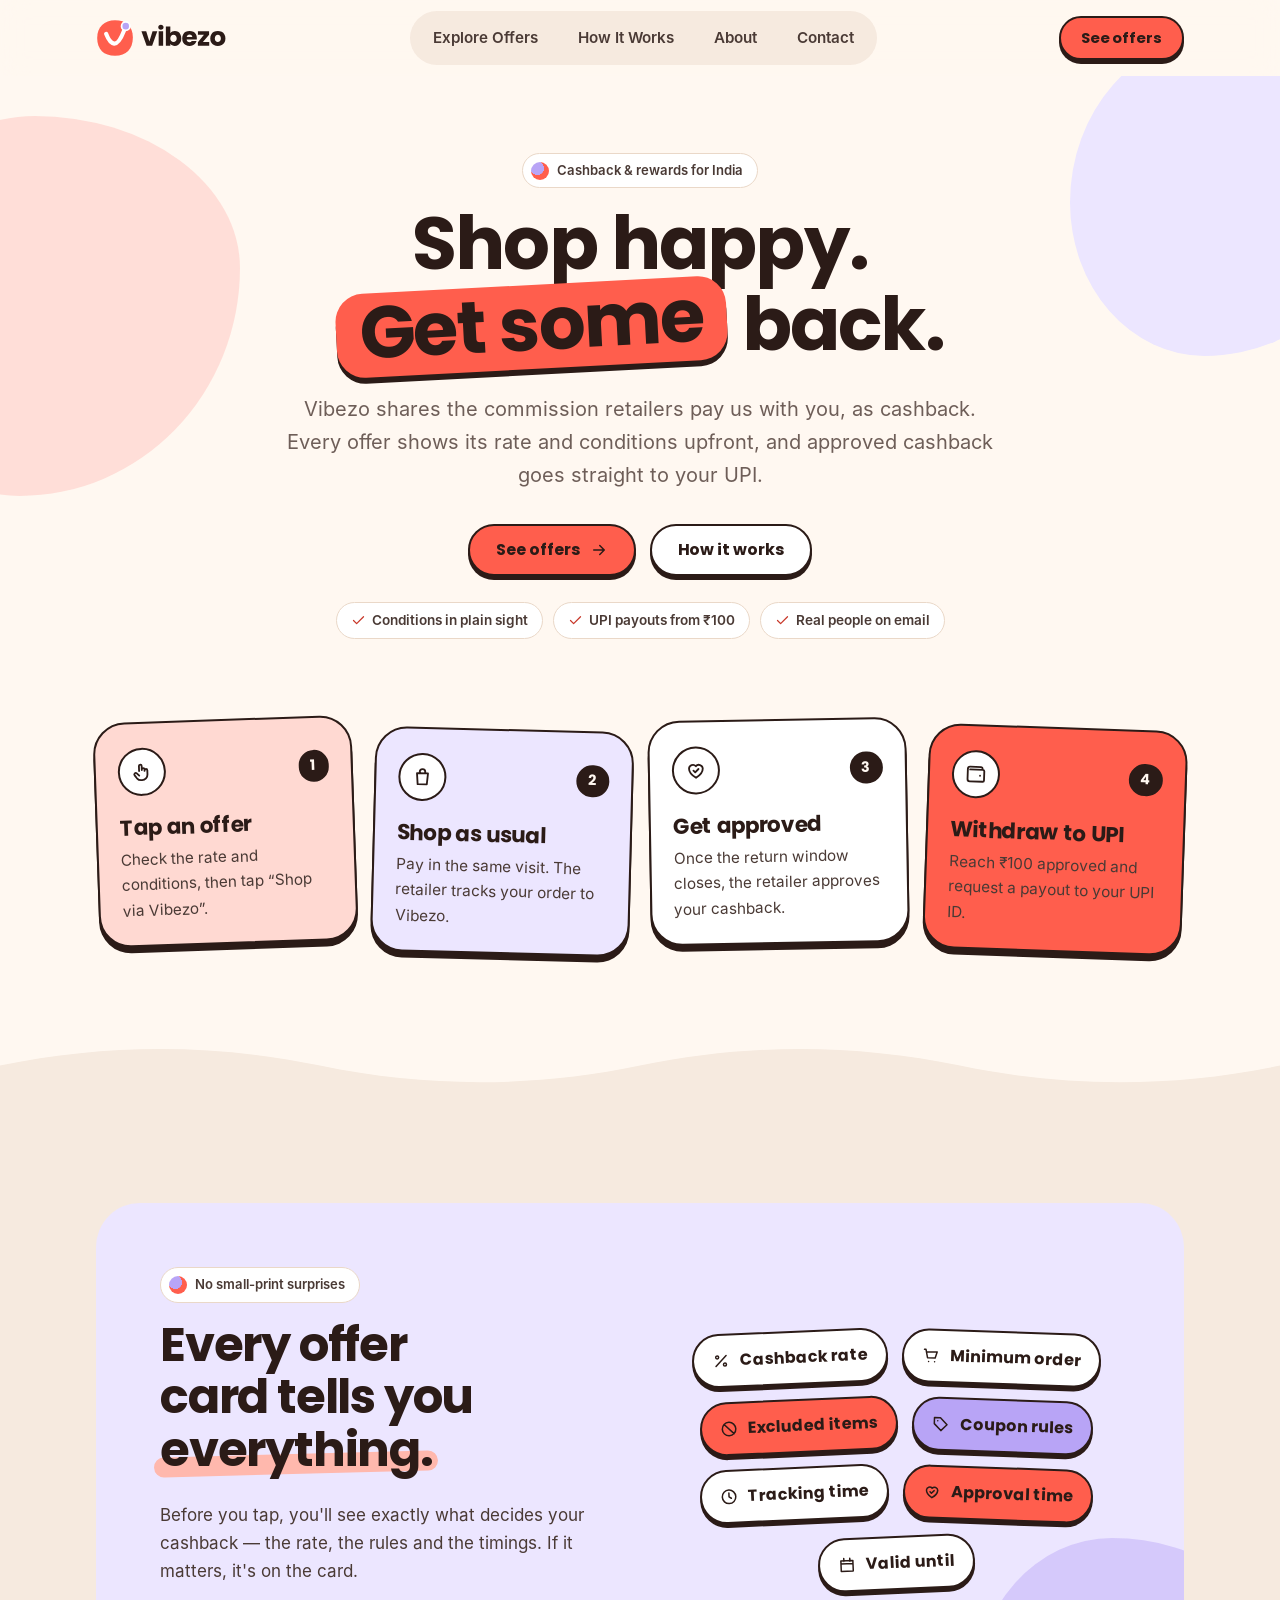
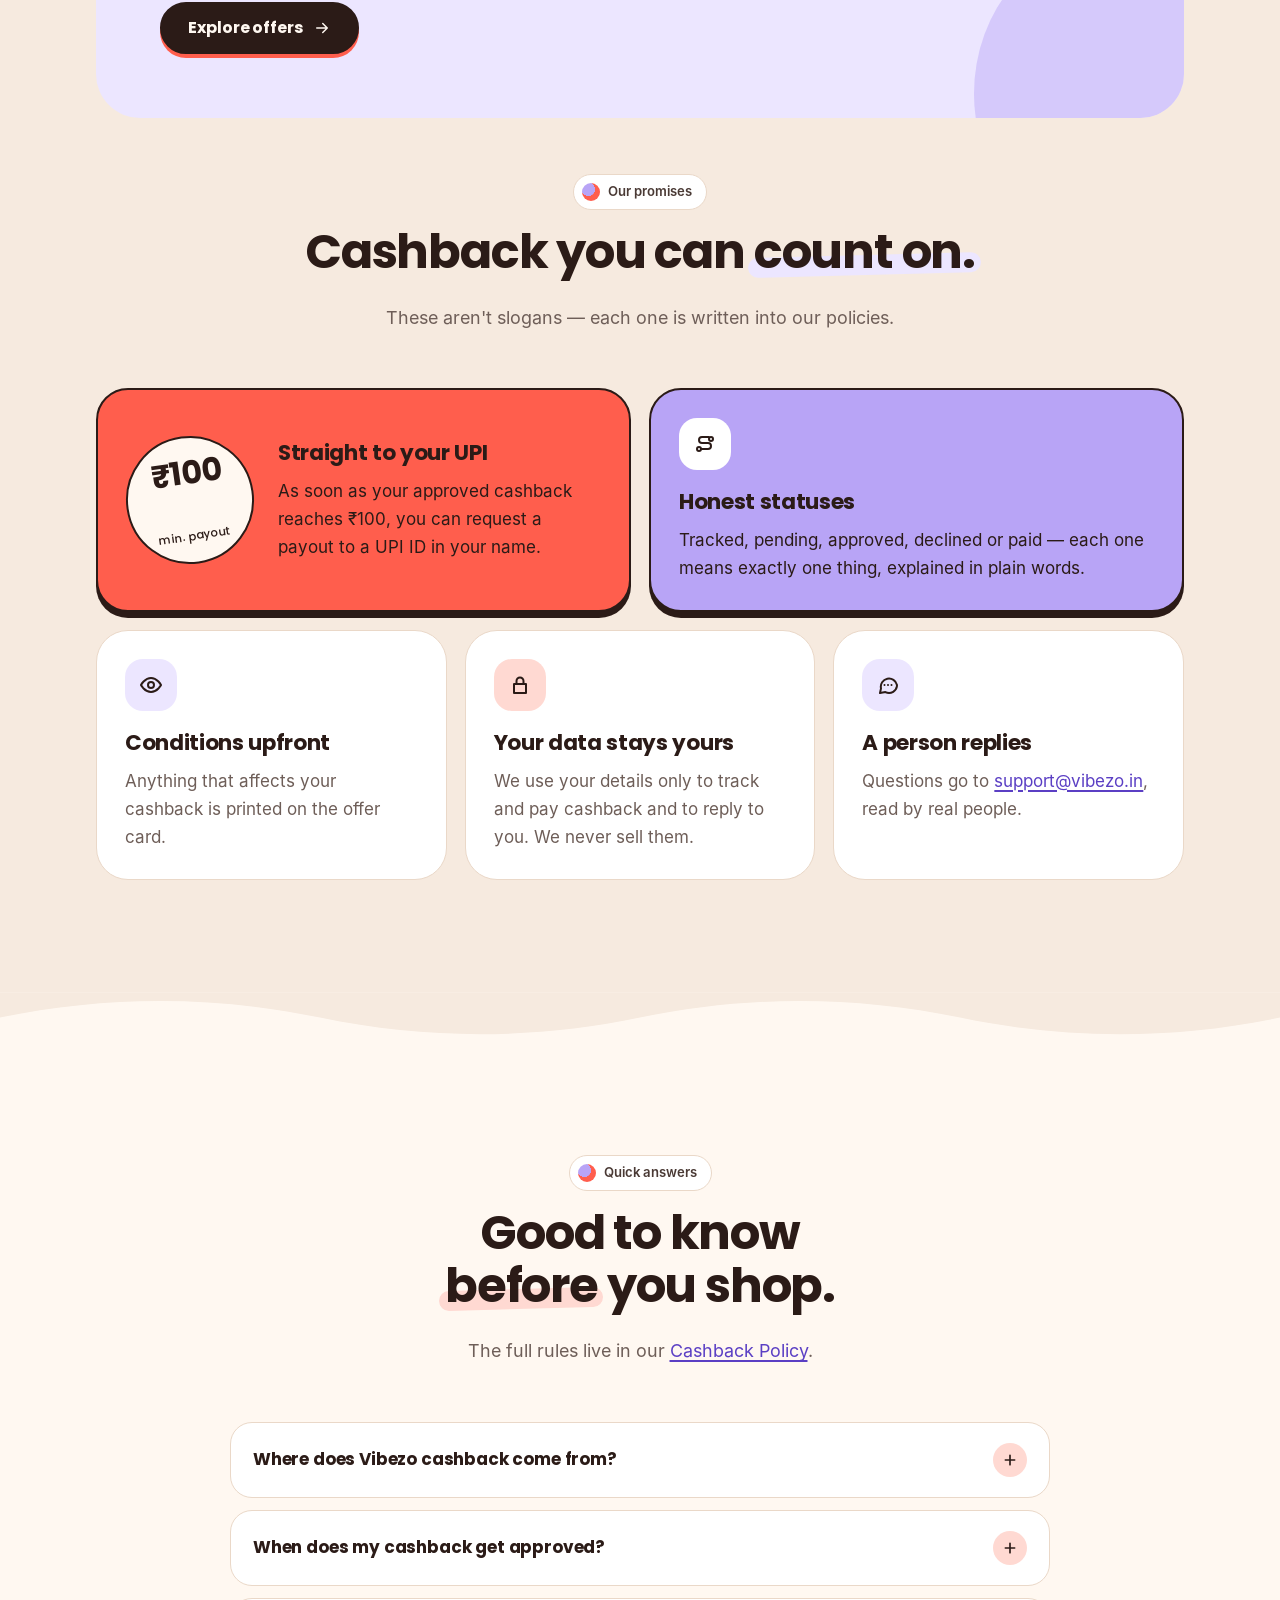
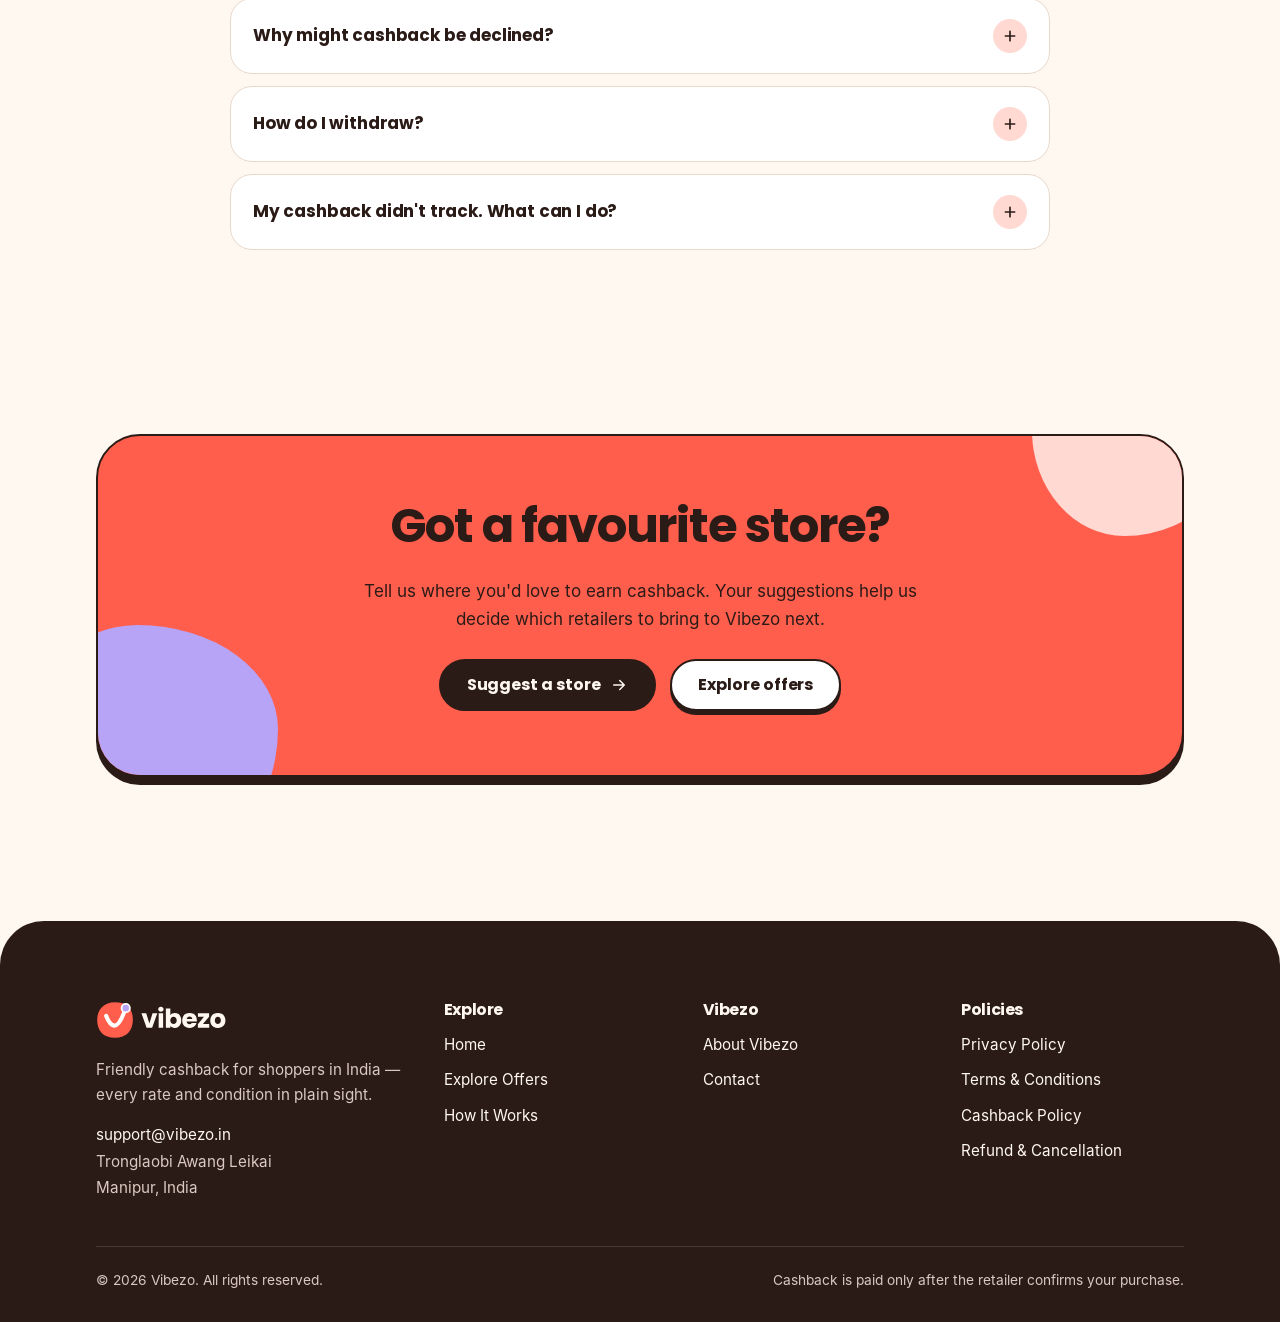
<file: index.html>
<!DOCTYPE html>
<html lang="en-IN" class="no-js">
<head>
  <meta charset="utf-8">
  <meta name="viewport" content="width=device-width, initial-scale=1, viewport-fit=cover">
  <title>Vibezo — Friendly cashback with every condition in plain sight</title>
  <meta name="description" content="Vibezo is an Indian cashback and rewards platform. Clear rates, every condition upfront, honest statuses and UPI payouts from ₹100.">
  <meta name="robots" content="index, follow, max-image-preview:large">
  <link rel="canonical" href="https://vibezo.in/">
  <meta name="theme-color" content="#ff5e4d">
  <meta name="color-scheme" content="light">
  <meta name="referrer" content="strict-origin-when-cross-origin">
  <meta name="format-detection" content="telephone=no">

  <meta property="og:type" content="website">
  <meta property="og:site_name" content="Vibezo">
  <meta property="og:locale" content="en_IN">
  <meta property="og:title" content="Vibezo — Friendly cashback with every condition in plain sight">
  <meta property="og:description" content="Vibezo is an Indian cashback and rewards platform. Clear rates, every condition upfront, honest statuses and UPI payouts from ₹100.">
  <meta property="og:url" content="https://vibezo.in/">
  <meta property="og:image" content="https://vibezo.in/assets/img/og-image.png">
  <meta property="og:image:width" content="1200">
  <meta property="og:image:height" content="630">
  <meta property="og:image:alt" content="Vibezo — friendly cashback with clear conditions">
  <meta name="twitter:card" content="summary_large_image">
  <meta name="twitter:title" content="Vibezo — Friendly cashback with every condition in plain sight">
  <meta name="twitter:description" content="Vibezo is an Indian cashback and rewards platform. Clear rates, every condition upfront, honest statuses and UPI payouts from ₹100.">
  <meta name="twitter:image" content="https://vibezo.in/assets/img/og-image.png">

  <link rel="icon" href="favicon.ico" sizes="any">
  <link rel="icon" href="assets/img/favicon.svg" type="image/svg+xml">
  <link rel="apple-touch-icon" href="assets/img/apple-touch-icon.png">
  <link rel="manifest" href="site.webmanifest">
  <link rel="stylesheet" href="assets/css/styles.css">
  <script type="application/ld+json">{"@context": "https://schema.org", "@type": "Organization", "name": "Vibezo", "url": "https://vibezo.in/", "logo": "https://vibezo.in/assets/img/icon-512.png", "email": "support@vibezo.in", "address": {"@type": "PostalAddress", "streetAddress": "Tronglaobi Awang Leikai", "addressRegion": "Manipur", "addressCountry": "IN"}}</script>
  <script type="application/ld+json">{"@context": "https://schema.org", "@type": "FAQPage", "mainEntity": [{"@type": "Question", "name": "Where does Vibezo cashback come from?", "acceptedAnswer": {"@type": "Answer", "text": "Retailers pay Vibezo a commission when you shop through our link. We share part of that commission with you as cashback, at the rate shown on each offer."}}, {"@type": "Question", "name": "When does my cashback get approved?", "acceptedAnswer": {"@type": "Answer", "text": "After the retailer confirms your order — usually once its return or cancellation window has closed. Each offer shows that retailer's usual approval time."}}, {"@type": "Question", "name": "Why might cashback be declined?", "acceptedAnswer": {"@type": "Answer", "text": "Most often because the order was cancelled, returned or refunded, a coupon wasn't allowed, or the order didn't meet the offer's conditions. Our Cashback Policy lists every reason."}}, {"@type": "Question", "name": "How do I withdraw?", "acceptedAnswer": {"@type": "Answer", "text": "When your approved cashback reaches ₹100, request a payout to a UPI ID in your own name. UPI is the only payout method."}}, {"@type": "Question", "name": "My cashback didn't track. What can I do?", "acceptedAnswer": {"@type": "Answer", "text": "Wait until the offer's tracking time has passed, then send us your order ID, order date, amount and the retailer's confirmation email. We'll take it up with the retailer."}}]}</script>
</head>
<body>
<a class="skip-link" href="#main">Skip to content</a>
<header class="site-header">
  <div class="wrap header-inner">
    <a class="brand" href="index.html" aria-label="Vibezo home">
      <img src="assets/img/logo.svg" alt="Vibezo" width="222" height="64">
    </a>
    <nav class="nav-pill" aria-label="Main">
      <a href="offers.html">Explore Offers</a>
      <a href="how-it-works.html">How It Works</a>
      <a href="about.html">About</a>
      <a href="contact.html">Contact</a>
    </nav>
    <div class="header-actions">
      <a class="btn btn--sm" href="offers.html">See offers</a>
      <button class="menu-btn" type="button" aria-expanded="false" aria-controls="menu-sheet" aria-label="Open menu">
        <svg class="i-open" viewBox="0 0 24 24" fill="none" stroke="currentColor" stroke-width="2" stroke-linecap="round" stroke-linejoin="round" aria-hidden="true" focusable="false"><path d="M4 7h16M4 12h16M4 17h10"/></svg><svg class="i-close" viewBox="0 0 24 24" fill="none" stroke="currentColor" stroke-width="2" stroke-linecap="round" stroke-linejoin="round" aria-hidden="true" focusable="false"><path d="M6 6l12 12M18 6 6 18"/></svg><span class="lbl">Menu</span>
      </button>
    </div>
  </div>
  <nav class="menu-sheet" id="menu-sheet" aria-label="Mobile">
    <a class="sheet-link" href="index.html" aria-current="page"><span class="ico"><svg viewBox="0 0 24 24" fill="none" stroke="currentColor" stroke-width="2" stroke-linecap="round" stroke-linejoin="round" aria-hidden="true" focusable="false"><path d="M4 11 12 4l8 7 M6 9.5V20h12V9.5 M10 20v-5h4v5"/></svg></span>Home</a>
    <a class="sheet-link" href="offers.html"><span class="ico"><svg viewBox="0 0 24 24" fill="none" stroke="currentColor" stroke-width="2" stroke-linecap="round" stroke-linejoin="round" aria-hidden="true" focusable="false"><path d="M4 4h7v7H4z M13 4h7v7h-7z M4 13h7v7H4z M13 13h7v7h-7z"/></svg></span>Explore Offers</a>
    <a class="sheet-link" href="how-it-works.html"><span class="ico"><svg viewBox="0 0 24 24" fill="none" stroke="currentColor" stroke-width="2" stroke-linecap="round" stroke-linejoin="round" aria-hidden="true" focusable="false"><path d="M6 19a2 2 0 1 0 0-4 2 2 0 0 0 0 4z M18 9a2 2 0 1 0 0-4 2 2 0 0 0 0 4z M8 17h7a3 3 0 0 0 0-6H9a3 3 0 0 1 0-6h7"/></svg></span>How It Works</a>
    <a class="sheet-link" href="about.html"><span class="ico"><svg viewBox="0 0 24 24" fill="none" stroke="currentColor" stroke-width="2" stroke-linecap="round" stroke-linejoin="round" aria-hidden="true" focusable="false"><path d="M21 12a9 9 0 1 1-18 0 9 9 0 0 1 18 0z M8.5 14.5s1.3 2 3.5 2 3.5-2 3.5-2 M9 9.5h.01 M15 9.5h.01"/></svg></span>About</a>
    <a class="sheet-link" href="contact.html"><span class="ico"><svg viewBox="0 0 24 24" fill="none" stroke="currentColor" stroke-width="2" stroke-linecap="round" stroke-linejoin="round" aria-hidden="true" focusable="false"><path d="M4.5 5h15A1.5 1.5 0 0 1 21 6.5v11a1.5 1.5 0 0 1-1.5 1.5h-15A1.5 1.5 0 0 1 3 17.5v-11A1.5 1.5 0 0 1 4.5 5z M3.5 6.5 12 13l8.5-6.5"/></svg></span>Contact</a>
    <div class="sheet-legal">
      <a href="privacy-policy.html">Privacy Policy</a>
      <a href="terms.html">Terms &amp; Conditions</a>
      <a href="cashback-policy.html">Cashback Policy</a>
      <a href="refund-policy.html">Refund &amp; Cancellation</a>
    </div>
  </nav>
</header>
<main id="main">
  <section class="hero">
    <div class="blob blob--a" aria-hidden="true"></div>
    <div class="blob blob--b" aria-hidden="true"></div>
    <div class="wrap hero-inner">
      <span class="eyebrow">Cashback &amp; rewards for India</span>
      <h1>Shop happy. <span class="sticker">Get some</span> back.</h1>
      <p class="hero-lede">Vibezo shares the commission retailers pay us with you, as cashback. Every offer shows its rate and conditions upfront, and approved cashback goes straight to your UPI.</p>
      <div class="btn-row btn-row--center">
        <a class="btn" href="offers.html">See offers <svg viewBox="0 0 24 24" fill="none" stroke="currentColor" stroke-width="2" stroke-linecap="round" stroke-linejoin="round" aria-hidden="true" focusable="false"><path d="M5 12h14M13 6l6 6-6 6"/></svg></a>
        <a class="btn btn--light" href="how-it-works.html">How it works</a>
      </div>
      <div class="hero-chips">
        <span class="chip"><svg viewBox="0 0 24 24" fill="none" stroke="currentColor" stroke-width="2" stroke-linecap="round" stroke-linejoin="round" aria-hidden="true" focusable="false"><path d="M20 6 9 17l-5-5"/></svg> Conditions in plain sight</span>
        <span class="chip"><svg viewBox="0 0 24 24" fill="none" stroke="currentColor" stroke-width="2" stroke-linecap="round" stroke-linejoin="round" aria-hidden="true" focusable="false"><path d="M20 6 9 17l-5-5"/></svg> UPI payouts from ₹100</span>
        <span class="chip"><svg viewBox="0 0 24 24" fill="none" stroke="currentColor" stroke-width="2" stroke-linecap="round" stroke-linejoin="round" aria-hidden="true" focusable="false"><path d="M20 6 9 17l-5-5"/></svg> Real people on email</span>
      </div>

      <ol class="journey" aria-label="How Vibezo cashback works">
        <li class="j-card pop"><div class="j-top"><span class="j-ico"><svg viewBox="0 0 24 24" fill="none" stroke="currentColor" stroke-width="2" stroke-linecap="round" stroke-linejoin="round" aria-hidden="true" focusable="false"><path d="M9 11V5.5a1.5 1.5 0 0 1 3 0V10 M12 9.5a1.5 1.5 0 0 1 3 0V11 M15 10.5a1.5 1.5 0 0 1 3 0V15a6 6 0 0 1-6 6h-1a6 6 0 0 1-4.6-2.2L4 15.5a1.6 1.6 0 0 1 2.4-2.1L9 16"/></svg></span><span class="j-num">1</span></div><h3>Tap an offer</h3><p>Check the rate and conditions, then tap “Shop via Vibezo”.</p></li>
        <li class="j-card pop"><div class="j-top"><span class="j-ico"><svg viewBox="0 0 24 24" fill="none" stroke="currentColor" stroke-width="2" stroke-linecap="round" stroke-linejoin="round" aria-hidden="true" focusable="false"><path d="M6 8h12l-1 12H7L6 8z M9 8V6.5a3 3 0 0 1 6 0V8"/></svg></span><span class="j-num">2</span></div><h3>Shop as usual</h3><p>Pay in the same visit. The retailer tracks your order to Vibezo.</p></li>
        <li class="j-card pop"><div class="j-top"><span class="j-ico"><svg viewBox="0 0 24 24" fill="none" stroke="currentColor" stroke-width="2" stroke-linecap="round" stroke-linejoin="round" aria-hidden="true" focusable="false"><path d="M12 20s-7.5-4.6-7.5-10A4.3 4.3 0 0 1 12 7.4 4.3 4.3 0 0 1 19.5 10c0 5.4-7.5 10-7.5 10z M9.3 12.2l1.9 1.9 3.6-3.6"/></svg></span><span class="j-num">3</span></div><h3>Get approved</h3><p>Once the return window closes, the retailer approves your cashback.</p></li>
        <li class="j-card pop"><div class="j-top"><span class="j-ico"><svg viewBox="0 0 24 24" fill="none" stroke="currentColor" stroke-width="2" stroke-linecap="round" stroke-linejoin="round" aria-hidden="true" focusable="false"><path d="M19 7V5.5A1.5 1.5 0 0 0 17.5 4h-12A2.5 2.5 0 0 0 3 6.5v11A2.5 2.5 0 0 0 5.5 20h14a1.5 1.5 0 0 0 1.5-1.5v-10A1.5 1.5 0 0 0 19.5 7H5.5 M16.5 13.5h.01"/></svg></span><span class="j-num">4</span></div><h3>Withdraw to UPI</h3><p>Reach ₹100 approved and request a payout to your UPI ID.</p></li>
      </ol>
    </div>
  </section>

  <svg class="wave" viewBox="0 0 1440 60" preserveAspectRatio="none" aria-hidden="true" focusable="false"><path fill="currentColor" d="M0 60V30c120-26 240-26 360 0s240 26 360 0 240-26 360 0 240 26 360 0v30z"/></svg>
  <section class="section section--sand">
    <div class="wrap">
      <div class="promise pop">
        <div class="blob" aria-hidden="true"></div>
        <div>
          <span class="eyebrow">No small-print surprises</span>
          <h2>Every offer card tells you <span class="hl">everything.</span></h2>
          <p>Before you tap, you'll see exactly what decides your cashback — the rate, the rules and the timings. If it matters, it's on the card.</p>
          <a class="btn btn--dark" href="offers.html">Explore offers <svg viewBox="0 0 24 24" fill="none" stroke="currentColor" stroke-width="2" stroke-linecap="round" stroke-linejoin="round" aria-hidden="true" focusable="false"><path d="M5 12h14M13 6l6 6-6 6"/></svg></a>
        </div>
        <ul class="sticker-cloud" aria-label="What every offer card shows">
          <li><svg viewBox="0 0 24 24" fill="none" stroke="currentColor" stroke-width="2" stroke-linecap="round" stroke-linejoin="round" aria-hidden="true" focusable="false"><path d="M19 5 5 19 M7 9a2 2 0 1 0 0-4 2 2 0 0 0 0 4z M17 19a2 2 0 1 0 0-4 2 2 0 0 0 0 4z"/></svg> Cashback rate</li>
          <li><svg viewBox="0 0 24 24" fill="none" stroke="currentColor" stroke-width="2" stroke-linecap="round" stroke-linejoin="round" aria-hidden="true" focusable="false"><path d="M3 4h2l2.4 11h10.2L20 7H6.2 M9 20h.01 M17 20h.01"/></svg> Minimum order</li>
          <li><svg viewBox="0 0 24 24" fill="none" stroke="currentColor" stroke-width="2" stroke-linecap="round" stroke-linejoin="round" aria-hidden="true" focusable="false"><path d="M21 12a9 9 0 1 1-18 0 9 9 0 0 1 18 0z M5.6 5.6l12.8 12.8"/></svg> Excluded items</li>
          <li><svg viewBox="0 0 24 24" fill="none" stroke="currentColor" stroke-width="2" stroke-linecap="round" stroke-linejoin="round" aria-hidden="true" focusable="false"><path d="M3 12V4h8l9 9-8 8-9-9z M7.5 8h.01"/></svg> Coupon rules</li>
          <li><svg viewBox="0 0 24 24" fill="none" stroke="currentColor" stroke-width="2" stroke-linecap="round" stroke-linejoin="round" aria-hidden="true" focusable="false"><path d="M21 12a9 9 0 1 1-18 0 9 9 0 0 1 18 0z M12 7v5l3 2"/></svg> Tracking time</li>
          <li><svg viewBox="0 0 24 24" fill="none" stroke="currentColor" stroke-width="2" stroke-linecap="round" stroke-linejoin="round" aria-hidden="true" focusable="false"><path d="M12 20s-7.5-4.6-7.5-10A4.3 4.3 0 0 1 12 7.4 4.3 4.3 0 0 1 19.5 10c0 5.4-7.5 10-7.5 10z M9.3 12.2l1.9 1.9 3.6-3.6"/></svg> Approval time</li>
          <li><svg viewBox="0 0 24 24" fill="none" stroke="currentColor" stroke-width="2" stroke-linecap="round" stroke-linejoin="round" aria-hidden="true" focusable="false"><path d="M4 6h16v14H4z M4 10h16 M8 3v4 M16 3v4"/></svg> Valid until</li>
        </ul>
      </div>

      <div class="head mt-l pop">
        <span class="eyebrow">Our promises</span>
        <h2>Cashback you can <span class="hl hl--lav">count on.</span></h2>
        <p>These aren't slogans — each one is written into our policies.</p>
      </div>
      <div class="bento">
        <div class="tile tile--big pop">
          <div class="badge">₹100<small>min. payout</small></div>
          <div><h3>Straight to your UPI</h3><p>As soon as your approved cashback reaches ₹100, you can request a payout to a UPI ID in your name.</p></div>
        </div>
        <div class="tile tile--lav pop">
          <div class="t-ico"><svg viewBox="0 0 24 24" fill="none" stroke="currentColor" stroke-width="2" stroke-linecap="round" stroke-linejoin="round" aria-hidden="true" focusable="false"><path d="M6 19a2 2 0 1 0 0-4 2 2 0 0 0 0 4z M18 9a2 2 0 1 0 0-4 2 2 0 0 0 0 4z M8 17h7a3 3 0 0 0 0-6H9a3 3 0 0 1 0-6h7"/></svg></div>
          <h3>Honest statuses</h3>
          <p>Tracked, pending, approved, declined or paid — each one means exactly one thing, explained in plain words.</p>
        </div>
        <div class="tile pop">
          <div class="t-ico"><svg viewBox="0 0 24 24" fill="none" stroke="currentColor" stroke-width="2" stroke-linecap="round" stroke-linejoin="round" aria-hidden="true" focusable="false"><path d="M2 12s3.6-7 10-7 10 7 10 7-3.6 7-10 7S2 12 2 12z M15 12a3 3 0 1 1-6 0 3 3 0 0 1 6 0z"/></svg></div>
          <h3>Conditions upfront</h3>
          <p>Anything that affects your cashback is printed on the offer card.</p>
        </div>
        <div class="tile pop">
          <div class="t-ico"><svg viewBox="0 0 24 24" fill="none" stroke="currentColor" stroke-width="2" stroke-linecap="round" stroke-linejoin="round" aria-hidden="true" focusable="false"><path d="M6 11h12v9H6z M8.5 11V8a3.5 3.5 0 0 1 7 0v3"/></svg></div>
          <h3>Your data stays yours</h3>
          <p>We use your details only to track and pay cashback and to reply to you. We never sell them.</p>
        </div>
        <div class="tile pop">
          <div class="t-ico"><svg viewBox="0 0 24 24" fill="none" stroke="currentColor" stroke-width="2" stroke-linecap="round" stroke-linejoin="round" aria-hidden="true" focusable="false"><path d="M21 12a8 8 0 0 1-11.6 7.1L4 20l1-4.6A8 8 0 1 1 21 12z M8.5 12h.01 M12 12h.01 M15.5 12h.01"/></svg></div>
          <h3>A person replies</h3>
          <p>Questions go to <a href="mailto:support@vibezo.in">support@vibezo.in</a>, read by real people.</p>
        </div>
      </div>
    </div>
  </section>
  <svg class="wave wave--down" viewBox="0 0 1440 60" preserveAspectRatio="none" aria-hidden="true" focusable="false"><path fill="currentColor" d="M0 60V30c120-26 240-26 360 0s240 26 360 0 240-26 360 0 240 26 360 0v30z"/></svg>

  <section class="section">
    <div class="wrap">
      <div class="head pop">
        <span class="eyebrow">Quick answers</span>
        <h2>Good to know <span class="hl">before</span> you shop.</h2>
        <p>The full rules live in our <a href="cashback-policy.html">Cashback Policy</a>.</p>
      </div>
      <div class="faq">
        <details class="pop">
          <summary>Where does Vibezo cashback come from?</summary>
          <div class="faq-a"><p>Retailers pay Vibezo a commission when you shop through our link. We share part of that commission with you as cashback, at the rate shown on each offer.</p></div>
        </details>
        <details class="pop">
          <summary>When does my cashback get approved?</summary>
          <div class="faq-a"><p>After the retailer confirms your order — usually once its return or cancellation window has closed. Each offer shows that retailer's usual approval time.</p></div>
        </details>
        <details class="pop">
          <summary>Why might cashback be declined?</summary>
          <div class="faq-a"><p>Most often because the order was cancelled, returned or refunded, a coupon wasn't allowed, or the order didn't meet the offer's conditions. Our <a href="cashback-policy.html">Cashback Policy</a> lists every reason.</p></div>
        </details>
        <details class="pop">
          <summary>How do I withdraw?</summary>
          <div class="faq-a"><p>When your approved cashback reaches ₹100, request a payout to a UPI ID in your own name. UPI is the only payout method.</p></div>
        </details>
        <details class="pop">
          <summary>My cashback didn&#x27;t track. What can I do?</summary>
          <div class="faq-a"><p>Wait until the offer's tracking time has passed, then <a href="contact.html?topic=missing">send us</a> your order ID, order date, amount and the retailer's confirmation email. We'll take it up with the retailer.</p></div>
        </details>
      </div>
    </div>
  </section>

  <section class="section section--tight">
    <div class="wrap">
      <div class="cta pop">
        <div class="blob" aria-hidden="true"></div><div class="blob blob--2" aria-hidden="true"></div>
        <h2>Got a favourite store?</h2>
        <p>Tell us where you'd love to earn cashback. Your suggestions help us decide which retailers to bring to Vibezo next.</p>
        <div class="btn-row btn-row--center">
          <a class="btn btn--dark" href="contact.html?topic=store">Suggest a store <svg viewBox="0 0 24 24" fill="none" stroke="currentColor" stroke-width="2" stroke-linecap="round" stroke-linejoin="round" aria-hidden="true" focusable="false"><path d="M5 12h14M13 6l6 6-6 6"/></svg></a>
          <a class="btn btn--light" href="offers.html">Explore offers</a>
        </div>
      </div>
    </div>
  </section>
</main>
<footer class="site-footer">
  <div class="wrap">
    <div class="footer-grid">
      <div class="footer-about">
        <a href="index.html" aria-label="Vibezo home"><img src="assets/img/logo-light.svg" alt="Vibezo" width="222" height="64"></a>
        <p>Friendly cashback for shoppers in India — every rate and condition in plain sight.</p>
        <address>
          <a href="mailto:support@vibezo.in">support@vibezo.in</a><br>
          Tronglaobi Awang Leikai<br>Manipur, India
        </address>
      </div>
      <nav class="footer-col" aria-label="Explore">
        <h2>Explore</h2>
        <ul>
          <li><a href="index.html">Home</a></li>
          <li><a href="offers.html">Explore Offers</a></li>
          <li><a href="how-it-works.html">How It Works</a></li>
        </ul>
      </nav>
      <nav class="footer-col" aria-label="Vibezo">
        <h2>Vibezo</h2>
        <ul>
          <li><a href="about.html">About Vibezo</a></li>
          <li><a href="contact.html">Contact</a></li>
        </ul>
      </nav>
      <nav class="footer-col" aria-label="Policies">
        <h2>Policies</h2>
        <ul>
          <li><a href="privacy-policy.html">Privacy Policy</a></li>
          <li><a href="terms.html">Terms &amp; Conditions</a></li>
          <li><a href="cashback-policy.html">Cashback Policy</a></li>
          <li><a href="refund-policy.html">Refund &amp; Cancellation</a></li>
        </ul>
      </nav>
    </div>
    <div class="footer-base">
      <p>&copy; <span data-year>2026</span> Vibezo. All rights reserved.</p>
      <p>Cashback is paid only after the retailer confirms your purchase.</p>
    </div>
  </div>
</footer>
<script src="assets/js/main.js" defer></script>
</body>
</html>
</file>
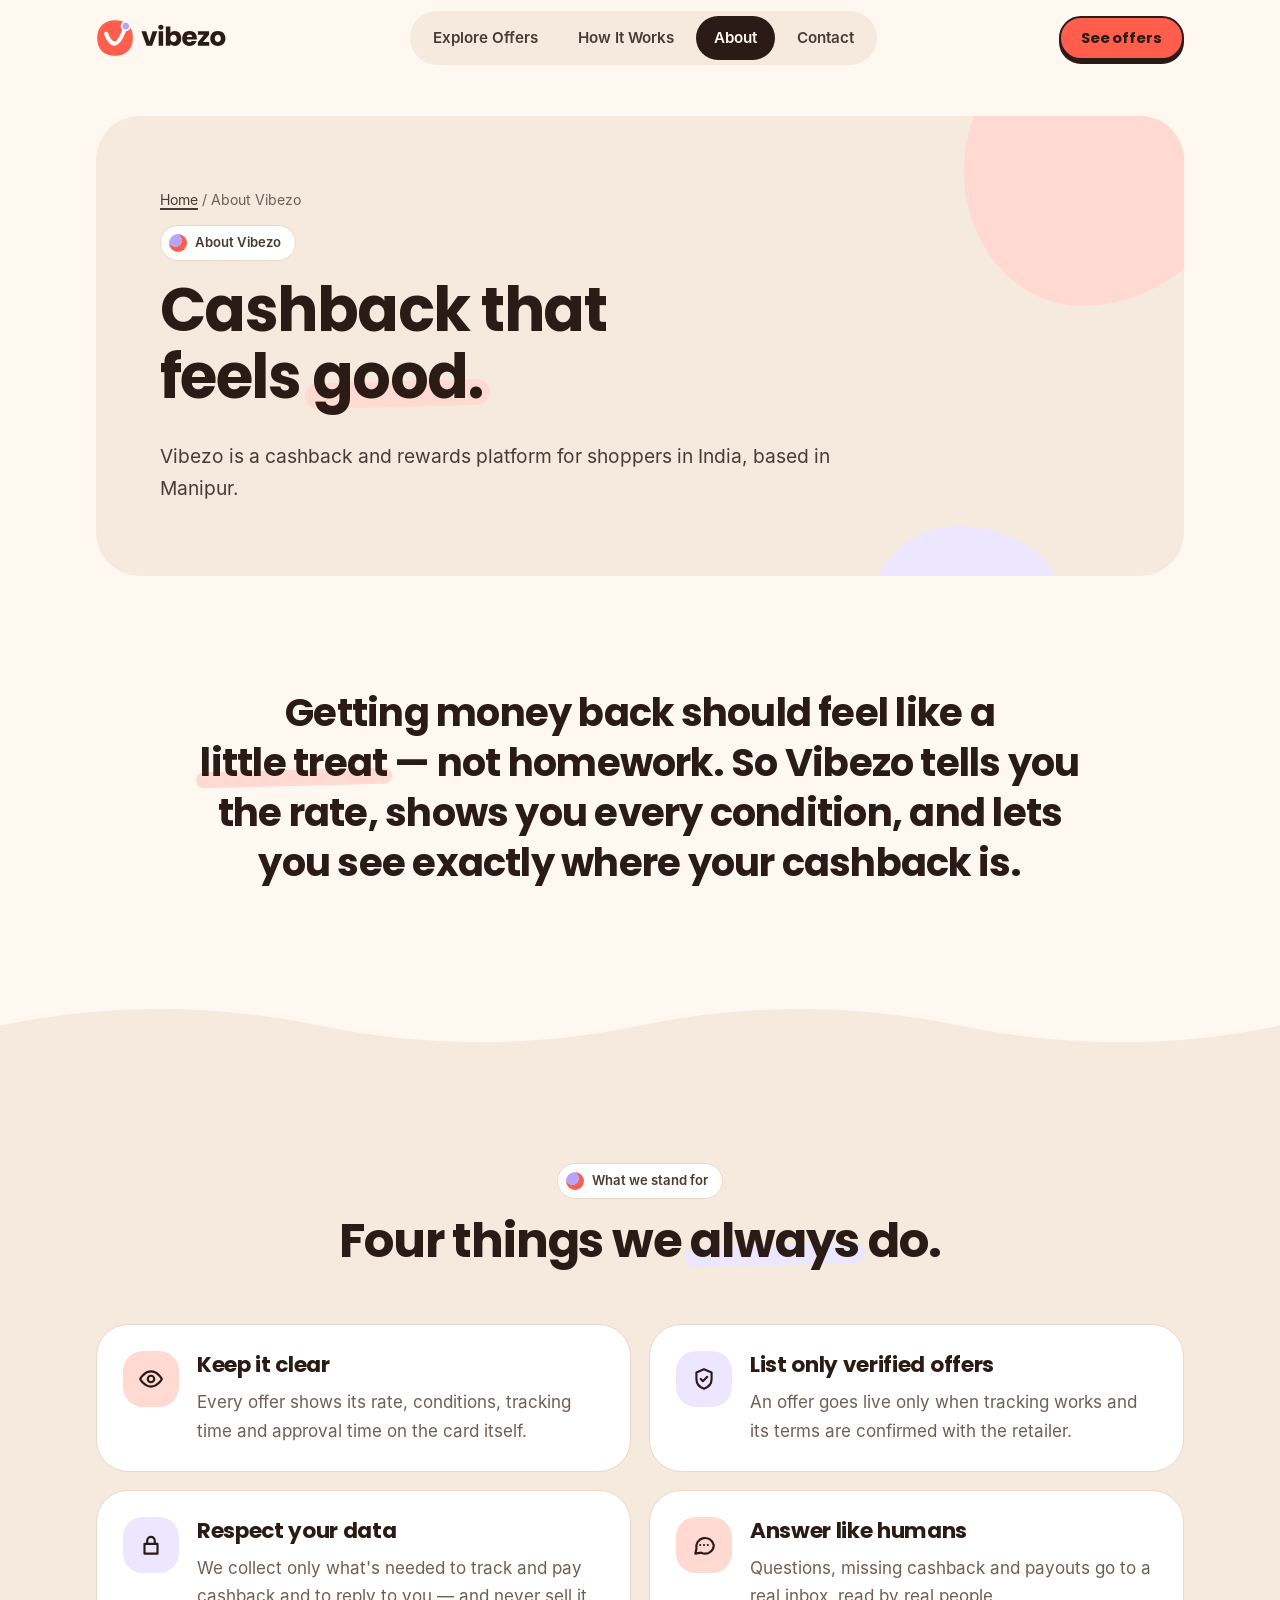
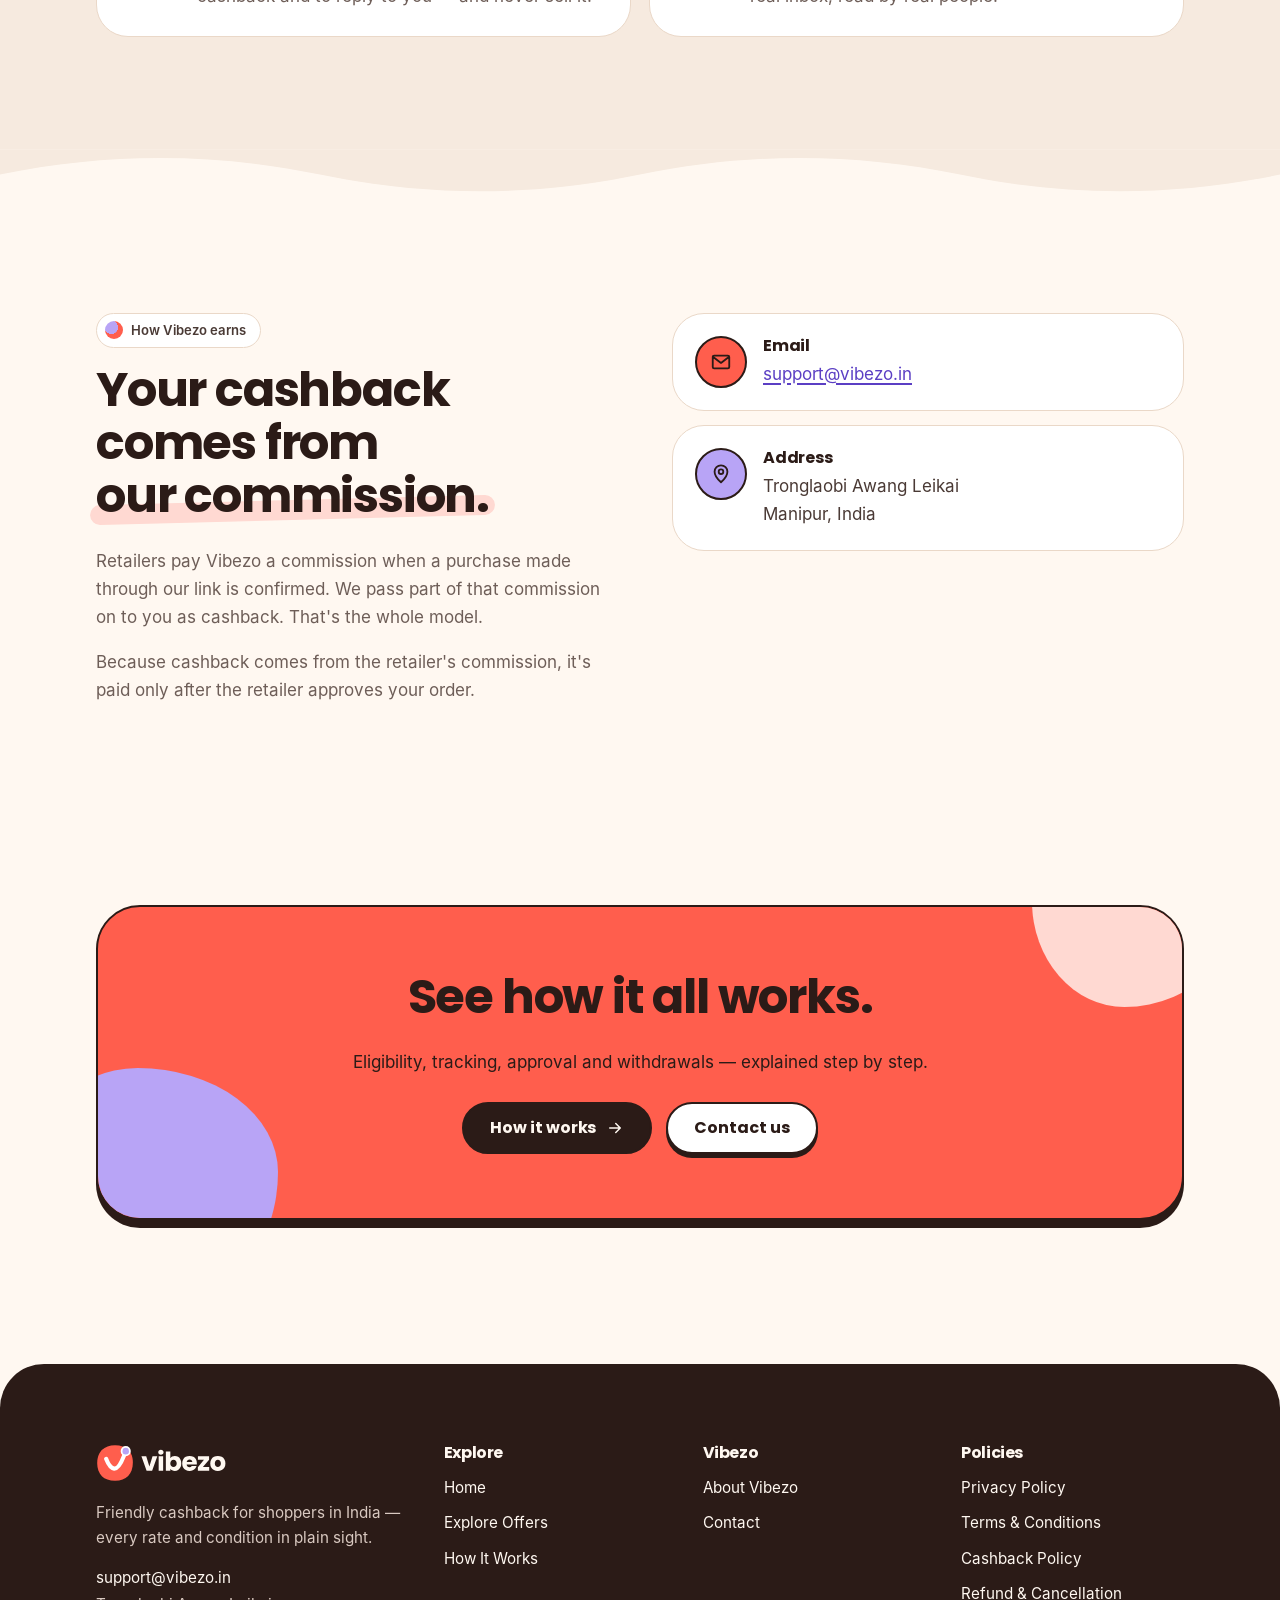
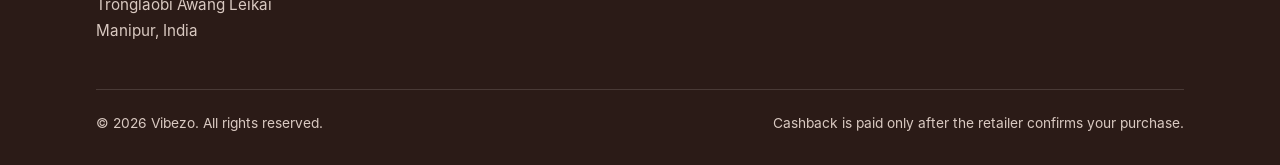
<file: about.html>
<!DOCTYPE html>
<html lang="en-IN" class="no-js">
<head>
  <meta charset="utf-8">
  <meta name="viewport" content="width=device-width, initial-scale=1, viewport-fit=cover">
  <title>About Vibezo | Vibezo</title>
  <meta name="description" content="Vibezo is a cashback and rewards platform for shoppers in India, based in Manipur. Built on clear rates, upfront conditions and honest statuses.">
  <meta name="robots" content="index, follow, max-image-preview:large">
  <link rel="canonical" href="https://vibezo.in/about.html">
  <meta name="theme-color" content="#ff5e4d">
  <meta name="color-scheme" content="light">
  <meta name="referrer" content="strict-origin-when-cross-origin">
  <meta name="format-detection" content="telephone=no">

  <meta property="og:type" content="website">
  <meta property="og:site_name" content="Vibezo">
  <meta property="og:locale" content="en_IN">
  <meta property="og:title" content="About Vibezo | Vibezo">
  <meta property="og:description" content="Vibezo is a cashback and rewards platform for shoppers in India, based in Manipur. Built on clear rates, upfront conditions and honest statuses.">
  <meta property="og:url" content="https://vibezo.in/about.html">
  <meta property="og:image" content="https://vibezo.in/assets/img/og-image.png">
  <meta property="og:image:width" content="1200">
  <meta property="og:image:height" content="630">
  <meta property="og:image:alt" content="Vibezo — friendly cashback with clear conditions">
  <meta name="twitter:card" content="summary_large_image">
  <meta name="twitter:title" content="About Vibezo | Vibezo">
  <meta name="twitter:description" content="Vibezo is a cashback and rewards platform for shoppers in India, based in Manipur. Built on clear rates, upfront conditions and honest statuses.">
  <meta name="twitter:image" content="https://vibezo.in/assets/img/og-image.png">

  <link rel="icon" href="favicon.ico" sizes="any">
  <link rel="icon" href="assets/img/favicon.svg" type="image/svg+xml">
  <link rel="apple-touch-icon" href="assets/img/apple-touch-icon.png">
  <link rel="manifest" href="site.webmanifest">
  <link rel="stylesheet" href="assets/css/styles.css">
</head>
<body>
<a class="skip-link" href="#main">Skip to content</a>
<header class="site-header">
  <div class="wrap header-inner">
    <a class="brand" href="index.html" aria-label="Vibezo home">
      <img src="assets/img/logo.svg" alt="Vibezo" width="222" height="64">
    </a>
    <nav class="nav-pill" aria-label="Main">
      <a href="offers.html">Explore Offers</a>
      <a href="how-it-works.html">How It Works</a>
      <a href="about.html" aria-current="page">About</a>
      <a href="contact.html">Contact</a>
    </nav>
    <div class="header-actions">
      <a class="btn btn--sm" href="offers.html">See offers</a>
      <button class="menu-btn" type="button" aria-expanded="false" aria-controls="menu-sheet" aria-label="Open menu">
        <svg class="i-open" viewBox="0 0 24 24" fill="none" stroke="currentColor" stroke-width="2" stroke-linecap="round" stroke-linejoin="round" aria-hidden="true" focusable="false"><path d="M4 7h16M4 12h16M4 17h10"/></svg><svg class="i-close" viewBox="0 0 24 24" fill="none" stroke="currentColor" stroke-width="2" stroke-linecap="round" stroke-linejoin="round" aria-hidden="true" focusable="false"><path d="M6 6l12 12M18 6 6 18"/></svg><span class="lbl">Menu</span>
      </button>
    </div>
  </div>
  <nav class="menu-sheet" id="menu-sheet" aria-label="Mobile">
    <a class="sheet-link" href="index.html"><span class="ico"><svg viewBox="0 0 24 24" fill="none" stroke="currentColor" stroke-width="2" stroke-linecap="round" stroke-linejoin="round" aria-hidden="true" focusable="false"><path d="M4 11 12 4l8 7 M6 9.5V20h12V9.5 M10 20v-5h4v5"/></svg></span>Home</a>
    <a class="sheet-link" href="offers.html"><span class="ico"><svg viewBox="0 0 24 24" fill="none" stroke="currentColor" stroke-width="2" stroke-linecap="round" stroke-linejoin="round" aria-hidden="true" focusable="false"><path d="M4 4h7v7H4z M13 4h7v7h-7z M4 13h7v7H4z M13 13h7v7h-7z"/></svg></span>Explore Offers</a>
    <a class="sheet-link" href="how-it-works.html"><span class="ico"><svg viewBox="0 0 24 24" fill="none" stroke="currentColor" stroke-width="2" stroke-linecap="round" stroke-linejoin="round" aria-hidden="true" focusable="false"><path d="M6 19a2 2 0 1 0 0-4 2 2 0 0 0 0 4z M18 9a2 2 0 1 0 0-4 2 2 0 0 0 0 4z M8 17h7a3 3 0 0 0 0-6H9a3 3 0 0 1 0-6h7"/></svg></span>How It Works</a>
    <a class="sheet-link" href="about.html" aria-current="page"><span class="ico"><svg viewBox="0 0 24 24" fill="none" stroke="currentColor" stroke-width="2" stroke-linecap="round" stroke-linejoin="round" aria-hidden="true" focusable="false"><path d="M21 12a9 9 0 1 1-18 0 9 9 0 0 1 18 0z M8.5 14.5s1.3 2 3.5 2 3.5-2 3.5-2 M9 9.5h.01 M15 9.5h.01"/></svg></span>About</a>
    <a class="sheet-link" href="contact.html"><span class="ico"><svg viewBox="0 0 24 24" fill="none" stroke="currentColor" stroke-width="2" stroke-linecap="round" stroke-linejoin="round" aria-hidden="true" focusable="false"><path d="M4.5 5h15A1.5 1.5 0 0 1 21 6.5v11a1.5 1.5 0 0 1-1.5 1.5h-15A1.5 1.5 0 0 1 3 17.5v-11A1.5 1.5 0 0 1 4.5 5z M3.5 6.5 12 13l8.5-6.5"/></svg></span>Contact</a>
    <div class="sheet-legal">
      <a href="privacy-policy.html">Privacy Policy</a>
      <a href="terms.html">Terms &amp; Conditions</a>
      <a href="cashback-policy.html">Cashback Policy</a>
      <a href="refund-policy.html">Refund &amp; Cancellation</a>
    </div>
  </nav>
</header>
<main id="main">
  <section class="page-hero">
    <div class="wrap">
      <div class="page-hero-card">
        <div class="blob" aria-hidden="true"></div><div class="blob blob--2" aria-hidden="true"></div>
        <p class="crumbs"><a href="index.html">Home</a> / About Vibezo</p>
        <span class="eyebrow">About Vibezo</span>
        <h1>Cashback that feels <span class="hl">good.</span></h1>
        <p class="lede">Vibezo is a cashback and rewards platform for shoppers in India, based in Manipur.</p>
      </div>
    </div>
  </section>

  <section class="section">
    <div class="wrap">
      <p class="statement pop">Getting money back should feel like a <span class="hl">little treat</span> — not homework. So Vibezo tells you the rate, shows you every condition, and lets you see exactly where your cashback is.</p>
    </div>
  </section>

  <svg class="wave" viewBox="0 0 1440 60" preserveAspectRatio="none" aria-hidden="true" focusable="false"><path fill="currentColor" d="M0 60V30c120-26 240-26 360 0s240 26 360 0 240-26 360 0 240 26 360 0v30z"/></svg>
  <section class="section section--sand">
    <div class="wrap">
      <div class="head pop">
        <span class="eyebrow">What we stand for</span>
        <h2>Four things we <span class="hl hl--lav">always</span> do.</h2>
      </div>
      <div class="values">
        <div class="value pop"><div class="v-ico"><svg viewBox="0 0 24 24" fill="none" stroke="currentColor" stroke-width="2" stroke-linecap="round" stroke-linejoin="round" aria-hidden="true" focusable="false"><path d="M2 12s3.6-7 10-7 10 7 10 7-3.6 7-10 7S2 12 2 12z M15 12a3 3 0 1 1-6 0 3 3 0 0 1 6 0z"/></svg></div><div><h3>Keep it clear</h3><p>Every offer shows its rate, conditions, tracking time and approval time on the card itself.</p></div></div>
        <div class="value pop"><div class="v-ico"><svg viewBox="0 0 24 24" fill="none" stroke="currentColor" stroke-width="2" stroke-linecap="round" stroke-linejoin="round" aria-hidden="true" focusable="false"><path d="M12 3l7 3v6c0 4.4-3 7.6-7 9-4-1.4-7-4.6-7-9V6l7-3z M9 12l2 2 4-4"/></svg></div><div><h3>List only verified offers</h3><p>An offer goes live only when tracking works and its terms are confirmed with the retailer.</p></div></div>
        <div class="value pop"><div class="v-ico"><svg viewBox="0 0 24 24" fill="none" stroke="currentColor" stroke-width="2" stroke-linecap="round" stroke-linejoin="round" aria-hidden="true" focusable="false"><path d="M6 11h12v9H6z M8.5 11V8a3.5 3.5 0 0 1 7 0v3"/></svg></div><div><h3>Respect your data</h3><p>We collect only what's needed to track and pay cashback and to reply to you — and never sell it.</p></div></div>
        <div class="value pop"><div class="v-ico"><svg viewBox="0 0 24 24" fill="none" stroke="currentColor" stroke-width="2" stroke-linecap="round" stroke-linejoin="round" aria-hidden="true" focusable="false"><path d="M21 12a8 8 0 0 1-11.6 7.1L4 20l1-4.6A8 8 0 1 1 21 12z M8.5 12h.01 M12 12h.01 M15.5 12h.01"/></svg></div><div><h3>Answer like humans</h3><p>Questions, missing cashback and payouts go to a real inbox, read by real people.</p></div></div>
      </div>
    </div>
  </section>
  <svg class="wave wave--down" viewBox="0 0 1440 60" preserveAspectRatio="none" aria-hidden="true" focusable="false"><path fill="currentColor" d="M0 60V30c120-26 240-26 360 0s240 26 360 0 240-26 360 0 240 26 360 0v30z"/></svg>

  <section class="section">
    <div class="wrap split">
      <div class="pop">
        <span class="eyebrow">How Vibezo earns</span>
        <h2>Your cashback comes from <span class="hl">our commission.</span></h2>
        <p class="muted">Retailers pay Vibezo a commission when a purchase made through our link is confirmed. We pass part of that commission on to you as cashback. That's the whole model.</p>
        <p class="muted">Because cashback comes from the retailer's commission, it's paid only after the retailer approves your order.</p>
      </div>
      <div class="info-stack pop">
        <div class="info"><div class="i-ico"><svg viewBox="0 0 24 24" fill="none" stroke="currentColor" stroke-width="2" stroke-linecap="round" stroke-linejoin="round" aria-hidden="true" focusable="false"><path d="M4.5 5h15A1.5 1.5 0 0 1 21 6.5v11a1.5 1.5 0 0 1-1.5 1.5h-15A1.5 1.5 0 0 1 3 17.5v-11A1.5 1.5 0 0 1 4.5 5z M3.5 6.5 12 13l8.5-6.5"/></svg></div><div><h3>Email</h3><p><a href="mailto:support@vibezo.in">support@vibezo.in</a></p></div></div>
        <div class="info"><div class="i-ico"><svg viewBox="0 0 24 24" fill="none" stroke="currentColor" stroke-width="2" stroke-linecap="round" stroke-linejoin="round" aria-hidden="true" focusable="false"><path d="M12 21s-7-6.2-7-11.5a7 7 0 0 1 14 0C19 14.8 12 21 12 21z M14.5 9.5a2.5 2.5 0 1 1-5 0 2.5 2.5 0 0 1 5 0z"/></svg></div><div><h3>Address</h3><address><p>Tronglaobi Awang Leikai<br>Manipur, India</p></address></div></div>
      </div>
    </div>
  </section>

  <section class="section section--tight">
    <div class="wrap">
      <div class="cta pop">
        <div class="blob" aria-hidden="true"></div><div class="blob blob--2" aria-hidden="true"></div>
        <h2>See how it all works.</h2>
        <p>Eligibility, tracking, approval and withdrawals — explained step by step.</p>
        <div class="btn-row btn-row--center">
          <a class="btn btn--dark" href="how-it-works.html">How it works <svg viewBox="0 0 24 24" fill="none" stroke="currentColor" stroke-width="2" stroke-linecap="round" stroke-linejoin="round" aria-hidden="true" focusable="false"><path d="M5 12h14M13 6l6 6-6 6"/></svg></a>
          <a class="btn btn--light" href="contact.html">Contact us</a>
        </div>
      </div>
    </div>
  </section>
</main>
<footer class="site-footer">
  <div class="wrap">
    <div class="footer-grid">
      <div class="footer-about">
        <a href="index.html" aria-label="Vibezo home"><img src="assets/img/logo-light.svg" alt="Vibezo" width="222" height="64"></a>
        <p>Friendly cashback for shoppers in India — every rate and condition in plain sight.</p>
        <address>
          <a href="mailto:support@vibezo.in">support@vibezo.in</a><br>
          Tronglaobi Awang Leikai<br>Manipur, India
        </address>
      </div>
      <nav class="footer-col" aria-label="Explore">
        <h2>Explore</h2>
        <ul>
          <li><a href="index.html">Home</a></li>
          <li><a href="offers.html">Explore Offers</a></li>
          <li><a href="how-it-works.html">How It Works</a></li>
        </ul>
      </nav>
      <nav class="footer-col" aria-label="Vibezo">
        <h2>Vibezo</h2>
        <ul>
          <li><a href="about.html">About Vibezo</a></li>
          <li><a href="contact.html">Contact</a></li>
        </ul>
      </nav>
      <nav class="footer-col" aria-label="Policies">
        <h2>Policies</h2>
        <ul>
          <li><a href="privacy-policy.html">Privacy Policy</a></li>
          <li><a href="terms.html">Terms &amp; Conditions</a></li>
          <li><a href="cashback-policy.html">Cashback Policy</a></li>
          <li><a href="refund-policy.html">Refund &amp; Cancellation</a></li>
        </ul>
      </nav>
    </div>
    <div class="footer-base">
      <p>&copy; <span data-year>2026</span> Vibezo. All rights reserved.</p>
      <p>Cashback is paid only after the retailer confirms your purchase.</p>
    </div>
  </div>
</footer>
<script src="assets/js/main.js" defer></script>
</body>
</html>
</file>
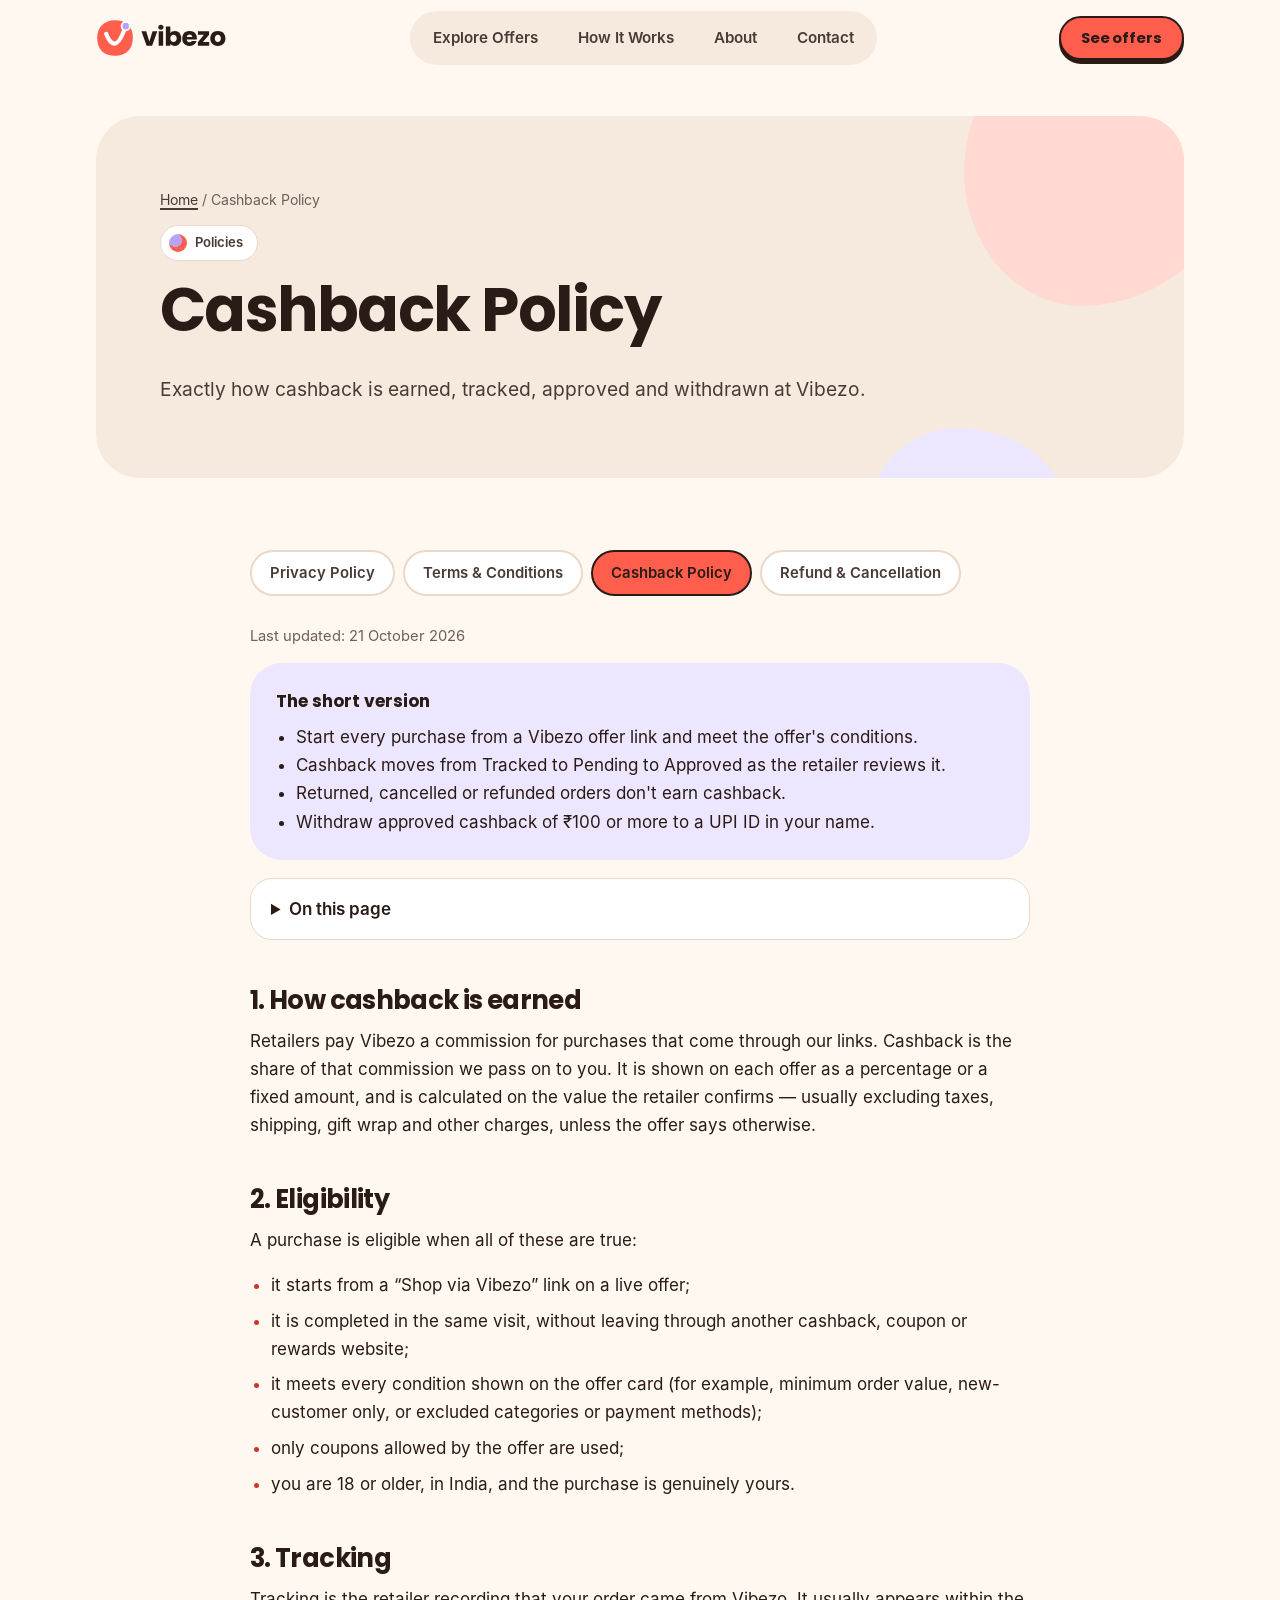
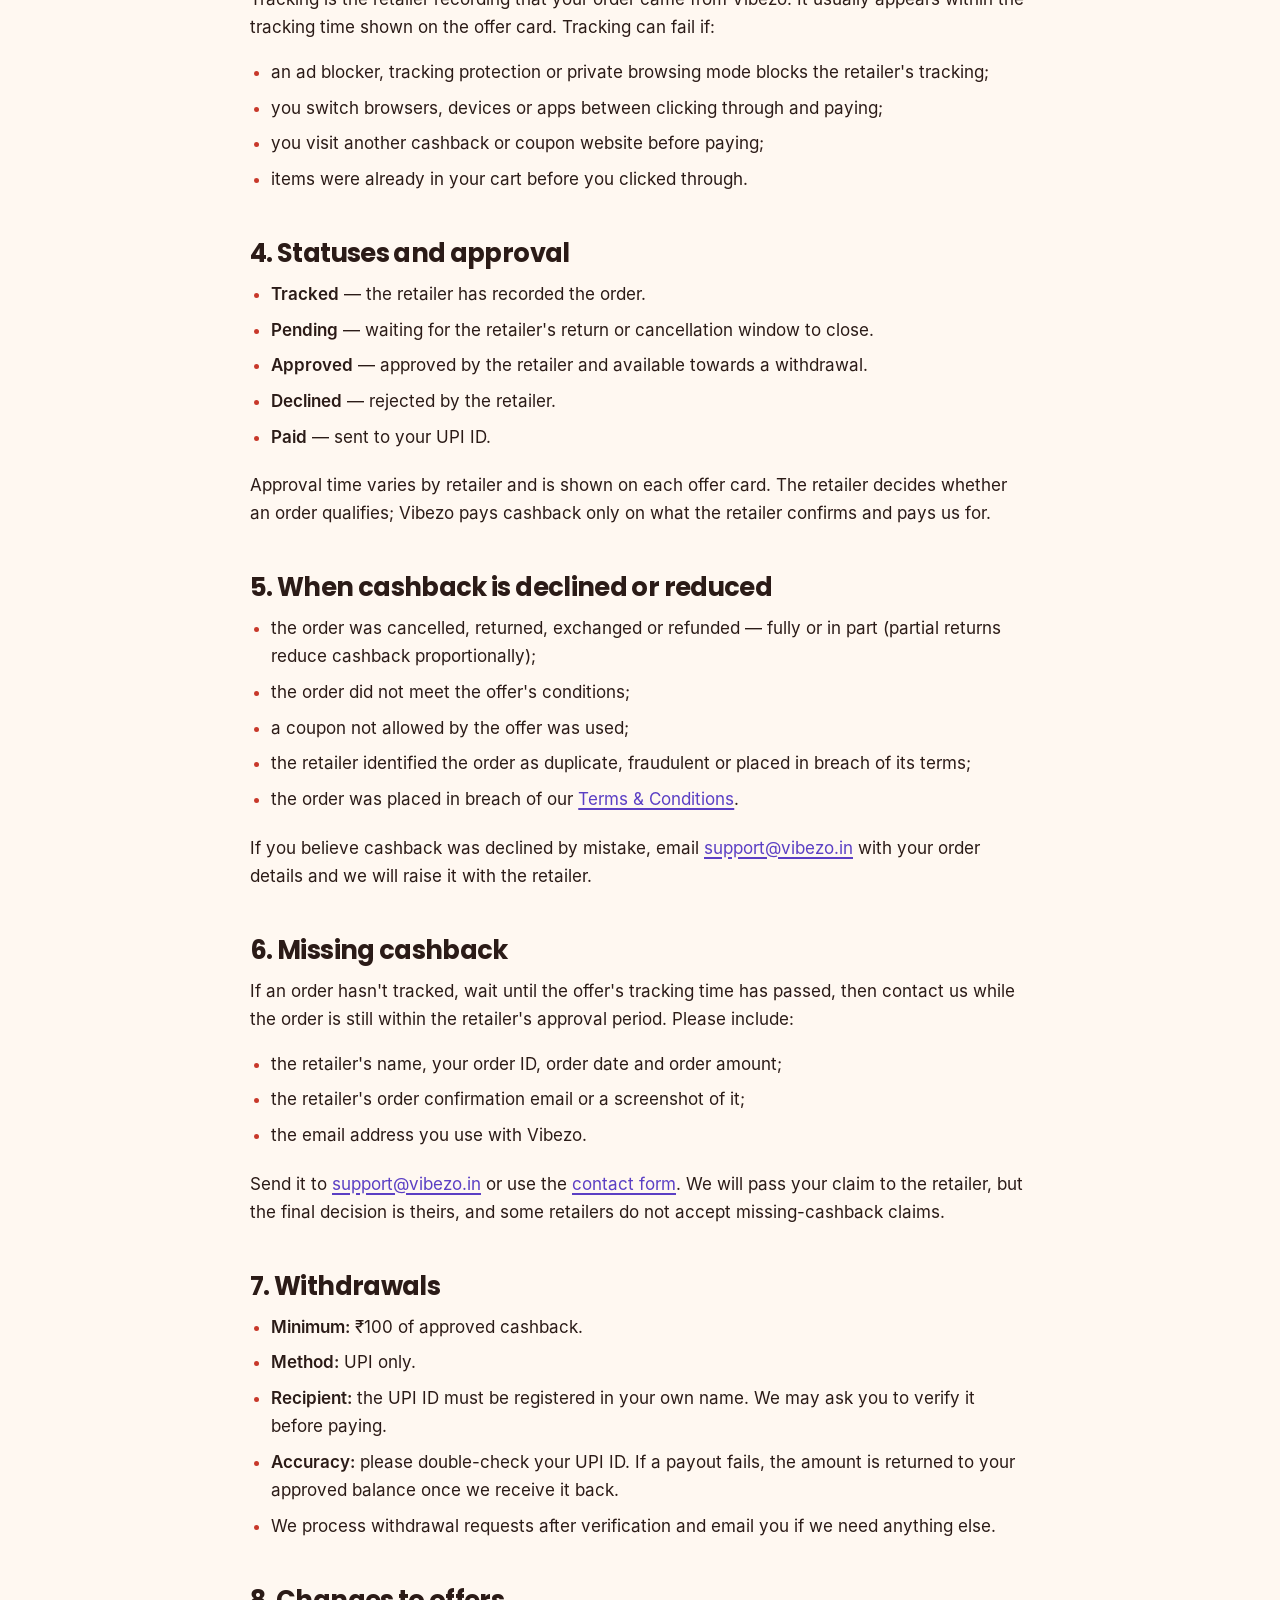
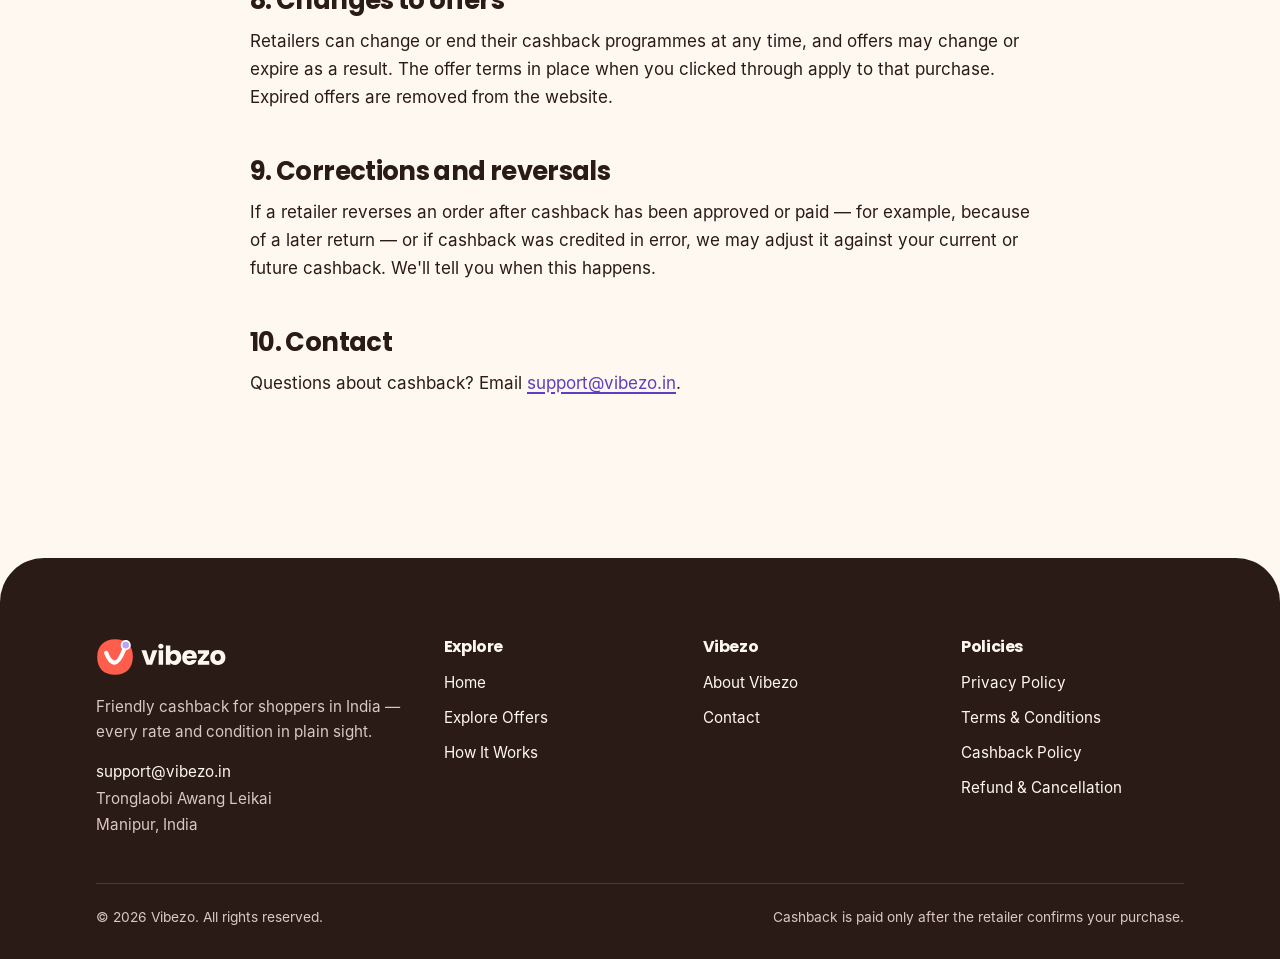
<file: cashback-policy.html>
<!DOCTYPE html>
<html lang="en-IN" class="no-js">
<head>
  <meta charset="utf-8">
  <meta name="viewport" content="width=device-width, initial-scale=1, viewport-fit=cover">
  <title>Cashback Policy | Vibezo</title>
  <meta name="description" content="Vibezo cashback eligibility, tracking, approval, declined cashback, missing cashback claims and UPI withdrawals from ₹100.">
  <meta name="robots" content="index, follow, max-image-preview:large">
  <link rel="canonical" href="https://vibezo.in/cashback-policy.html">
  <meta name="theme-color" content="#ff5e4d">
  <meta name="color-scheme" content="light">
  <meta name="referrer" content="strict-origin-when-cross-origin">
  <meta name="format-detection" content="telephone=no">

  <meta property="og:type" content="website">
  <meta property="og:site_name" content="Vibezo">
  <meta property="og:locale" content="en_IN">
  <meta property="og:title" content="Cashback Policy | Vibezo">
  <meta property="og:description" content="Vibezo cashback eligibility, tracking, approval, declined cashback, missing cashback claims and UPI withdrawals from ₹100.">
  <meta property="og:url" content="https://vibezo.in/cashback-policy.html">
  <meta property="og:image" content="https://vibezo.in/assets/img/og-image.png">
  <meta property="og:image:width" content="1200">
  <meta property="og:image:height" content="630">
  <meta property="og:image:alt" content="Vibezo — friendly cashback with clear conditions">
  <meta name="twitter:card" content="summary_large_image">
  <meta name="twitter:title" content="Cashback Policy | Vibezo">
  <meta name="twitter:description" content="Vibezo cashback eligibility, tracking, approval, declined cashback, missing cashback claims and UPI withdrawals from ₹100.">
  <meta name="twitter:image" content="https://vibezo.in/assets/img/og-image.png">

  <link rel="icon" href="favicon.ico" sizes="any">
  <link rel="icon" href="assets/img/favicon.svg" type="image/svg+xml">
  <link rel="apple-touch-icon" href="assets/img/apple-touch-icon.png">
  <link rel="manifest" href="site.webmanifest">
  <link rel="stylesheet" href="assets/css/styles.css">
</head>
<body>
<a class="skip-link" href="#main">Skip to content</a>
<header class="site-header">
  <div class="wrap header-inner">
    <a class="brand" href="index.html" aria-label="Vibezo home">
      <img src="assets/img/logo.svg" alt="Vibezo" width="222" height="64">
    </a>
    <nav class="nav-pill" aria-label="Main">
      <a href="offers.html">Explore Offers</a>
      <a href="how-it-works.html">How It Works</a>
      <a href="about.html">About</a>
      <a href="contact.html">Contact</a>
    </nav>
    <div class="header-actions">
      <a class="btn btn--sm" href="offers.html">See offers</a>
      <button class="menu-btn" type="button" aria-expanded="false" aria-controls="menu-sheet" aria-label="Open menu">
        <svg class="i-open" viewBox="0 0 24 24" fill="none" stroke="currentColor" stroke-width="2" stroke-linecap="round" stroke-linejoin="round" aria-hidden="true" focusable="false"><path d="M4 7h16M4 12h16M4 17h10"/></svg><svg class="i-close" viewBox="0 0 24 24" fill="none" stroke="currentColor" stroke-width="2" stroke-linecap="round" stroke-linejoin="round" aria-hidden="true" focusable="false"><path d="M6 6l12 12M18 6 6 18"/></svg><span class="lbl">Menu</span>
      </button>
    </div>
  </div>
  <nav class="menu-sheet" id="menu-sheet" aria-label="Mobile">
    <a class="sheet-link" href="index.html"><span class="ico"><svg viewBox="0 0 24 24" fill="none" stroke="currentColor" stroke-width="2" stroke-linecap="round" stroke-linejoin="round" aria-hidden="true" focusable="false"><path d="M4 11 12 4l8 7 M6 9.5V20h12V9.5 M10 20v-5h4v5"/></svg></span>Home</a>
    <a class="sheet-link" href="offers.html"><span class="ico"><svg viewBox="0 0 24 24" fill="none" stroke="currentColor" stroke-width="2" stroke-linecap="round" stroke-linejoin="round" aria-hidden="true" focusable="false"><path d="M4 4h7v7H4z M13 4h7v7h-7z M4 13h7v7H4z M13 13h7v7h-7z"/></svg></span>Explore Offers</a>
    <a class="sheet-link" href="how-it-works.html"><span class="ico"><svg viewBox="0 0 24 24" fill="none" stroke="currentColor" stroke-width="2" stroke-linecap="round" stroke-linejoin="round" aria-hidden="true" focusable="false"><path d="M6 19a2 2 0 1 0 0-4 2 2 0 0 0 0 4z M18 9a2 2 0 1 0 0-4 2 2 0 0 0 0 4z M8 17h7a3 3 0 0 0 0-6H9a3 3 0 0 1 0-6h7"/></svg></span>How It Works</a>
    <a class="sheet-link" href="about.html"><span class="ico"><svg viewBox="0 0 24 24" fill="none" stroke="currentColor" stroke-width="2" stroke-linecap="round" stroke-linejoin="round" aria-hidden="true" focusable="false"><path d="M21 12a9 9 0 1 1-18 0 9 9 0 0 1 18 0z M8.5 14.5s1.3 2 3.5 2 3.5-2 3.5-2 M9 9.5h.01 M15 9.5h.01"/></svg></span>About</a>
    <a class="sheet-link" href="contact.html"><span class="ico"><svg viewBox="0 0 24 24" fill="none" stroke="currentColor" stroke-width="2" stroke-linecap="round" stroke-linejoin="round" aria-hidden="true" focusable="false"><path d="M4.5 5h15A1.5 1.5 0 0 1 21 6.5v11a1.5 1.5 0 0 1-1.5 1.5h-15A1.5 1.5 0 0 1 3 17.5v-11A1.5 1.5 0 0 1 4.5 5z M3.5 6.5 12 13l8.5-6.5"/></svg></span>Contact</a>
    <div class="sheet-legal">
      <a href="privacy-policy.html">Privacy Policy</a>
      <a href="terms.html">Terms &amp; Conditions</a>
      <a href="cashback-policy.html">Cashback Policy</a>
      <a href="refund-policy.html">Refund &amp; Cancellation</a>
    </div>
  </nav>
</header>
<main id="main">
  <section class="page-hero">
    <div class="wrap">
      <div class="page-hero-card">
        <div class="blob" aria-hidden="true"></div><div class="blob blob--2" aria-hidden="true"></div>
        <p class="crumbs"><a href="index.html">Home</a> / Cashback Policy</p>
        <span class="eyebrow">Policies</span>
        <h1>Cashback Policy</h1>
        <p class="lede">Exactly how cashback is earned, tracked, approved and withdrawn at Vibezo.</p>
      </div>
    </div>
  </section>

  <section class="section section--tight">
    <div class="wrap">
      <nav class="policy-tabs" aria-label="Policies">
        <a href="privacy-policy.html">Privacy Policy</a>
        <a href="terms.html">Terms &amp; Conditions</a>
        <a href="cashback-policy.html" aria-current="page">Cashback Policy</a>
        <a href="refund-policy.html">Refund &amp; Cancellation</a>
      </nav>
      <article class="policy">
        <p class="policy-meta">Last updated: <time datetime="2026-10-21">21 October 2026</time></p>
        <div class="tldr">
          <p>The short version</p>
          <ul>
            <li>Start every purchase from a Vibezo offer link and meet the offer's conditions.</li>
            <li>Cashback moves from Tracked to Pending to Approved as the retailer reviews it.</li>
            <li>Returned, cancelled or refunded orders don't earn cashback.</li>
            <li>Withdraw approved cashback of ₹100 or more to a UPI ID in your name.</li>
          </ul>
        </div>
        <details class="toc">
          <summary>On this page</summary>
          <ol>
            <li><a href="#earning">1. How cashback is earned</a></li>
            <li><a href="#eligibility">2. Eligibility</a></li>
            <li><a href="#tracking">3. Tracking</a></li>
            <li><a href="#statuses">4. Statuses and approval</a></li>
            <li><a href="#declined">5. When cashback is declined or reduced</a></li>
            <li><a href="#missing">6. Missing cashback</a></li>
            <li><a href="#withdrawals">7. Withdrawals</a></li>
            <li><a href="#changes-offers">8. Changes to offers</a></li>
            <li><a href="#reversals">9. Corrections and reversals</a></li>
            <li><a href="#contact">10. Contact</a></li>
          </ol>
        </details>
        <div class="policy-body">
          <h2 id="earning">1. How cashback is earned</h2>
        <p>Retailers pay Vibezo a commission for purchases that come through our links. Cashback is the share of that commission we pass on to you. It is shown on each offer as a percentage or a fixed amount, and is calculated on the value the retailer confirms — usually excluding taxes, shipping, gift wrap and other charges, unless the offer says otherwise.</p>
          <h2 id="eligibility">2. Eligibility</h2>
        <p>A purchase is eligible when all of these are true:</p>
        <ul>
          <li>it starts from a “Shop via Vibezo” link on a live offer;</li>
          <li>it is completed in the same visit, without leaving through another cashback, coupon or rewards website;</li>
          <li>it meets every condition shown on the offer card (for example, minimum order value, new-customer only, or excluded categories or payment methods);</li>
          <li>only coupons allowed by the offer are used;</li>
          <li>you are 18 or older, in India, and the purchase is genuinely yours.</li>
        </ul>
          <h2 id="tracking">3. Tracking</h2>
        <p>Tracking is the retailer recording that your order came from Vibezo. It usually appears within the tracking time shown on the offer card. Tracking can fail if:</p>
        <ul>
          <li>an ad blocker, tracking protection or private browsing mode blocks the retailer's tracking;</li>
          <li>you switch browsers, devices or apps between clicking through and paying;</li>
          <li>you visit another cashback or coupon website before paying;</li>
          <li>items were already in your cart before you clicked through.</li>
        </ul>
          <h2 id="statuses">4. Statuses and approval</h2>
        <ul>
          <li><strong>Tracked</strong> — the retailer has recorded the order.</li>
          <li><strong>Pending</strong> — waiting for the retailer's return or cancellation window to close.</li>
          <li><strong>Approved</strong> — approved by the retailer and available towards a withdrawal.</li>
          <li><strong>Declined</strong> — rejected by the retailer.</li>
          <li><strong>Paid</strong> — sent to your UPI ID.</li>
        </ul>
        <p>Approval time varies by retailer and is shown on each offer card. The retailer decides whether an order qualifies; Vibezo pays cashback only on what the retailer confirms and pays us for.</p>
          <h2 id="declined">5. When cashback is declined or reduced</h2>
        <ul>
          <li>the order was cancelled, returned, exchanged or refunded — fully or in part (partial returns reduce cashback proportionally);</li>
          <li>the order did not meet the offer's conditions;</li>
          <li>a coupon not allowed by the offer was used;</li>
          <li>the retailer identified the order as duplicate, fraudulent or placed in breach of its terms;</li>
          <li>the order was placed in breach of our <a href="terms.html">Terms &amp; Conditions</a>.</li>
        </ul>
        <p>If you believe cashback was declined by mistake, email <a href="mailto:support@vibezo.in">support@vibezo.in</a> with your order details and we will raise it with the retailer.</p>
          <h2 id="missing">6. Missing cashback</h2>
        <p>If an order hasn't tracked, wait until the offer's tracking time has passed, then contact us while the order is still within the retailer's approval period. Please include:</p>
        <ul>
          <li>the retailer's name, your order ID, order date and order amount;</li>
          <li>the retailer's order confirmation email or a screenshot of it;</li>
          <li>the email address you use with Vibezo.</li>
        </ul>
        <p>Send it to <a href="mailto:support@vibezo.in">support@vibezo.in</a> or use the <a href="contact.html?topic=missing">contact form</a>. We will pass your claim to the retailer, but the final decision is theirs, and some retailers do not accept missing-cashback claims.</p>
          <h2 id="withdrawals">7. Withdrawals</h2>
        <ul>
          <li><strong>Minimum:</strong> ₹100 of approved cashback.</li>
          <li><strong>Method:</strong> UPI only.</li>
          <li><strong>Recipient:</strong> the UPI ID must be registered in your own name. We may ask you to verify it before paying.</li>
          <li><strong>Accuracy:</strong> please double-check your UPI ID. If a payout fails, the amount is returned to your approved balance once we receive it back.</li>
          <li>We process withdrawal requests after verification and email you if we need anything else.</li>
        </ul>
          <h2 id="changes-offers">8. Changes to offers</h2>
        <p>Retailers can change or end their cashback programmes at any time, and offers may change or expire as a result. The offer terms in place when you clicked through apply to that purchase. Expired offers are removed from the website.</p>
          <h2 id="reversals">9. Corrections and reversals</h2>
        <p>If a retailer reverses an order after cashback has been approved or paid — for example, because of a later return — or if cashback was credited in error, we may adjust it against your current or future cashback. We'll tell you when this happens.</p>
          <h2 id="contact">10. Contact</h2>
        <p>Questions about cashback? Email <a href="mailto:support@vibezo.in">support@vibezo.in</a>.</p>
        </div>
      </article>
    </div>
  </section>
</main>
<footer class="site-footer">
  <div class="wrap">
    <div class="footer-grid">
      <div class="footer-about">
        <a href="index.html" aria-label="Vibezo home"><img src="assets/img/logo-light.svg" alt="Vibezo" width="222" height="64"></a>
        <p>Friendly cashback for shoppers in India — every rate and condition in plain sight.</p>
        <address>
          <a href="mailto:support@vibezo.in">support@vibezo.in</a><br>
          Tronglaobi Awang Leikai<br>Manipur, India
        </address>
      </div>
      <nav class="footer-col" aria-label="Explore">
        <h2>Explore</h2>
        <ul>
          <li><a href="index.html">Home</a></li>
          <li><a href="offers.html">Explore Offers</a></li>
          <li><a href="how-it-works.html">How It Works</a></li>
        </ul>
      </nav>
      <nav class="footer-col" aria-label="Vibezo">
        <h2>Vibezo</h2>
        <ul>
          <li><a href="about.html">About Vibezo</a></li>
          <li><a href="contact.html">Contact</a></li>
        </ul>
      </nav>
      <nav class="footer-col" aria-label="Policies">
        <h2>Policies</h2>
        <ul>
          <li><a href="privacy-policy.html">Privacy Policy</a></li>
          <li><a href="terms.html">Terms &amp; Conditions</a></li>
          <li><a href="cashback-policy.html">Cashback Policy</a></li>
          <li><a href="refund-policy.html">Refund &amp; Cancellation</a></li>
        </ul>
      </nav>
    </div>
    <div class="footer-base">
      <p>&copy; <span data-year>2026</span> Vibezo. All rights reserved.</p>
      <p>Cashback is paid only after the retailer confirms your purchase.</p>
    </div>
  </div>
</footer>
<script src="assets/js/main.js" defer></script>
</body>
</html>
</file>
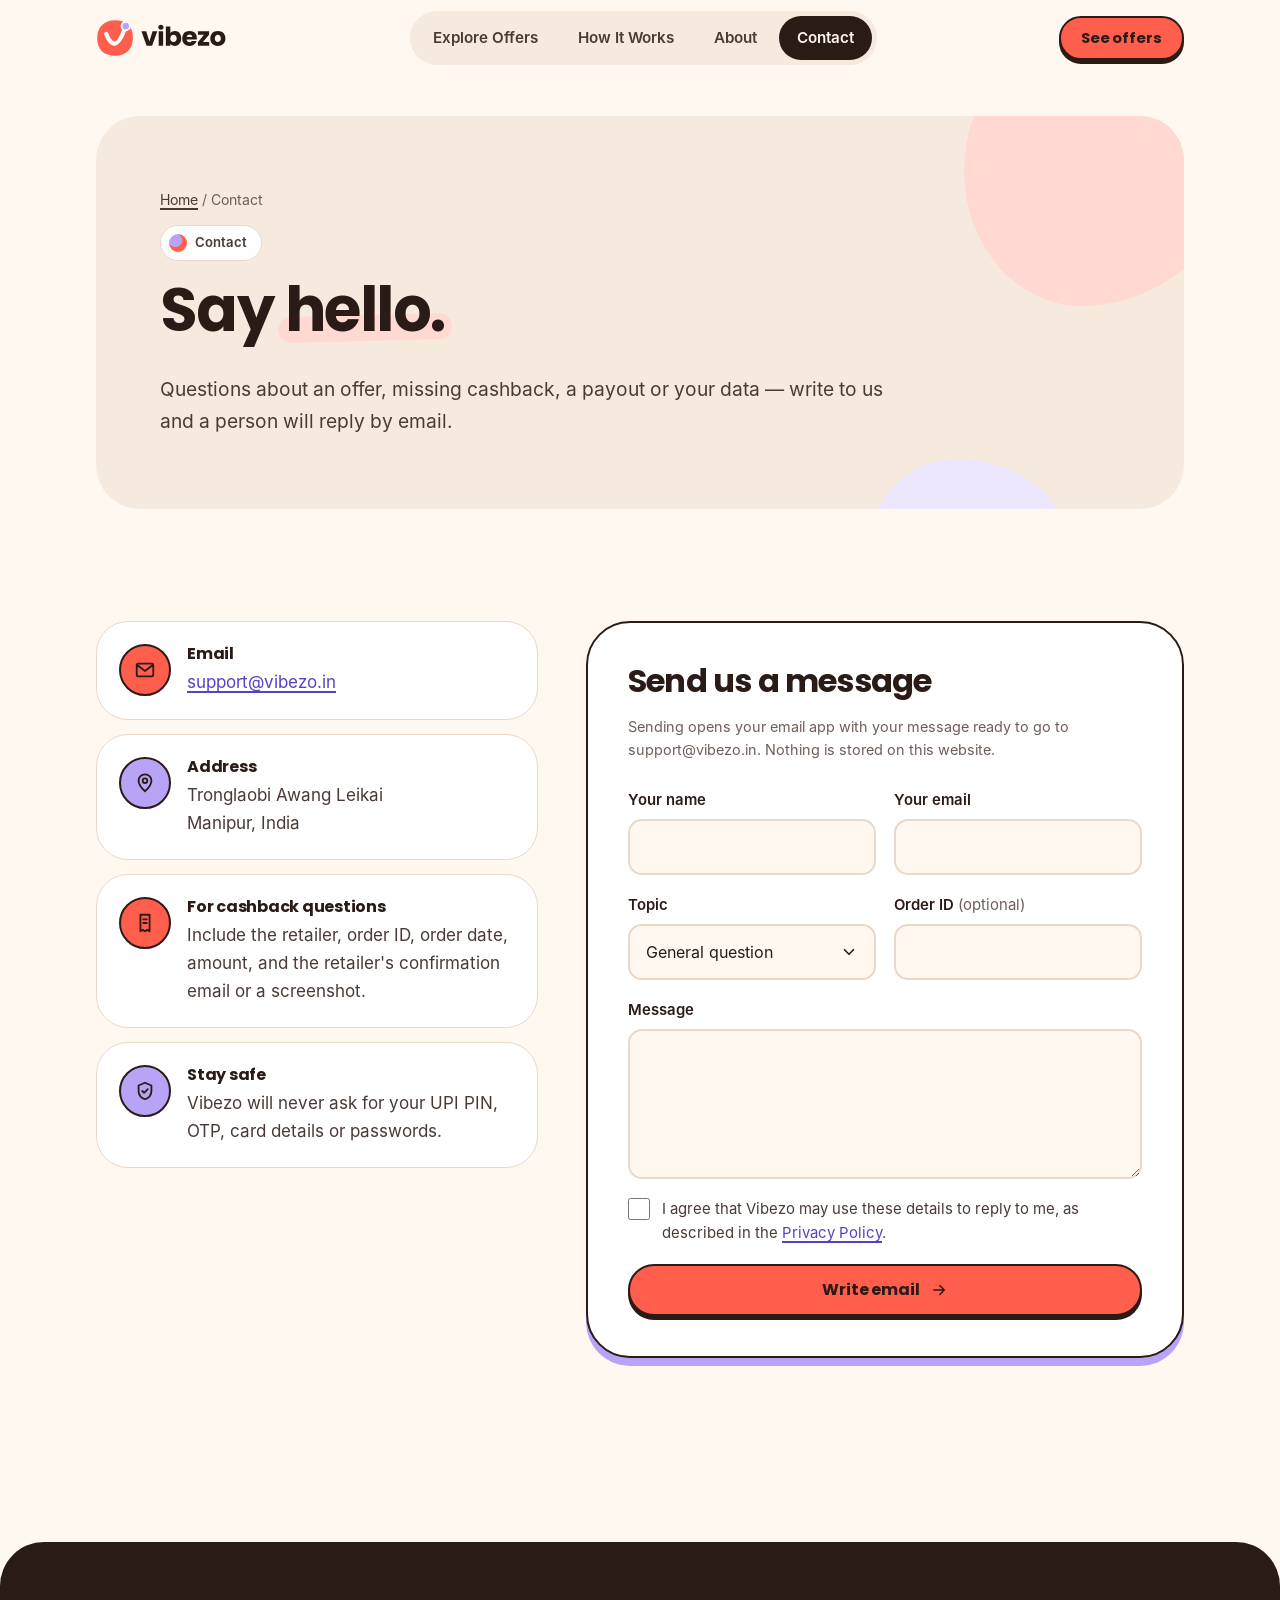
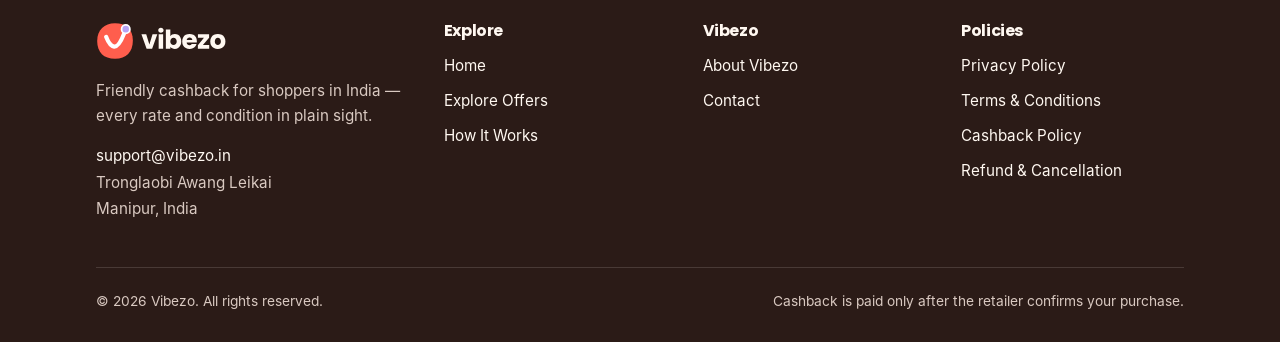
<file: contact.html>
<!DOCTYPE html>
<html lang="en-IN" class="no-js">
<head>
  <meta charset="utf-8">
  <meta name="viewport" content="width=device-width, initial-scale=1, viewport-fit=cover">
  <title>Contact | Vibezo</title>
  <meta name="description" content="Contact Vibezo about cashback, withdrawals, missing cashback, store suggestions or privacy. Email support@vibezo.in.">
  <meta name="robots" content="index, follow, max-image-preview:large">
  <link rel="canonical" href="https://vibezo.in/contact.html">
  <meta name="theme-color" content="#ff5e4d">
  <meta name="color-scheme" content="light">
  <meta name="referrer" content="strict-origin-when-cross-origin">
  <meta name="format-detection" content="telephone=no">

  <meta property="og:type" content="website">
  <meta property="og:site_name" content="Vibezo">
  <meta property="og:locale" content="en_IN">
  <meta property="og:title" content="Contact | Vibezo">
  <meta property="og:description" content="Contact Vibezo about cashback, withdrawals, missing cashback, store suggestions or privacy. Email support@vibezo.in.">
  <meta property="og:url" content="https://vibezo.in/contact.html">
  <meta property="og:image" content="https://vibezo.in/assets/img/og-image.png">
  <meta property="og:image:width" content="1200">
  <meta property="og:image:height" content="630">
  <meta property="og:image:alt" content="Vibezo — friendly cashback with clear conditions">
  <meta name="twitter:card" content="summary_large_image">
  <meta name="twitter:title" content="Contact | Vibezo">
  <meta name="twitter:description" content="Contact Vibezo about cashback, withdrawals, missing cashback, store suggestions or privacy. Email support@vibezo.in.">
  <meta name="twitter:image" content="https://vibezo.in/assets/img/og-image.png">

  <link rel="icon" href="favicon.ico" sizes="any">
  <link rel="icon" href="assets/img/favicon.svg" type="image/svg+xml">
  <link rel="apple-touch-icon" href="assets/img/apple-touch-icon.png">
  <link rel="manifest" href="site.webmanifest">
  <link rel="stylesheet" href="assets/css/styles.css">
</head>
<body>
<a class="skip-link" href="#main">Skip to content</a>
<header class="site-header">
  <div class="wrap header-inner">
    <a class="brand" href="index.html" aria-label="Vibezo home">
      <img src="assets/img/logo.svg" alt="Vibezo" width="222" height="64">
    </a>
    <nav class="nav-pill" aria-label="Main">
      <a href="offers.html">Explore Offers</a>
      <a href="how-it-works.html">How It Works</a>
      <a href="about.html">About</a>
      <a href="contact.html" aria-current="page">Contact</a>
    </nav>
    <div class="header-actions">
      <a class="btn btn--sm" href="offers.html">See offers</a>
      <button class="menu-btn" type="button" aria-expanded="false" aria-controls="menu-sheet" aria-label="Open menu">
        <svg class="i-open" viewBox="0 0 24 24" fill="none" stroke="currentColor" stroke-width="2" stroke-linecap="round" stroke-linejoin="round" aria-hidden="true" focusable="false"><path d="M4 7h16M4 12h16M4 17h10"/></svg><svg class="i-close" viewBox="0 0 24 24" fill="none" stroke="currentColor" stroke-width="2" stroke-linecap="round" stroke-linejoin="round" aria-hidden="true" focusable="false"><path d="M6 6l12 12M18 6 6 18"/></svg><span class="lbl">Menu</span>
      </button>
    </div>
  </div>
  <nav class="menu-sheet" id="menu-sheet" aria-label="Mobile">
    <a class="sheet-link" href="index.html"><span class="ico"><svg viewBox="0 0 24 24" fill="none" stroke="currentColor" stroke-width="2" stroke-linecap="round" stroke-linejoin="round" aria-hidden="true" focusable="false"><path d="M4 11 12 4l8 7 M6 9.5V20h12V9.5 M10 20v-5h4v5"/></svg></span>Home</a>
    <a class="sheet-link" href="offers.html"><span class="ico"><svg viewBox="0 0 24 24" fill="none" stroke="currentColor" stroke-width="2" stroke-linecap="round" stroke-linejoin="round" aria-hidden="true" focusable="false"><path d="M4 4h7v7H4z M13 4h7v7h-7z M4 13h7v7H4z M13 13h7v7h-7z"/></svg></span>Explore Offers</a>
    <a class="sheet-link" href="how-it-works.html"><span class="ico"><svg viewBox="0 0 24 24" fill="none" stroke="currentColor" stroke-width="2" stroke-linecap="round" stroke-linejoin="round" aria-hidden="true" focusable="false"><path d="M6 19a2 2 0 1 0 0-4 2 2 0 0 0 0 4z M18 9a2 2 0 1 0 0-4 2 2 0 0 0 0 4z M8 17h7a3 3 0 0 0 0-6H9a3 3 0 0 1 0-6h7"/></svg></span>How It Works</a>
    <a class="sheet-link" href="about.html"><span class="ico"><svg viewBox="0 0 24 24" fill="none" stroke="currentColor" stroke-width="2" stroke-linecap="round" stroke-linejoin="round" aria-hidden="true" focusable="false"><path d="M21 12a9 9 0 1 1-18 0 9 9 0 0 1 18 0z M8.5 14.5s1.3 2 3.5 2 3.5-2 3.5-2 M9 9.5h.01 M15 9.5h.01"/></svg></span>About</a>
    <a class="sheet-link" href="contact.html" aria-current="page"><span class="ico"><svg viewBox="0 0 24 24" fill="none" stroke="currentColor" stroke-width="2" stroke-linecap="round" stroke-linejoin="round" aria-hidden="true" focusable="false"><path d="M4.5 5h15A1.5 1.5 0 0 1 21 6.5v11a1.5 1.5 0 0 1-1.5 1.5h-15A1.5 1.5 0 0 1 3 17.5v-11A1.5 1.5 0 0 1 4.5 5z M3.5 6.5 12 13l8.5-6.5"/></svg></span>Contact</a>
    <div class="sheet-legal">
      <a href="privacy-policy.html">Privacy Policy</a>
      <a href="terms.html">Terms &amp; Conditions</a>
      <a href="cashback-policy.html">Cashback Policy</a>
      <a href="refund-policy.html">Refund &amp; Cancellation</a>
    </div>
  </nav>
</header>
<main id="main">
  <section class="page-hero">
    <div class="wrap">
      <div class="page-hero-card">
        <div class="blob" aria-hidden="true"></div><div class="blob blob--2" aria-hidden="true"></div>
        <p class="crumbs"><a href="index.html">Home</a> / Contact</p>
        <span class="eyebrow">Contact</span>
        <h1>Say <span class="hl">hello.</span></h1>
        <p class="lede">Questions about an offer, missing cashback, a payout or your data — write to us and a person will reply by email.</p>
      </div>
    </div>
  </section>

  <section class="section">
    <div class="wrap contact-layout">
      <div class="info-stack">
        <div class="info pop"><div class="i-ico"><svg viewBox="0 0 24 24" fill="none" stroke="currentColor" stroke-width="2" stroke-linecap="round" stroke-linejoin="round" aria-hidden="true" focusable="false"><path d="M4.5 5h15A1.5 1.5 0 0 1 21 6.5v11a1.5 1.5 0 0 1-1.5 1.5h-15A1.5 1.5 0 0 1 3 17.5v-11A1.5 1.5 0 0 1 4.5 5z M3.5 6.5 12 13l8.5-6.5"/></svg></div><div><h3>Email</h3><p><a href="mailto:support@vibezo.in">support@vibezo.in</a></p></div></div>
        <div class="info pop"><div class="i-ico"><svg viewBox="0 0 24 24" fill="none" stroke="currentColor" stroke-width="2" stroke-linecap="round" stroke-linejoin="round" aria-hidden="true" focusable="false"><path d="M12 21s-7-6.2-7-11.5a7 7 0 0 1 14 0C19 14.8 12 21 12 21z M14.5 9.5a2.5 2.5 0 1 1-5 0 2.5 2.5 0 0 1 5 0z"/></svg></div><div><h3>Address</h3><address><p>Tronglaobi Awang Leikai<br>Manipur, India</p></address></div></div>
        <div class="info pop"><div class="i-ico"><svg viewBox="0 0 24 24" fill="none" stroke="currentColor" stroke-width="2" stroke-linecap="round" stroke-linejoin="round" aria-hidden="true" focusable="false"><path d="M7 3h10v18l-2.5-1.5L12 21l-2.5-1.5L7 21V3z M10 8h4 M10 12h4"/></svg></div><div><h3>For cashback questions</h3><p>Include the retailer, order ID, order date, amount, and the retailer's confirmation email or a screenshot.</p></div></div>
        <div class="info pop"><div class="i-ico"><svg viewBox="0 0 24 24" fill="none" stroke="currentColor" stroke-width="2" stroke-linecap="round" stroke-linejoin="round" aria-hidden="true" focusable="false"><path d="M12 3l7 3v6c0 4.4-3 7.6-7 9-4-1.4-7-4.6-7-9V6l7-3z M9 12l2 2 4-4"/></svg></div><div><h3>Stay safe</h3><p>Vibezo will never ask for your UPI PIN, OTP, card details or passwords.</p></div></div>
      </div>

      <div class="form-card pop">
        <h2>Send us a message</h2>
        <p class="form-note">Sending opens your email app with your message ready to go to support@vibezo.in. Nothing is stored on this website.</p>
        <form id="contact-form" novalidate>
          <div class="form-grid">
            <div class="field">
              <label for="name">Your name</label>
              <input id="name" name="name" type="text" autocomplete="name" required maxlength="80">
              <span class="err" role="alert">Please enter your name.</span>
            </div>
            <div class="field">
              <label for="email">Your email</label>
              <input id="email" name="email" type="email" autocomplete="email" inputmode="email" required maxlength="120">
              <span class="err" role="alert">Please enter a valid email address.</span>
            </div>
            <div class="field">
              <label for="topic">Topic</label>
              <select id="topic" name="topic" required>
                <option value="general">General question</option>
                <option value="missing">Missing cashback</option>
                <option value="withdrawal">Withdrawal / payout</option>
                <option value="declined">Declined cashback</option>
                <option value="store">Suggest a store</option>
                <option value="partnership">Retailer partnership</option>
                <option value="privacy">Privacy or data request</option>
              </select>
              <span class="err" role="alert">Please choose a topic.</span>
            </div>
            <div class="field">
              <label for="reference">Order ID <span class="opt">(optional)</span></label>
              <input id="reference" name="reference" type="text" maxlength="80" autocomplete="off">
            </div>
            <div class="field field--full">
              <label for="message">Message</label>
              <textarea id="message" name="message" required minlength="10" maxlength="1500"></textarea>
              <span class="err" role="alert">Please write a short message (at least 10 characters).</span>
            </div>
            <div class="field--full agree">
              <input id="consent" name="consent" type="checkbox" required>
              <label for="consent">I agree that Vibezo may use these details to reply to me, as described in the <a href="privacy-policy.html">Privacy Policy</a>.</label>
            </div>
            <div class="field--full">
              <button class="btn btn--block" type="submit">Write email <svg viewBox="0 0 24 24" fill="none" stroke="currentColor" stroke-width="2" stroke-linecap="round" stroke-linejoin="round" aria-hidden="true" focusable="false"><path d="M5 12h14M13 6l6 6-6 6"/></svg></button>
            </div>
            <p class="form-status field--full" id="form-status" role="status" aria-live="polite"></p>
          </div>
        </form>
      </div>
    </div>
  </section>
</main>
<footer class="site-footer">
  <div class="wrap">
    <div class="footer-grid">
      <div class="footer-about">
        <a href="index.html" aria-label="Vibezo home"><img src="assets/img/logo-light.svg" alt="Vibezo" width="222" height="64"></a>
        <p>Friendly cashback for shoppers in India — every rate and condition in plain sight.</p>
        <address>
          <a href="mailto:support@vibezo.in">support@vibezo.in</a><br>
          Tronglaobi Awang Leikai<br>Manipur, India
        </address>
      </div>
      <nav class="footer-col" aria-label="Explore">
        <h2>Explore</h2>
        <ul>
          <li><a href="index.html">Home</a></li>
          <li><a href="offers.html">Explore Offers</a></li>
          <li><a href="how-it-works.html">How It Works</a></li>
        </ul>
      </nav>
      <nav class="footer-col" aria-label="Vibezo">
        <h2>Vibezo</h2>
        <ul>
          <li><a href="about.html">About Vibezo</a></li>
          <li><a href="contact.html">Contact</a></li>
        </ul>
      </nav>
      <nav class="footer-col" aria-label="Policies">
        <h2>Policies</h2>
        <ul>
          <li><a href="privacy-policy.html">Privacy Policy</a></li>
          <li><a href="terms.html">Terms &amp; Conditions</a></li>
          <li><a href="cashback-policy.html">Cashback Policy</a></li>
          <li><a href="refund-policy.html">Refund &amp; Cancellation</a></li>
        </ul>
      </nav>
    </div>
    <div class="footer-base">
      <p>&copy; <span data-year>2026</span> Vibezo. All rights reserved.</p>
      <p>Cashback is paid only after the retailer confirms your purchase.</p>
    </div>
  </div>
</footer>
<script src="assets/js/main.js" defer></script>
</body>
</html>
</file>
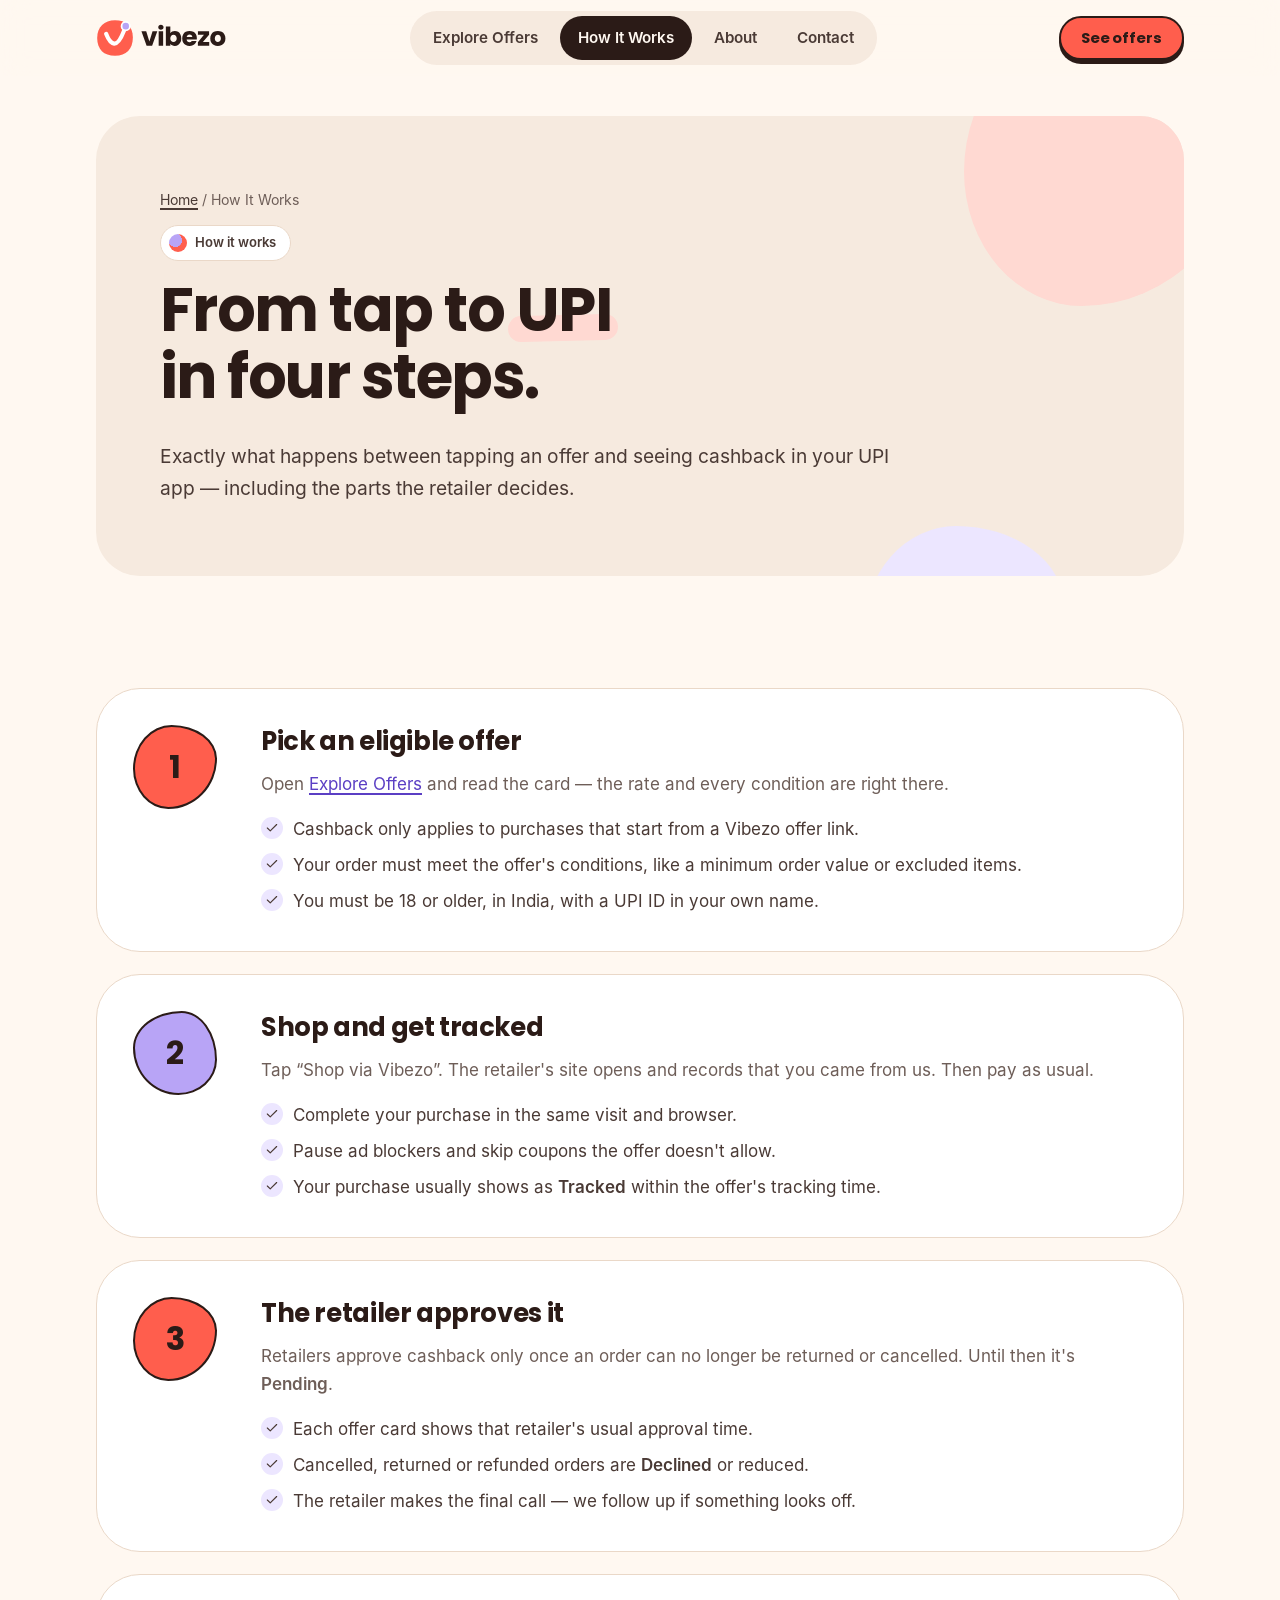
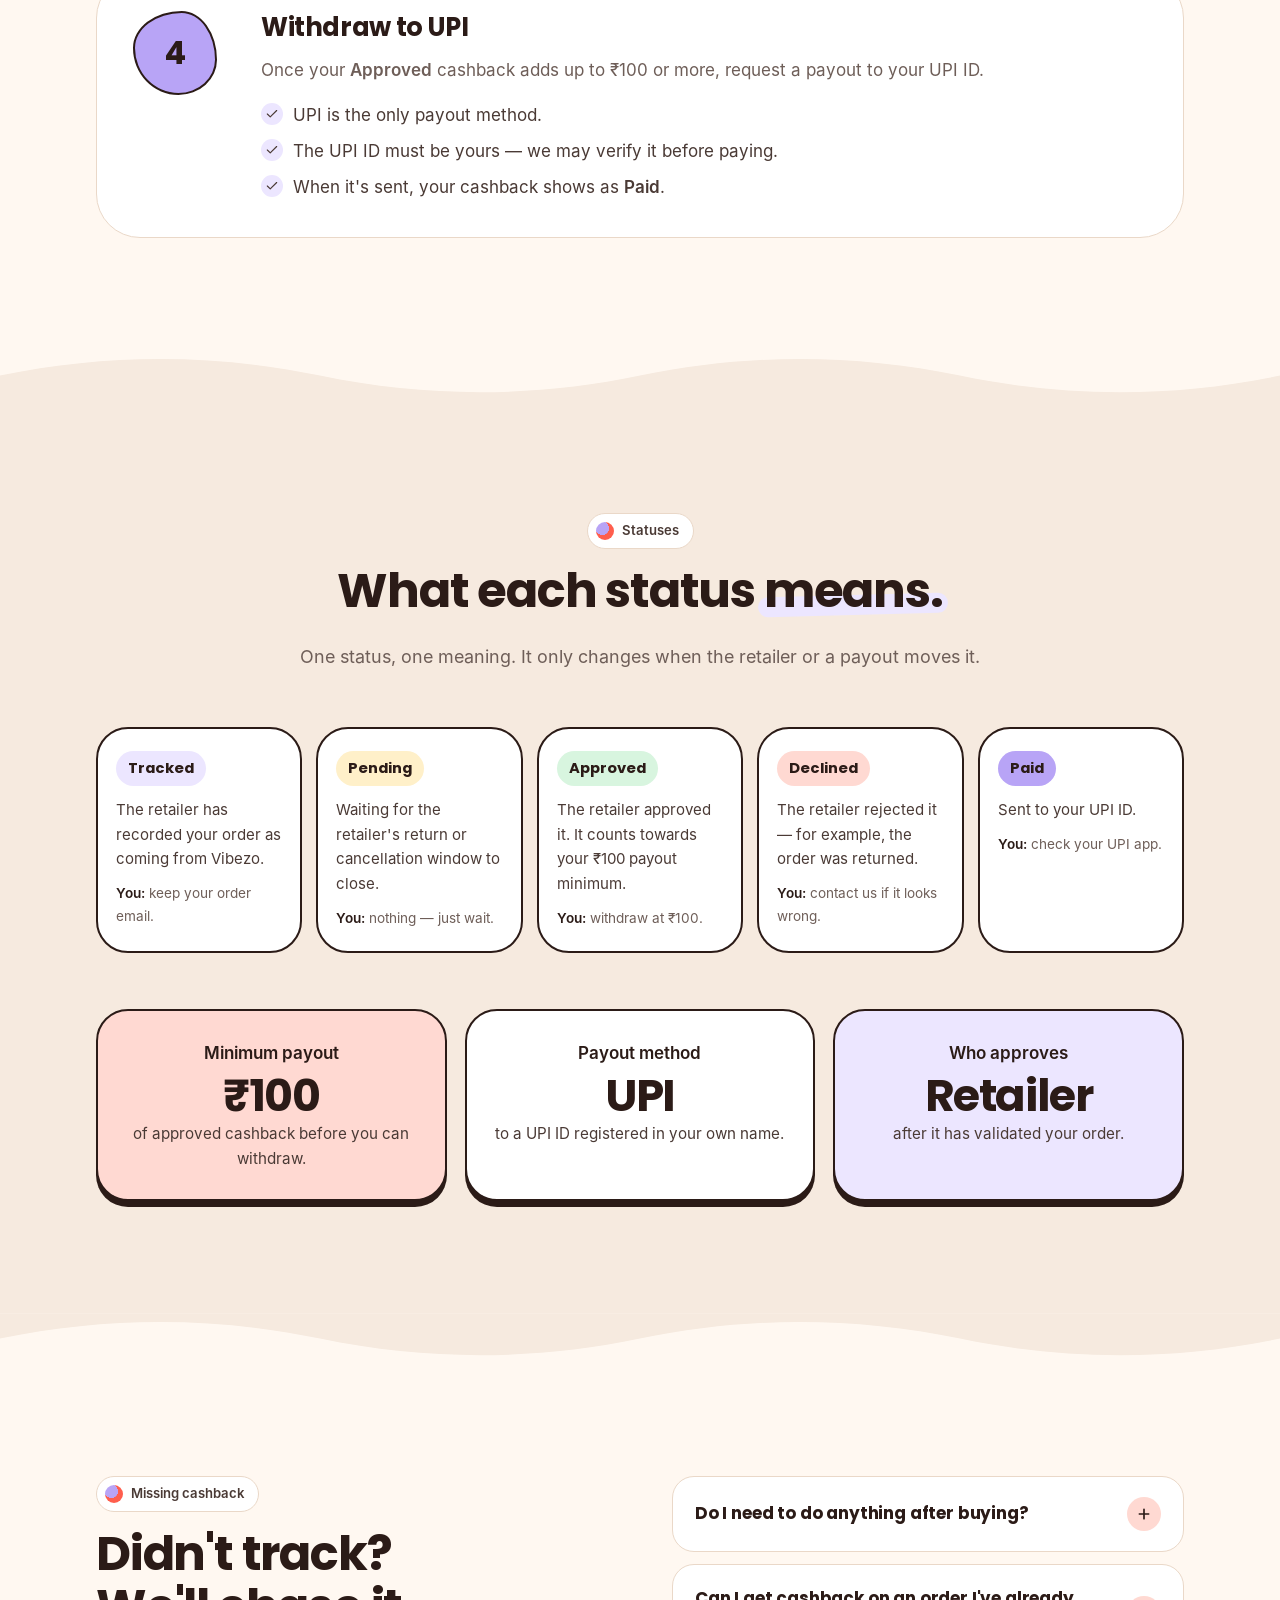
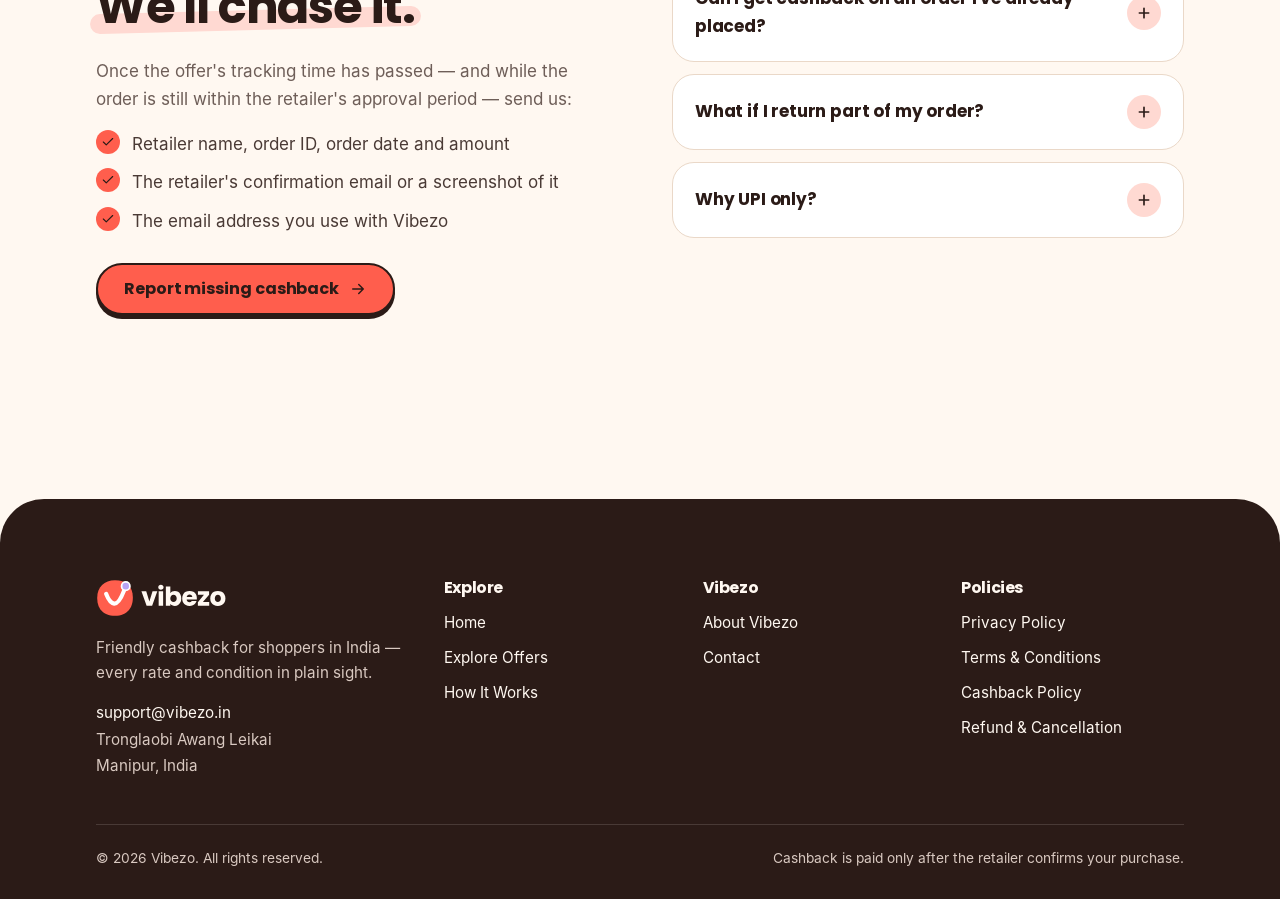
<file: how-it-works.html>
<!DOCTYPE html>
<html lang="en-IN" class="no-js">
<head>
  <meta charset="utf-8">
  <meta name="viewport" content="width=device-width, initial-scale=1, viewport-fit=cover">
  <title>How It Works | Vibezo</title>
  <meta name="description" content="How Vibezo cashback works: eligibility, tracking, retailer approval, statuses and UPI withdrawals from ₹100.">
  <meta name="robots" content="index, follow, max-image-preview:large">
  <link rel="canonical" href="https://vibezo.in/how-it-works.html">
  <meta name="theme-color" content="#ff5e4d">
  <meta name="color-scheme" content="light">
  <meta name="referrer" content="strict-origin-when-cross-origin">
  <meta name="format-detection" content="telephone=no">

  <meta property="og:type" content="website">
  <meta property="og:site_name" content="Vibezo">
  <meta property="og:locale" content="en_IN">
  <meta property="og:title" content="How It Works | Vibezo">
  <meta property="og:description" content="How Vibezo cashback works: eligibility, tracking, retailer approval, statuses and UPI withdrawals from ₹100.">
  <meta property="og:url" content="https://vibezo.in/how-it-works.html">
  <meta property="og:image" content="https://vibezo.in/assets/img/og-image.png">
  <meta property="og:image:width" content="1200">
  <meta property="og:image:height" content="630">
  <meta property="og:image:alt" content="Vibezo — friendly cashback with clear conditions">
  <meta name="twitter:card" content="summary_large_image">
  <meta name="twitter:title" content="How It Works | Vibezo">
  <meta name="twitter:description" content="How Vibezo cashback works: eligibility, tracking, retailer approval, statuses and UPI withdrawals from ₹100.">
  <meta name="twitter:image" content="https://vibezo.in/assets/img/og-image.png">

  <link rel="icon" href="favicon.ico" sizes="any">
  <link rel="icon" href="assets/img/favicon.svg" type="image/svg+xml">
  <link rel="apple-touch-icon" href="assets/img/apple-touch-icon.png">
  <link rel="manifest" href="site.webmanifest">
  <link rel="stylesheet" href="assets/css/styles.css">
  <script type="application/ld+json">{"@context": "https://schema.org", "@type": "FAQPage", "mainEntity": [{"@type": "Question", "name": "Do I need to do anything after buying?", "acceptedAnswer": {"@type": "Answer", "text": "No. Keep your order confirmation email and watch the status move. If nothing has tracked after the offer's tracking time, let us know."}}, {"@type": "Question", "name": "Can I get cashback on an order I've already placed?", "acceptedAnswer": {"@type": "Answer", "text": "No. Cashback only applies to purchases that start from a Vibezo offer link — that's how the retailer knows the order came through us."}}, {"@type": "Question", "name": "What if I return part of my order?", "acceptedAnswer": {"@type": "Answer", "text": "Cashback is recalculated on what you keep. Returned, cancelled or refunded items don't earn cashback."}}, {"@type": "Question", "name": "Why UPI only?", "acceptedAnswer": {"@type": "Answer", "text": "UPI is instant and used across India, and lets us pay directly to an ID in your name without handling card or bank details."}}]}</script>
</head>
<body>
<a class="skip-link" href="#main">Skip to content</a>
<header class="site-header">
  <div class="wrap header-inner">
    <a class="brand" href="index.html" aria-label="Vibezo home">
      <img src="assets/img/logo.svg" alt="Vibezo" width="222" height="64">
    </a>
    <nav class="nav-pill" aria-label="Main">
      <a href="offers.html">Explore Offers</a>
      <a href="how-it-works.html" aria-current="page">How It Works</a>
      <a href="about.html">About</a>
      <a href="contact.html">Contact</a>
    </nav>
    <div class="header-actions">
      <a class="btn btn--sm" href="offers.html">See offers</a>
      <button class="menu-btn" type="button" aria-expanded="false" aria-controls="menu-sheet" aria-label="Open menu">
        <svg class="i-open" viewBox="0 0 24 24" fill="none" stroke="currentColor" stroke-width="2" stroke-linecap="round" stroke-linejoin="round" aria-hidden="true" focusable="false"><path d="M4 7h16M4 12h16M4 17h10"/></svg><svg class="i-close" viewBox="0 0 24 24" fill="none" stroke="currentColor" stroke-width="2" stroke-linecap="round" stroke-linejoin="round" aria-hidden="true" focusable="false"><path d="M6 6l12 12M18 6 6 18"/></svg><span class="lbl">Menu</span>
      </button>
    </div>
  </div>
  <nav class="menu-sheet" id="menu-sheet" aria-label="Mobile">
    <a class="sheet-link" href="index.html"><span class="ico"><svg viewBox="0 0 24 24" fill="none" stroke="currentColor" stroke-width="2" stroke-linecap="round" stroke-linejoin="round" aria-hidden="true" focusable="false"><path d="M4 11 12 4l8 7 M6 9.5V20h12V9.5 M10 20v-5h4v5"/></svg></span>Home</a>
    <a class="sheet-link" href="offers.html"><span class="ico"><svg viewBox="0 0 24 24" fill="none" stroke="currentColor" stroke-width="2" stroke-linecap="round" stroke-linejoin="round" aria-hidden="true" focusable="false"><path d="M4 4h7v7H4z M13 4h7v7h-7z M4 13h7v7H4z M13 13h7v7h-7z"/></svg></span>Explore Offers</a>
    <a class="sheet-link" href="how-it-works.html" aria-current="page"><span class="ico"><svg viewBox="0 0 24 24" fill="none" stroke="currentColor" stroke-width="2" stroke-linecap="round" stroke-linejoin="round" aria-hidden="true" focusable="false"><path d="M6 19a2 2 0 1 0 0-4 2 2 0 0 0 0 4z M18 9a2 2 0 1 0 0-4 2 2 0 0 0 0 4z M8 17h7a3 3 0 0 0 0-6H9a3 3 0 0 1 0-6h7"/></svg></span>How It Works</a>
    <a class="sheet-link" href="about.html"><span class="ico"><svg viewBox="0 0 24 24" fill="none" stroke="currentColor" stroke-width="2" stroke-linecap="round" stroke-linejoin="round" aria-hidden="true" focusable="false"><path d="M21 12a9 9 0 1 1-18 0 9 9 0 0 1 18 0z M8.5 14.5s1.3 2 3.5 2 3.5-2 3.5-2 M9 9.5h.01 M15 9.5h.01"/></svg></span>About</a>
    <a class="sheet-link" href="contact.html"><span class="ico"><svg viewBox="0 0 24 24" fill="none" stroke="currentColor" stroke-width="2" stroke-linecap="round" stroke-linejoin="round" aria-hidden="true" focusable="false"><path d="M4.5 5h15A1.5 1.5 0 0 1 21 6.5v11a1.5 1.5 0 0 1-1.5 1.5h-15A1.5 1.5 0 0 1 3 17.5v-11A1.5 1.5 0 0 1 4.5 5z M3.5 6.5 12 13l8.5-6.5"/></svg></span>Contact</a>
    <div class="sheet-legal">
      <a href="privacy-policy.html">Privacy Policy</a>
      <a href="terms.html">Terms &amp; Conditions</a>
      <a href="cashback-policy.html">Cashback Policy</a>
      <a href="refund-policy.html">Refund &amp; Cancellation</a>
    </div>
  </nav>
</header>
<main id="main">
  <section class="page-hero">
    <div class="wrap">
      <div class="page-hero-card">
        <div class="blob" aria-hidden="true"></div><div class="blob blob--2" aria-hidden="true"></div>
        <p class="crumbs"><a href="index.html">Home</a> / How It Works</p>
        <span class="eyebrow">How it works</span>
        <h1>From tap to <span class="hl">UPI</span> in four steps.</h1>
        <p class="lede">Exactly what happens between tapping an offer and seeing cashback in your UPI app — including the parts the retailer decides.</p>
      </div>
    </div>
  </section>

  <section class="section">
    <div class="wrap">
      <ol class="path">
        <li class="pop"><div class="p-num">1</div><div>
          <h3>Pick an eligible offer</h3>
          <p>Open <a href="offers.html">Explore Offers</a> and read the card — the rate and every condition are right there.</p>
          <ul>
            <li><svg viewBox="0 0 24 24" fill="none" stroke="currentColor" stroke-width="2" stroke-linecap="round" stroke-linejoin="round" aria-hidden="true" focusable="false"><path d="M20 6 9 17l-5-5"/></svg><span>Cashback only applies to purchases that start from a Vibezo offer link.</span></li>
            <li><svg viewBox="0 0 24 24" fill="none" stroke="currentColor" stroke-width="2" stroke-linecap="round" stroke-linejoin="round" aria-hidden="true" focusable="false"><path d="M20 6 9 17l-5-5"/></svg><span>Your order must meet the offer's conditions, like a minimum order value or excluded items.</span></li>
            <li><svg viewBox="0 0 24 24" fill="none" stroke="currentColor" stroke-width="2" stroke-linecap="round" stroke-linejoin="round" aria-hidden="true" focusable="false"><path d="M20 6 9 17l-5-5"/></svg><span>You must be 18 or older, in India, with a UPI ID in your own name.</span></li>
          </ul></div></li>
        <li class="pop"><div class="p-num">2</div><div>
          <h3>Shop and get tracked</h3>
          <p>Tap “Shop via Vibezo”. The retailer's site opens and records that you came from us. Then pay as usual.</p>
          <ul>
            <li><svg viewBox="0 0 24 24" fill="none" stroke="currentColor" stroke-width="2" stroke-linecap="round" stroke-linejoin="round" aria-hidden="true" focusable="false"><path d="M20 6 9 17l-5-5"/></svg><span>Complete your purchase in the same visit and browser.</span></li>
            <li><svg viewBox="0 0 24 24" fill="none" stroke="currentColor" stroke-width="2" stroke-linecap="round" stroke-linejoin="round" aria-hidden="true" focusable="false"><path d="M20 6 9 17l-5-5"/></svg><span>Pause ad blockers and skip coupons the offer doesn't allow.</span></li>
            <li><svg viewBox="0 0 24 24" fill="none" stroke="currentColor" stroke-width="2" stroke-linecap="round" stroke-linejoin="round" aria-hidden="true" focusable="false"><path d="M20 6 9 17l-5-5"/></svg><span>Your purchase usually shows as <strong>Tracked</strong> within the offer's tracking time.</span></li>
          </ul></div></li>
        <li class="pop"><div class="p-num">3</div><div>
          <h3>The retailer approves it</h3>
          <p>Retailers approve cashback only once an order can no longer be returned or cancelled. Until then it's <strong>Pending</strong>.</p>
          <ul>
            <li><svg viewBox="0 0 24 24" fill="none" stroke="currentColor" stroke-width="2" stroke-linecap="round" stroke-linejoin="round" aria-hidden="true" focusable="false"><path d="M20 6 9 17l-5-5"/></svg><span>Each offer card shows that retailer's usual approval time.</span></li>
            <li><svg viewBox="0 0 24 24" fill="none" stroke="currentColor" stroke-width="2" stroke-linecap="round" stroke-linejoin="round" aria-hidden="true" focusable="false"><path d="M20 6 9 17l-5-5"/></svg><span>Cancelled, returned or refunded orders are <strong>Declined</strong> or reduced.</span></li>
            <li><svg viewBox="0 0 24 24" fill="none" stroke="currentColor" stroke-width="2" stroke-linecap="round" stroke-linejoin="round" aria-hidden="true" focusable="false"><path d="M20 6 9 17l-5-5"/></svg><span>The retailer makes the final call — we follow up if something looks off.</span></li>
          </ul></div></li>
        <li class="pop"><div class="p-num">4</div><div>
          <h3>Withdraw to UPI</h3>
          <p>Once your <strong>Approved</strong> cashback adds up to ₹100 or more, request a payout to your UPI ID.</p>
          <ul>
            <li><svg viewBox="0 0 24 24" fill="none" stroke="currentColor" stroke-width="2" stroke-linecap="round" stroke-linejoin="round" aria-hidden="true" focusable="false"><path d="M20 6 9 17l-5-5"/></svg><span>UPI is the only payout method.</span></li>
            <li><svg viewBox="0 0 24 24" fill="none" stroke="currentColor" stroke-width="2" stroke-linecap="round" stroke-linejoin="round" aria-hidden="true" focusable="false"><path d="M20 6 9 17l-5-5"/></svg><span>The UPI ID must be yours — we may verify it before paying.</span></li>
            <li><svg viewBox="0 0 24 24" fill="none" stroke="currentColor" stroke-width="2" stroke-linecap="round" stroke-linejoin="round" aria-hidden="true" focusable="false"><path d="M20 6 9 17l-5-5"/></svg><span>When it's sent, your cashback shows as <strong>Paid</strong>.</span></li>
          </ul></div></li>
      </ol>
    </div>
  </section>

  <svg class="wave" viewBox="0 0 1440 60" preserveAspectRatio="none" aria-hidden="true" focusable="false"><path fill="currentColor" d="M0 60V30c120-26 240-26 360 0s240 26 360 0 240-26 360 0 240 26 360 0v30z"/></svg>
  <section class="section section--sand">
    <div class="wrap">
      <div class="head pop">
        <span class="eyebrow">Statuses</span>
        <h2>What each status <span class="hl hl--lav">means.</span></h2>
        <p>One status, one meaning. It only changes when the retailer or a payout moves it.</p>
      </div>
      <ul class="status-list">
        <li class="pop"><span class="s-name st-tracked">Tracked</span><p>The retailer has recorded your order as coming from Vibezo.</p><p class="s-do"><b>You:</b> keep your order email.</p></li>
        <li class="pop"><span class="s-name st-pending">Pending</span><p>Waiting for the retailer's return or cancellation window to close.</p><p class="s-do"><b>You:</b> nothing — just wait.</p></li>
        <li class="pop"><span class="s-name st-confirmed">Approved</span><p>The retailer approved it. It counts towards your ₹100 payout minimum.</p><p class="s-do"><b>You:</b> withdraw at ₹100.</p></li>
        <li class="pop"><span class="s-name st-declined">Declined</span><p>The retailer rejected it — for example, the order was returned.</p><p class="s-do"><b>You:</b> contact us if it looks wrong.</p></li>
        <li class="pop"><span class="s-name st-paid">Paid</span><p>Sent to your UPI ID.</p><p class="s-do"><b>You:</b> check your UPI app.</p></li>
      </ul>

      <div class="numbers mt-l">
        <div class="number pop"><div class="lbl">Minimum payout</div><div class="val">₹100</div><p>of approved cashback before you can withdraw.</p></div>
        <div class="number pop"><div class="lbl">Payout method</div><div class="val">UPI</div><p>to a UPI ID registered in your own name.</p></div>
        <div class="number pop"><div class="lbl">Who approves</div><div class="val">Retailer</div><p>after it has validated your order.</p></div>
      </div>
    </div>
  </section>
  <svg class="wave wave--down" viewBox="0 0 1440 60" preserveAspectRatio="none" aria-hidden="true" focusable="false"><path fill="currentColor" d="M0 60V30c120-26 240-26 360 0s240 26 360 0 240-26 360 0 240 26 360 0v30z"/></svg>

  <section class="section">
    <div class="wrap split">
      <div class="pop">
        <span class="eyebrow">Missing cashback</span>
        <h2>Didn't track? <span class="hl">We'll chase it.</span></h2>
        <p class="muted">Once the offer's tracking time has passed — and while the order is still within the retailer's approval period — send us:</p>
        <ul class="claim-list">
          <li><svg viewBox="0 0 24 24" fill="none" stroke="currentColor" stroke-width="2" stroke-linecap="round" stroke-linejoin="round" aria-hidden="true" focusable="false"><path d="M20 6 9 17l-5-5"/></svg><span>Retailer name, order ID, order date and amount</span></li>
          <li><svg viewBox="0 0 24 24" fill="none" stroke="currentColor" stroke-width="2" stroke-linecap="round" stroke-linejoin="round" aria-hidden="true" focusable="false"><path d="M20 6 9 17l-5-5"/></svg><span>The retailer's confirmation email or a screenshot of it</span></li>
          <li><svg viewBox="0 0 24 24" fill="none" stroke="currentColor" stroke-width="2" stroke-linecap="round" stroke-linejoin="round" aria-hidden="true" focusable="false"><path d="M20 6 9 17l-5-5"/></svg><span>The email address you use with Vibezo</span></li>
        </ul>
        <a class="btn" href="contact.html?topic=missing">Report missing cashback <svg viewBox="0 0 24 24" fill="none" stroke="currentColor" stroke-width="2" stroke-linecap="round" stroke-linejoin="round" aria-hidden="true" focusable="false"><path d="M5 12h14M13 6l6 6-6 6"/></svg></a>
      </div>
      <div class="faq">
        <details class="pop">
          <summary>Do I need to do anything after buying?</summary>
          <div class="faq-a"><p>No. Keep your order confirmation email and watch the status move. If nothing has tracked after the offer's tracking time, <a href="contact.html?topic=missing">let us know</a>.</p></div>
        </details>
        <details class="pop">
          <summary>Can I get cashback on an order I&#x27;ve already placed?</summary>
          <div class="faq-a"><p>No. Cashback only applies to purchases that start from a Vibezo offer link — that's how the retailer knows the order came through us.</p></div>
        </details>
        <details class="pop">
          <summary>What if I return part of my order?</summary>
          <div class="faq-a"><p>Cashback is recalculated on what you keep. Returned, cancelled or refunded items don't earn cashback.</p></div>
        </details>
        <details class="pop">
          <summary>Why UPI only?</summary>
          <div class="faq-a"><p>UPI is instant and used across India, and lets us pay directly to an ID in your name without handling card or bank details.</p></div>
        </details>
      </div>
    </div>
  </section>
</main>
<footer class="site-footer">
  <div class="wrap">
    <div class="footer-grid">
      <div class="footer-about">
        <a href="index.html" aria-label="Vibezo home"><img src="assets/img/logo-light.svg" alt="Vibezo" width="222" height="64"></a>
        <p>Friendly cashback for shoppers in India — every rate and condition in plain sight.</p>
        <address>
          <a href="mailto:support@vibezo.in">support@vibezo.in</a><br>
          Tronglaobi Awang Leikai<br>Manipur, India
        </address>
      </div>
      <nav class="footer-col" aria-label="Explore">
        <h2>Explore</h2>
        <ul>
          <li><a href="index.html">Home</a></li>
          <li><a href="offers.html">Explore Offers</a></li>
          <li><a href="how-it-works.html">How It Works</a></li>
        </ul>
      </nav>
      <nav class="footer-col" aria-label="Vibezo">
        <h2>Vibezo</h2>
        <ul>
          <li><a href="about.html">About Vibezo</a></li>
          <li><a href="contact.html">Contact</a></li>
        </ul>
      </nav>
      <nav class="footer-col" aria-label="Policies">
        <h2>Policies</h2>
        <ul>
          <li><a href="privacy-policy.html">Privacy Policy</a></li>
          <li><a href="terms.html">Terms &amp; Conditions</a></li>
          <li><a href="cashback-policy.html">Cashback Policy</a></li>
          <li><a href="refund-policy.html">Refund &amp; Cancellation</a></li>
        </ul>
      </nav>
    </div>
    <div class="footer-base">
      <p>&copy; <span data-year>2026</span> Vibezo. All rights reserved.</p>
      <p>Cashback is paid only after the retailer confirms your purchase.</p>
    </div>
  </div>
</footer>
<script src="assets/js/main.js" defer></script>
</body>
</html>
</file>
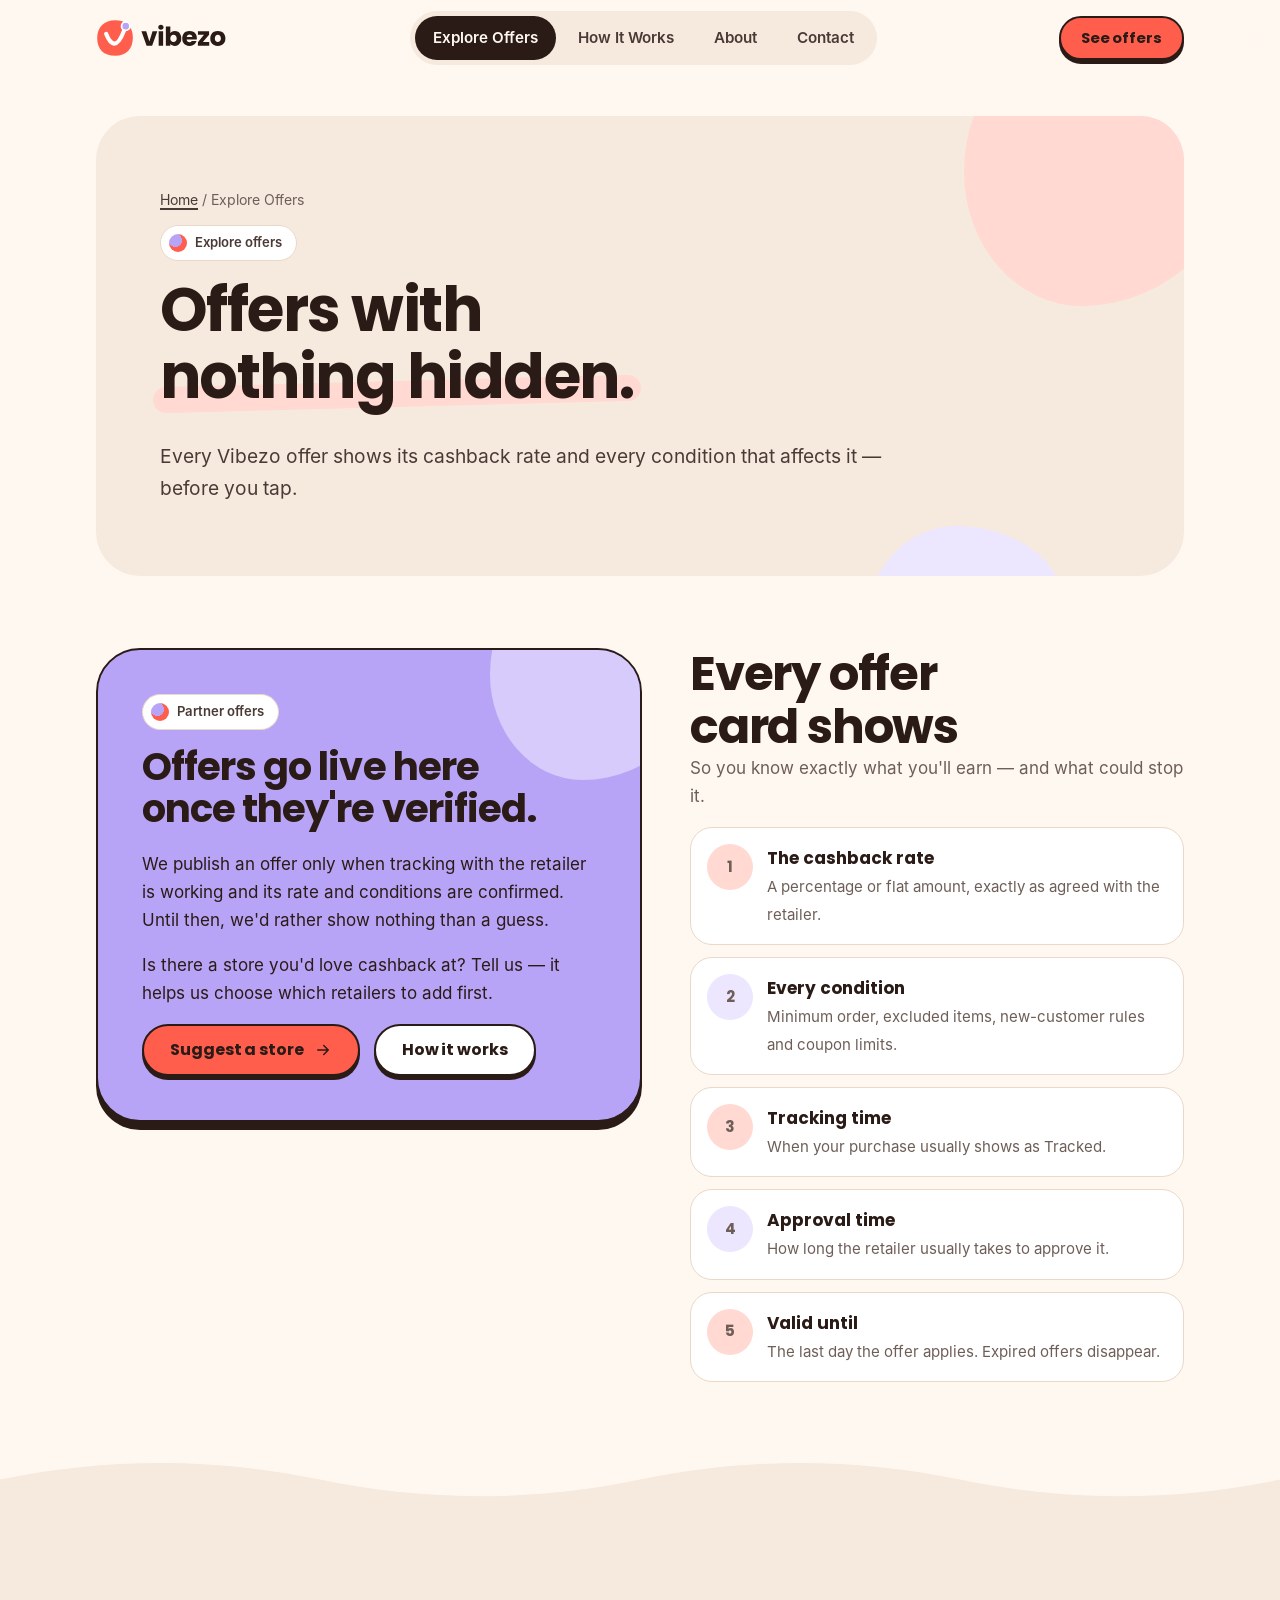
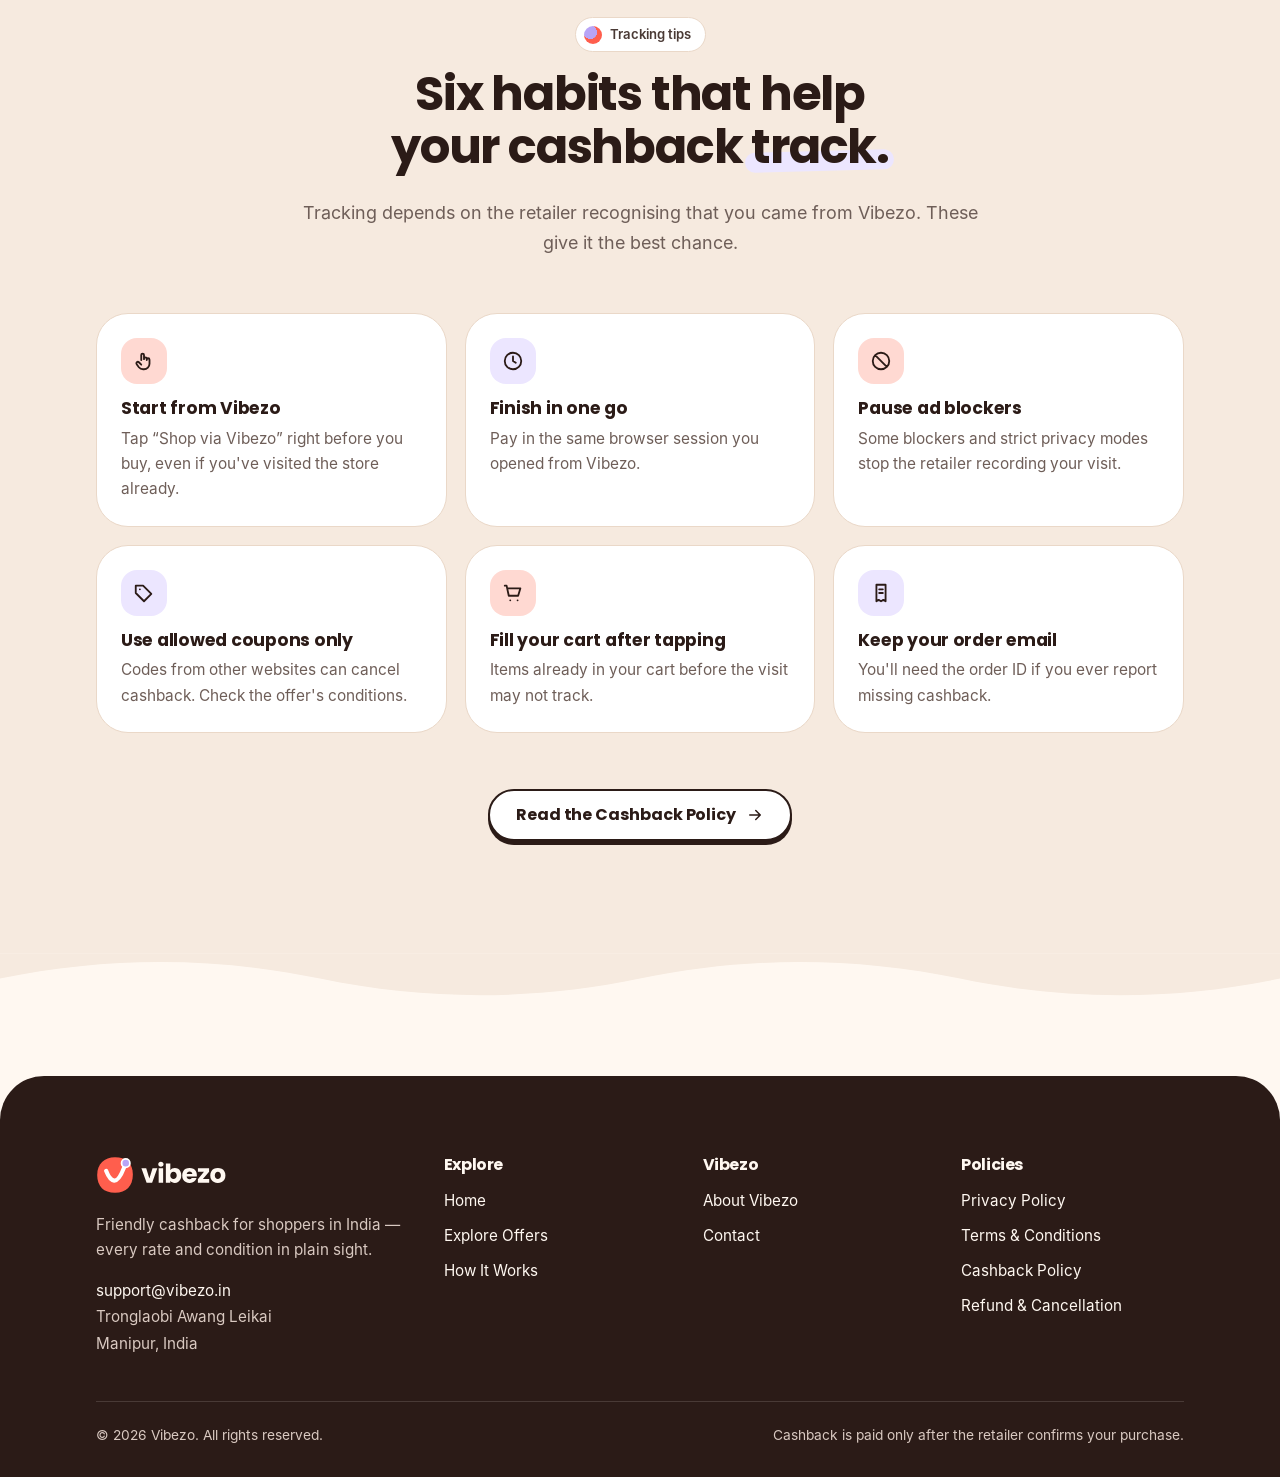
<file: offers.html>
<!DOCTYPE html>
<html lang="en-IN" class="no-js">
<head>
  <meta charset="utf-8">
  <meta name="viewport" content="width=device-width, initial-scale=1, viewport-fit=cover">
  <title>Explore Offers | Vibezo</title>
  <meta name="description" content="Explore Vibezo cashback offers. Every card shows the rate, every condition, tracking time, approval time and validity before you shop.">
  <meta name="robots" content="index, follow, max-image-preview:large">
  <link rel="canonical" href="https://vibezo.in/offers.html">
  <meta name="theme-color" content="#ff5e4d">
  <meta name="color-scheme" content="light">
  <meta name="referrer" content="strict-origin-when-cross-origin">
  <meta name="format-detection" content="telephone=no">

  <meta property="og:type" content="website">
  <meta property="og:site_name" content="Vibezo">
  <meta property="og:locale" content="en_IN">
  <meta property="og:title" content="Explore Offers | Vibezo">
  <meta property="og:description" content="Explore Vibezo cashback offers. Every card shows the rate, every condition, tracking time, approval time and validity before you shop.">
  <meta property="og:url" content="https://vibezo.in/offers.html">
  <meta property="og:image" content="https://vibezo.in/assets/img/og-image.png">
  <meta property="og:image:width" content="1200">
  <meta property="og:image:height" content="630">
  <meta property="og:image:alt" content="Vibezo — friendly cashback with clear conditions">
  <meta name="twitter:card" content="summary_large_image">
  <meta name="twitter:title" content="Explore Offers | Vibezo">
  <meta name="twitter:description" content="Explore Vibezo cashback offers. Every card shows the rate, every condition, tracking time, approval time and validity before you shop.">
  <meta name="twitter:image" content="https://vibezo.in/assets/img/og-image.png">

  <link rel="icon" href="favicon.ico" sizes="any">
  <link rel="icon" href="assets/img/favicon.svg" type="image/svg+xml">
  <link rel="apple-touch-icon" href="assets/img/apple-touch-icon.png">
  <link rel="manifest" href="site.webmanifest">
  <link rel="stylesheet" href="assets/css/styles.css">
</head>
<body>
<a class="skip-link" href="#main">Skip to content</a>
<header class="site-header">
  <div class="wrap header-inner">
    <a class="brand" href="index.html" aria-label="Vibezo home">
      <img src="assets/img/logo.svg" alt="Vibezo" width="222" height="64">
    </a>
    <nav class="nav-pill" aria-label="Main">
      <a href="offers.html" aria-current="page">Explore Offers</a>
      <a href="how-it-works.html">How It Works</a>
      <a href="about.html">About</a>
      <a href="contact.html">Contact</a>
    </nav>
    <div class="header-actions">
      <a class="btn btn--sm" href="offers.html">See offers</a>
      <button class="menu-btn" type="button" aria-expanded="false" aria-controls="menu-sheet" aria-label="Open menu">
        <svg class="i-open" viewBox="0 0 24 24" fill="none" stroke="currentColor" stroke-width="2" stroke-linecap="round" stroke-linejoin="round" aria-hidden="true" focusable="false"><path d="M4 7h16M4 12h16M4 17h10"/></svg><svg class="i-close" viewBox="0 0 24 24" fill="none" stroke="currentColor" stroke-width="2" stroke-linecap="round" stroke-linejoin="round" aria-hidden="true" focusable="false"><path d="M6 6l12 12M18 6 6 18"/></svg><span class="lbl">Menu</span>
      </button>
    </div>
  </div>
  <nav class="menu-sheet" id="menu-sheet" aria-label="Mobile">
    <a class="sheet-link" href="index.html"><span class="ico"><svg viewBox="0 0 24 24" fill="none" stroke="currentColor" stroke-width="2" stroke-linecap="round" stroke-linejoin="round" aria-hidden="true" focusable="false"><path d="M4 11 12 4l8 7 M6 9.5V20h12V9.5 M10 20v-5h4v5"/></svg></span>Home</a>
    <a class="sheet-link" href="offers.html" aria-current="page"><span class="ico"><svg viewBox="0 0 24 24" fill="none" stroke="currentColor" stroke-width="2" stroke-linecap="round" stroke-linejoin="round" aria-hidden="true" focusable="false"><path d="M4 4h7v7H4z M13 4h7v7h-7z M4 13h7v7H4z M13 13h7v7h-7z"/></svg></span>Explore Offers</a>
    <a class="sheet-link" href="how-it-works.html"><span class="ico"><svg viewBox="0 0 24 24" fill="none" stroke="currentColor" stroke-width="2" stroke-linecap="round" stroke-linejoin="round" aria-hidden="true" focusable="false"><path d="M6 19a2 2 0 1 0 0-4 2 2 0 0 0 0 4z M18 9a2 2 0 1 0 0-4 2 2 0 0 0 0 4z M8 17h7a3 3 0 0 0 0-6H9a3 3 0 0 1 0-6h7"/></svg></span>How It Works</a>
    <a class="sheet-link" href="about.html"><span class="ico"><svg viewBox="0 0 24 24" fill="none" stroke="currentColor" stroke-width="2" stroke-linecap="round" stroke-linejoin="round" aria-hidden="true" focusable="false"><path d="M21 12a9 9 0 1 1-18 0 9 9 0 0 1 18 0z M8.5 14.5s1.3 2 3.5 2 3.5-2 3.5-2 M9 9.5h.01 M15 9.5h.01"/></svg></span>About</a>
    <a class="sheet-link" href="contact.html"><span class="ico"><svg viewBox="0 0 24 24" fill="none" stroke="currentColor" stroke-width="2" stroke-linecap="round" stroke-linejoin="round" aria-hidden="true" focusable="false"><path d="M4.5 5h15A1.5 1.5 0 0 1 21 6.5v11a1.5 1.5 0 0 1-1.5 1.5h-15A1.5 1.5 0 0 1 3 17.5v-11A1.5 1.5 0 0 1 4.5 5z M3.5 6.5 12 13l8.5-6.5"/></svg></span>Contact</a>
    <div class="sheet-legal">
      <a href="privacy-policy.html">Privacy Policy</a>
      <a href="terms.html">Terms &amp; Conditions</a>
      <a href="cashback-policy.html">Cashback Policy</a>
      <a href="refund-policy.html">Refund &amp; Cancellation</a>
    </div>
  </nav>
</header>
<main id="main">
  <section class="page-hero">
    <div class="wrap">
      <div class="page-hero-card">
        <div class="blob" aria-hidden="true"></div><div class="blob blob--2" aria-hidden="true"></div>
        <p class="crumbs"><a href="index.html">Home</a> / Explore Offers</p>
        <span class="eyebrow">Explore offers</span>
        <h1>Offers with <span class="hl">nothing hidden.</span></h1>
        <p class="lede">Every Vibezo offer shows its cashback rate and every condition that affects it — before you tap.</p>
      </div>
    </div>
  </section>

  <section class="section section--tight" id="offer-app" hidden>
    <div class="wrap">
      <div class="toolbar">
        <label class="search">
          <span class="visually-hidden">Search offers</span>
          <svg viewBox="0 0 24 24" fill="none" stroke="currentColor" stroke-width="2" stroke-linecap="round" stroke-linejoin="round" aria-hidden="true" focusable="false"><path d="M18 11a7 7 0 1 1-14 0 7 7 0 0 1 14 0z M20 20l-3.5-3.5"/></svg>
          <input id="offer-search" type="search" placeholder="Search a store or category" autocomplete="off">
        </label>
        <span class="chip chip--lav" id="offer-count" aria-live="polite"></span>
      </div>
      <div class="filters" id="offer-filters" role="group" aria-label="Filter by category"></div>
      <div class="offer-grid" id="offer-grid"></div>
      <p class="no-results" id="offer-no-results" hidden>No offers match that search. Try another store or category.</p>
    </div>
  </section>

  <section class="section section--tight" id="offers-launch">
    <div class="wrap verify">
      <div class="verify-card pop">
        <div class="blob" aria-hidden="true"></div>
        <span class="eyebrow">Partner offers</span>
        <h2>Offers go live here once they're verified.</h2>
        <p>We publish an offer only when tracking with the retailer is working and its rate and conditions are confirmed. Until then, we'd rather show nothing than a guess.</p>
        <p>Is there a store you'd love cashback at? Tell us — it helps us choose which retailers to add first.</p>
        <div class="btn-row">
          <a class="btn" href="contact.html?topic=store">Suggest a store <svg viewBox="0 0 24 24" fill="none" stroke="currentColor" stroke-width="2" stroke-linecap="round" stroke-linejoin="round" aria-hidden="true" focusable="false"><path d="M5 12h14M13 6l6 6-6 6"/></svg></a>
          <a class="btn btn--light" href="how-it-works.html">How it works</a>
        </div>
      </div>
      <div class="pop">
        <h2 class="mb-0">Every offer card shows</h2>
        <p class="muted">So you know exactly what you'll earn — and what could stop it.</p>
        <ol class="card-fields">
          <li><span class="n">1</span><div><strong>The cashback rate</strong><span>A percentage or flat amount, exactly as agreed with the retailer.</span></div></li>
          <li><span class="n">2</span><div><strong>Every condition</strong><span>Minimum order, excluded items, new-customer rules and coupon limits.</span></div></li>
          <li><span class="n">3</span><div><strong>Tracking time</strong><span>When your purchase usually shows as Tracked.</span></div></li>
          <li><span class="n">4</span><div><strong>Approval time</strong><span>How long the retailer usually takes to approve it.</span></div></li>
          <li><span class="n">5</span><div><strong>Valid until</strong><span>The last day the offer applies. Expired offers disappear.</span></div></li>
        </ol>
      </div>
    </div>
  </section>

  <svg class="wave" viewBox="0 0 1440 60" preserveAspectRatio="none" aria-hidden="true" focusable="false"><path fill="currentColor" d="M0 60V30c120-26 240-26 360 0s240 26 360 0 240-26 360 0 240 26 360 0v30z"/></svg>
  <section class="section section--sand">
    <div class="wrap">
      <div class="head pop">
        <span class="eyebrow">Tracking tips</span>
        <h2>Six habits that help your cashback <span class="hl hl--lav">track.</span></h2>
        <p>Tracking depends on the retailer recognising that you came from Vibezo. These give it the best chance.</p>
      </div>
      <ul class="tips">
        <li class="pop"><div class="tip-ico"><svg viewBox="0 0 24 24" fill="none" stroke="currentColor" stroke-width="2" stroke-linecap="round" stroke-linejoin="round" aria-hidden="true" focusable="false"><path d="M9 11V5.5a1.5 1.5 0 0 1 3 0V10 M12 9.5a1.5 1.5 0 0 1 3 0V11 M15 10.5a1.5 1.5 0 0 1 3 0V15a6 6 0 0 1-6 6h-1a6 6 0 0 1-4.6-2.2L4 15.5a1.6 1.6 0 0 1 2.4-2.1L9 16"/></svg></div><h3>Start from Vibezo</h3><p>Tap “Shop via Vibezo” right before you buy, even if you've visited the store already.</p></li>
        <li class="pop"><div class="tip-ico"><svg viewBox="0 0 24 24" fill="none" stroke="currentColor" stroke-width="2" stroke-linecap="round" stroke-linejoin="round" aria-hidden="true" focusable="false"><path d="M21 12a9 9 0 1 1-18 0 9 9 0 0 1 18 0z M12 7v5l3 2"/></svg></div><h3>Finish in one go</h3><p>Pay in the same browser session you opened from Vibezo.</p></li>
        <li class="pop"><div class="tip-ico"><svg viewBox="0 0 24 24" fill="none" stroke="currentColor" stroke-width="2" stroke-linecap="round" stroke-linejoin="round" aria-hidden="true" focusable="false"><path d="M21 12a9 9 0 1 1-18 0 9 9 0 0 1 18 0z M5.6 5.6l12.8 12.8"/></svg></div><h3>Pause ad blockers</h3><p>Some blockers and strict privacy modes stop the retailer recording your visit.</p></li>
        <li class="pop"><div class="tip-ico"><svg viewBox="0 0 24 24" fill="none" stroke="currentColor" stroke-width="2" stroke-linecap="round" stroke-linejoin="round" aria-hidden="true" focusable="false"><path d="M3 12V4h8l9 9-8 8-9-9z M7.5 8h.01"/></svg></div><h3>Use allowed coupons only</h3><p>Codes from other websites can cancel cashback. Check the offer's conditions.</p></li>
        <li class="pop"><div class="tip-ico"><svg viewBox="0 0 24 24" fill="none" stroke="currentColor" stroke-width="2" stroke-linecap="round" stroke-linejoin="round" aria-hidden="true" focusable="false"><path d="M3 4h2l2.4 11h10.2L20 7H6.2 M9 20h.01 M17 20h.01"/></svg></div><h3>Fill your cart after tapping</h3><p>Items already in your cart before the visit may not track.</p></li>
        <li class="pop"><div class="tip-ico"><svg viewBox="0 0 24 24" fill="none" stroke="currentColor" stroke-width="2" stroke-linecap="round" stroke-linejoin="round" aria-hidden="true" focusable="false"><path d="M7 3h10v18l-2.5-1.5L12 21l-2.5-1.5L7 21V3z M10 8h4 M10 12h4"/></svg></div><h3>Keep your order email</h3><p>You'll need the order ID if you ever report missing cashback.</p></li>
      </ul>
      <div class="btn-row btn-row--center mt-l"><a class="btn btn--light" href="cashback-policy.html">Read the Cashback Policy <svg viewBox="0 0 24 24" fill="none" stroke="currentColor" stroke-width="2" stroke-linecap="round" stroke-linejoin="round" aria-hidden="true" focusable="false"><path d="M5 12h14M13 6l6 6-6 6"/></svg></a></div>
    </div>
  </section>
  <svg class="wave wave--down" viewBox="0 0 1440 60" preserveAspectRatio="none" aria-hidden="true" focusable="false"><path fill="currentColor" d="M0 60V30c120-26 240-26 360 0s240 26 360 0 240-26 360 0 240 26 360 0v30z"/></svg>
</main>
<script src="assets/js/offers.js"></script>
<footer class="site-footer">
  <div class="wrap">
    <div class="footer-grid">
      <div class="footer-about">
        <a href="index.html" aria-label="Vibezo home"><img src="assets/img/logo-light.svg" alt="Vibezo" width="222" height="64"></a>
        <p>Friendly cashback for shoppers in India — every rate and condition in plain sight.</p>
        <address>
          <a href="mailto:support@vibezo.in">support@vibezo.in</a><br>
          Tronglaobi Awang Leikai<br>Manipur, India
        </address>
      </div>
      <nav class="footer-col" aria-label="Explore">
        <h2>Explore</h2>
        <ul>
          <li><a href="index.html">Home</a></li>
          <li><a href="offers.html">Explore Offers</a></li>
          <li><a href="how-it-works.html">How It Works</a></li>
        </ul>
      </nav>
      <nav class="footer-col" aria-label="Vibezo">
        <h2>Vibezo</h2>
        <ul>
          <li><a href="about.html">About Vibezo</a></li>
          <li><a href="contact.html">Contact</a></li>
        </ul>
      </nav>
      <nav class="footer-col" aria-label="Policies">
        <h2>Policies</h2>
        <ul>
          <li><a href="privacy-policy.html">Privacy Policy</a></li>
          <li><a href="terms.html">Terms &amp; Conditions</a></li>
          <li><a href="cashback-policy.html">Cashback Policy</a></li>
          <li><a href="refund-policy.html">Refund &amp; Cancellation</a></li>
        </ul>
      </nav>
    </div>
    <div class="footer-base">
      <p>&copy; <span data-year>2026</span> Vibezo. All rights reserved.</p>
      <p>Cashback is paid only after the retailer confirms your purchase.</p>
    </div>
  </div>
</footer>
<script src="assets/js/main.js" defer></script>
</body>
</html>
</file>
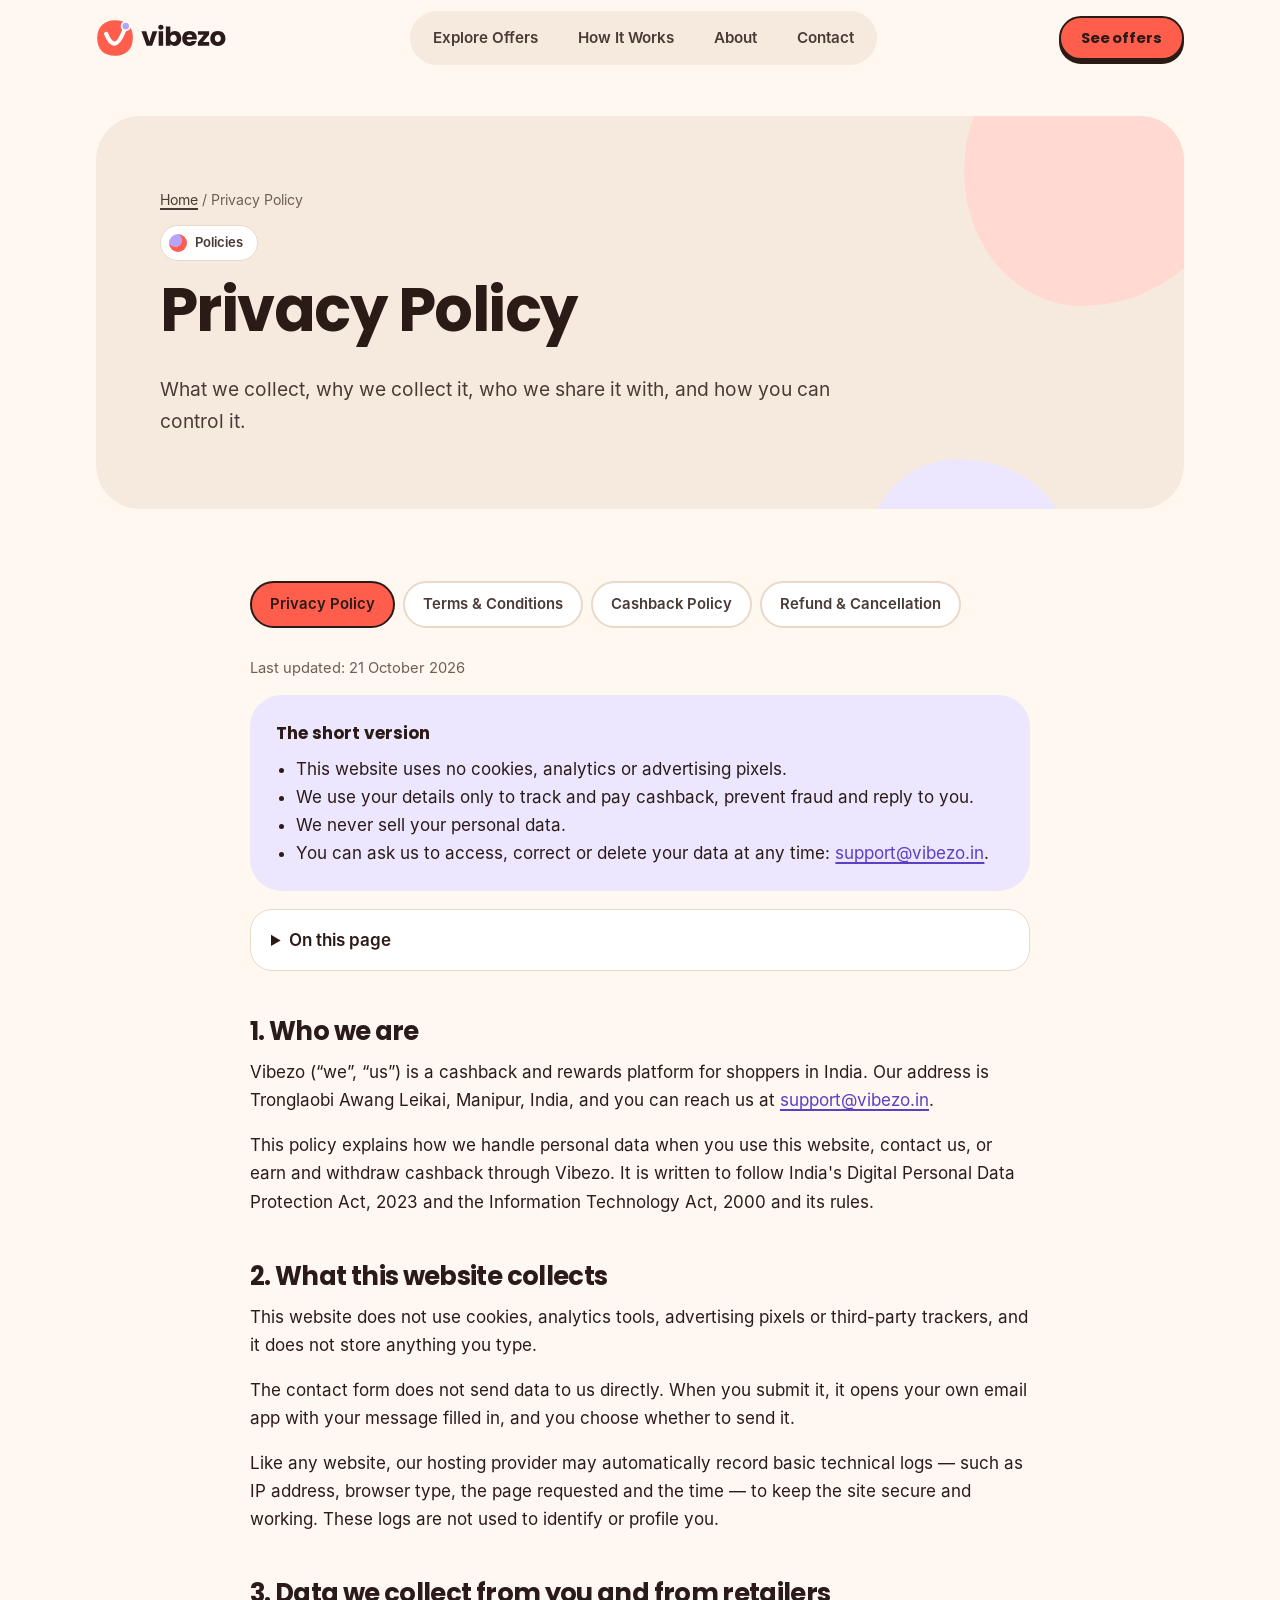
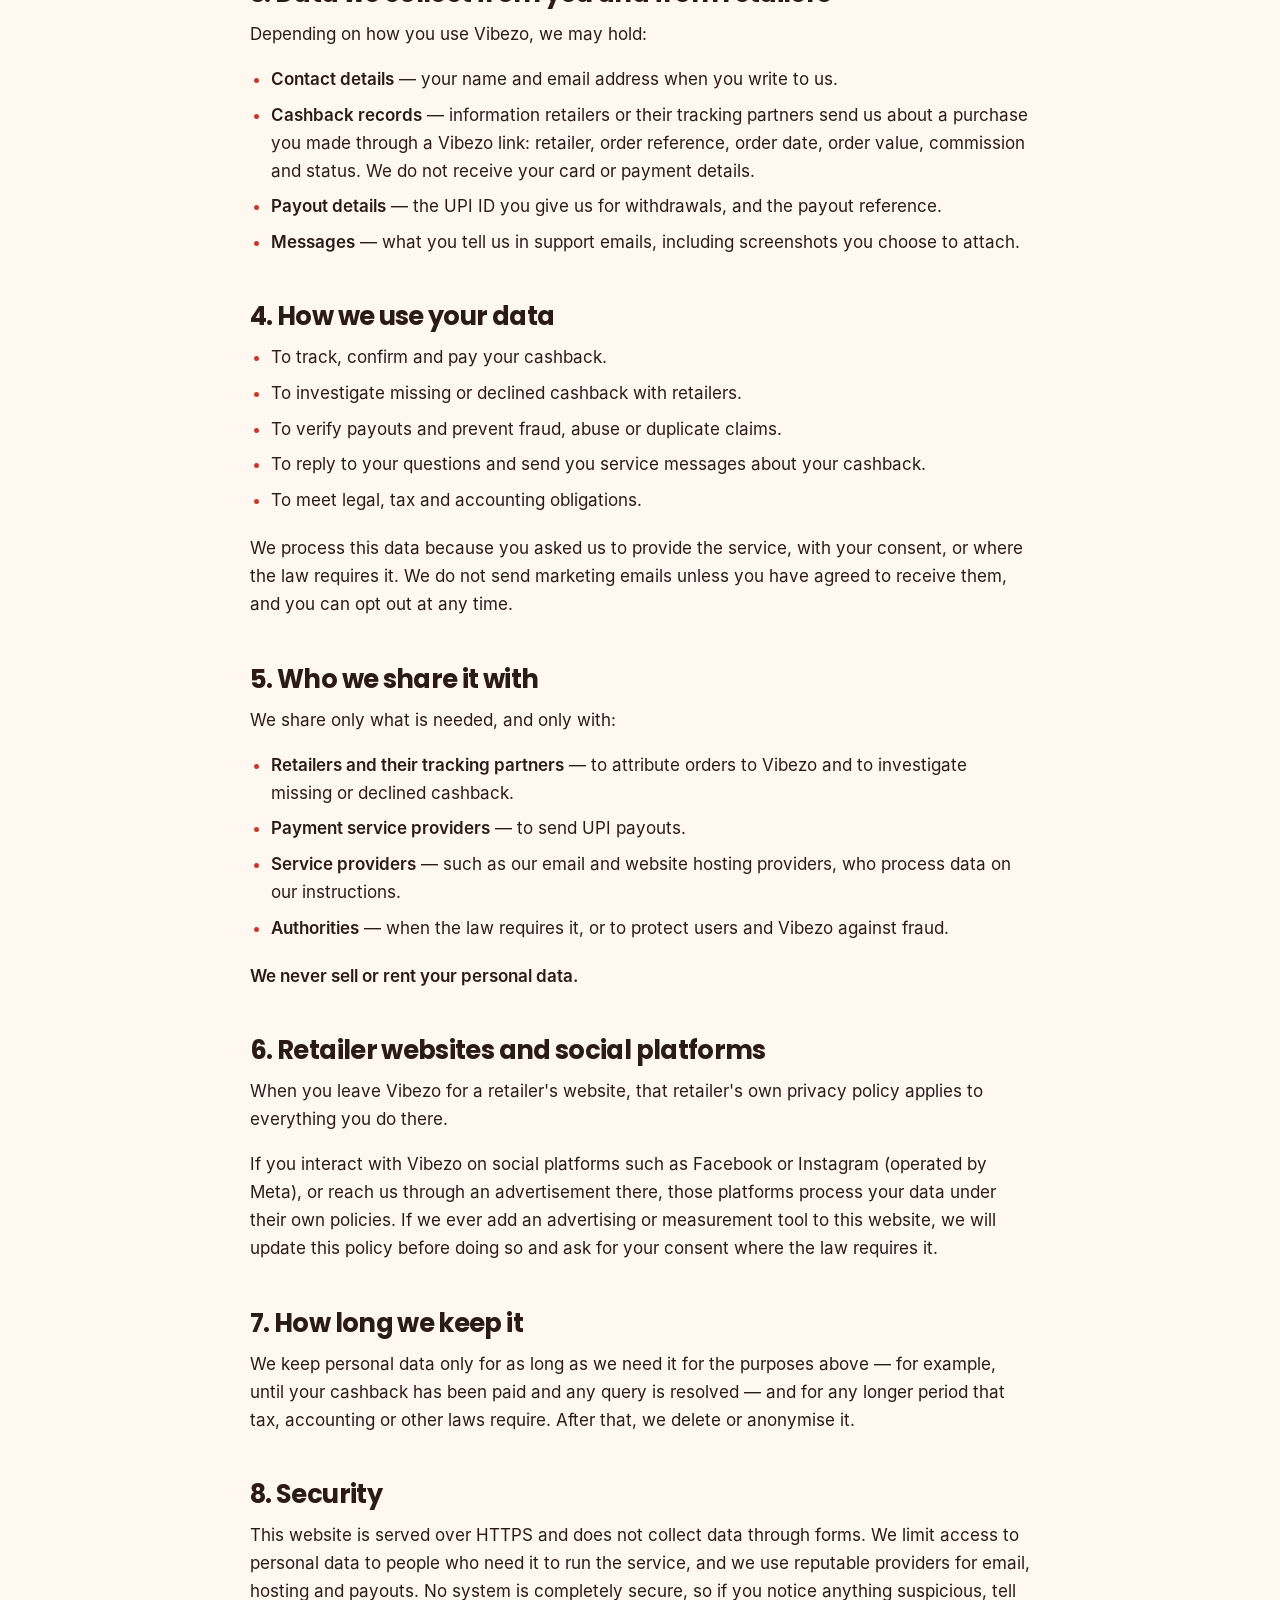
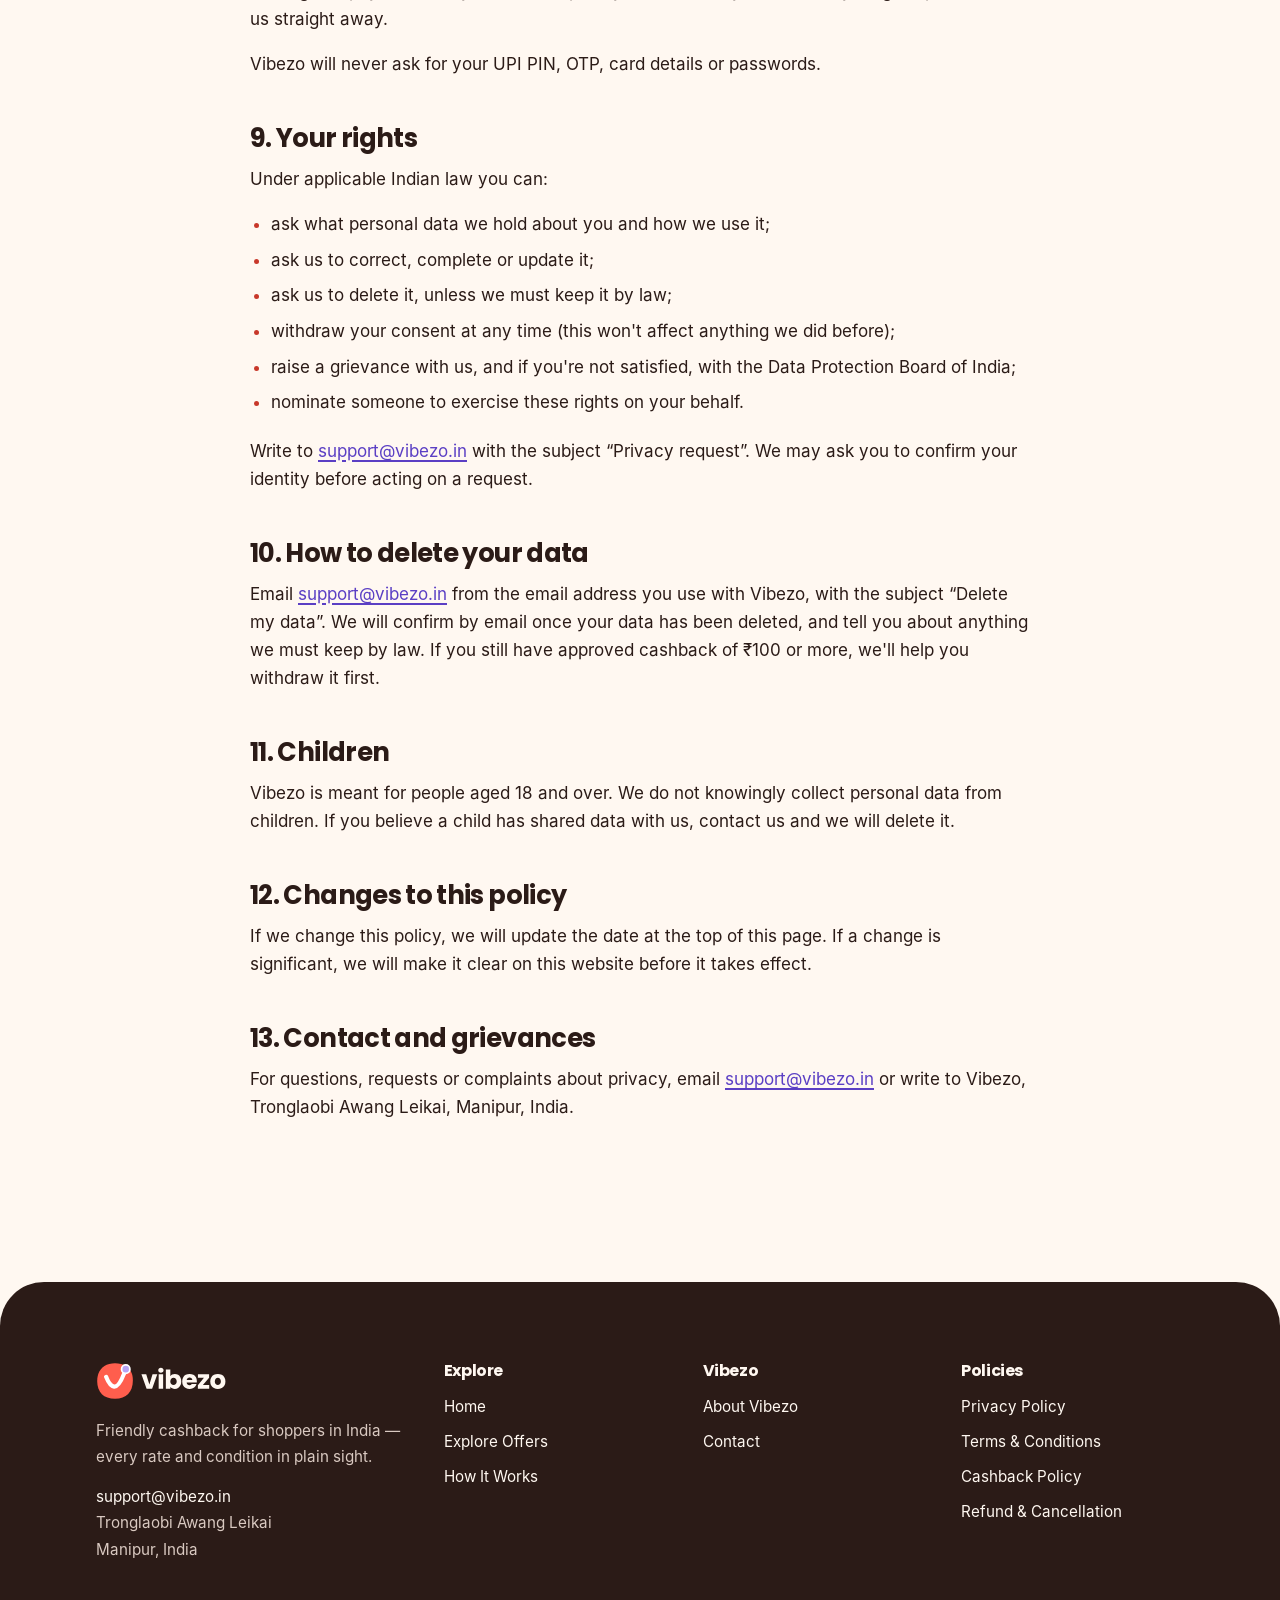
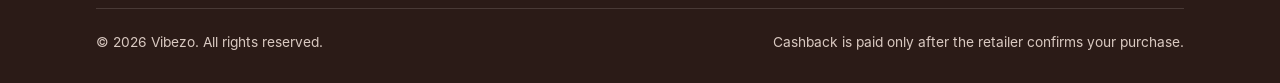
<file: privacy-policy.html>
<!DOCTYPE html>
<html lang="en-IN" class="no-js">
<head>
  <meta charset="utf-8">
  <meta name="viewport" content="width=device-width, initial-scale=1, viewport-fit=cover">
  <title>Privacy Policy | Vibezo</title>
  <meta name="description" content="How Vibezo collects, uses, shares and protects personal data, and how to access, correct or delete your data.">
  <meta name="robots" content="index, follow, max-image-preview:large">
  <link rel="canonical" href="https://vibezo.in/privacy-policy.html">
  <meta name="theme-color" content="#ff5e4d">
  <meta name="color-scheme" content="light">
  <meta name="referrer" content="strict-origin-when-cross-origin">
  <meta name="format-detection" content="telephone=no">

  <meta property="og:type" content="website">
  <meta property="og:site_name" content="Vibezo">
  <meta property="og:locale" content="en_IN">
  <meta property="og:title" content="Privacy Policy | Vibezo">
  <meta property="og:description" content="How Vibezo collects, uses, shares and protects personal data, and how to access, correct or delete your data.">
  <meta property="og:url" content="https://vibezo.in/privacy-policy.html">
  <meta property="og:image" content="https://vibezo.in/assets/img/og-image.png">
  <meta property="og:image:width" content="1200">
  <meta property="og:image:height" content="630">
  <meta property="og:image:alt" content="Vibezo — friendly cashback with clear conditions">
  <meta name="twitter:card" content="summary_large_image">
  <meta name="twitter:title" content="Privacy Policy | Vibezo">
  <meta name="twitter:description" content="How Vibezo collects, uses, shares and protects personal data, and how to access, correct or delete your data.">
  <meta name="twitter:image" content="https://vibezo.in/assets/img/og-image.png">

  <link rel="icon" href="favicon.ico" sizes="any">
  <link rel="icon" href="assets/img/favicon.svg" type="image/svg+xml">
  <link rel="apple-touch-icon" href="assets/img/apple-touch-icon.png">
  <link rel="manifest" href="site.webmanifest">
  <link rel="stylesheet" href="assets/css/styles.css">
</head>
<body>
<a class="skip-link" href="#main">Skip to content</a>
<header class="site-header">
  <div class="wrap header-inner">
    <a class="brand" href="index.html" aria-label="Vibezo home">
      <img src="assets/img/logo.svg" alt="Vibezo" width="222" height="64">
    </a>
    <nav class="nav-pill" aria-label="Main">
      <a href="offers.html">Explore Offers</a>
      <a href="how-it-works.html">How It Works</a>
      <a href="about.html">About</a>
      <a href="contact.html">Contact</a>
    </nav>
    <div class="header-actions">
      <a class="btn btn--sm" href="offers.html">See offers</a>
      <button class="menu-btn" type="button" aria-expanded="false" aria-controls="menu-sheet" aria-label="Open menu">
        <svg class="i-open" viewBox="0 0 24 24" fill="none" stroke="currentColor" stroke-width="2" stroke-linecap="round" stroke-linejoin="round" aria-hidden="true" focusable="false"><path d="M4 7h16M4 12h16M4 17h10"/></svg><svg class="i-close" viewBox="0 0 24 24" fill="none" stroke="currentColor" stroke-width="2" stroke-linecap="round" stroke-linejoin="round" aria-hidden="true" focusable="false"><path d="M6 6l12 12M18 6 6 18"/></svg><span class="lbl">Menu</span>
      </button>
    </div>
  </div>
  <nav class="menu-sheet" id="menu-sheet" aria-label="Mobile">
    <a class="sheet-link" href="index.html"><span class="ico"><svg viewBox="0 0 24 24" fill="none" stroke="currentColor" stroke-width="2" stroke-linecap="round" stroke-linejoin="round" aria-hidden="true" focusable="false"><path d="M4 11 12 4l8 7 M6 9.5V20h12V9.5 M10 20v-5h4v5"/></svg></span>Home</a>
    <a class="sheet-link" href="offers.html"><span class="ico"><svg viewBox="0 0 24 24" fill="none" stroke="currentColor" stroke-width="2" stroke-linecap="round" stroke-linejoin="round" aria-hidden="true" focusable="false"><path d="M4 4h7v7H4z M13 4h7v7h-7z M4 13h7v7H4z M13 13h7v7h-7z"/></svg></span>Explore Offers</a>
    <a class="sheet-link" href="how-it-works.html"><span class="ico"><svg viewBox="0 0 24 24" fill="none" stroke="currentColor" stroke-width="2" stroke-linecap="round" stroke-linejoin="round" aria-hidden="true" focusable="false"><path d="M6 19a2 2 0 1 0 0-4 2 2 0 0 0 0 4z M18 9a2 2 0 1 0 0-4 2 2 0 0 0 0 4z M8 17h7a3 3 0 0 0 0-6H9a3 3 0 0 1 0-6h7"/></svg></span>How It Works</a>
    <a class="sheet-link" href="about.html"><span class="ico"><svg viewBox="0 0 24 24" fill="none" stroke="currentColor" stroke-width="2" stroke-linecap="round" stroke-linejoin="round" aria-hidden="true" focusable="false"><path d="M21 12a9 9 0 1 1-18 0 9 9 0 0 1 18 0z M8.5 14.5s1.3 2 3.5 2 3.5-2 3.5-2 M9 9.5h.01 M15 9.5h.01"/></svg></span>About</a>
    <a class="sheet-link" href="contact.html"><span class="ico"><svg viewBox="0 0 24 24" fill="none" stroke="currentColor" stroke-width="2" stroke-linecap="round" stroke-linejoin="round" aria-hidden="true" focusable="false"><path d="M4.5 5h15A1.5 1.5 0 0 1 21 6.5v11a1.5 1.5 0 0 1-1.5 1.5h-15A1.5 1.5 0 0 1 3 17.5v-11A1.5 1.5 0 0 1 4.5 5z M3.5 6.5 12 13l8.5-6.5"/></svg></span>Contact</a>
    <div class="sheet-legal">
      <a href="privacy-policy.html">Privacy Policy</a>
      <a href="terms.html">Terms &amp; Conditions</a>
      <a href="cashback-policy.html">Cashback Policy</a>
      <a href="refund-policy.html">Refund &amp; Cancellation</a>
    </div>
  </nav>
</header>
<main id="main">
  <section class="page-hero">
    <div class="wrap">
      <div class="page-hero-card">
        <div class="blob" aria-hidden="true"></div><div class="blob blob--2" aria-hidden="true"></div>
        <p class="crumbs"><a href="index.html">Home</a> / Privacy Policy</p>
        <span class="eyebrow">Policies</span>
        <h1>Privacy Policy</h1>
        <p class="lede">What we collect, why we collect it, who we share it with, and how you can control it.</p>
      </div>
    </div>
  </section>

  <section class="section section--tight">
    <div class="wrap">
      <nav class="policy-tabs" aria-label="Policies">
        <a href="privacy-policy.html" aria-current="page">Privacy Policy</a>
        <a href="terms.html">Terms &amp; Conditions</a>
        <a href="cashback-policy.html">Cashback Policy</a>
        <a href="refund-policy.html">Refund &amp; Cancellation</a>
      </nav>
      <article class="policy">
        <p class="policy-meta">Last updated: <time datetime="2026-10-21">21 October 2026</time></p>
        <div class="tldr">
          <p>The short version</p>
          <ul>
            <li>This website uses no cookies, analytics or advertising pixels.</li>
            <li>We use your details only to track and pay cashback, prevent fraud and reply to you.</li>
            <li>We never sell your personal data.</li>
            <li>You can ask us to access, correct or delete your data at any time: <a href="mailto:support@vibezo.in">support@vibezo.in</a>.</li>
          </ul>
        </div>
        <details class="toc">
          <summary>On this page</summary>
          <ol>
            <li><a href="#who-we-are">1. Who we are</a></li>
            <li><a href="#website">2. What this website collects</a></li>
            <li><a href="#data-we-collect">3. Data we collect from you and from retailers</a></li>
            <li><a href="#how-we-use">4. How we use your data</a></li>
            <li><a href="#sharing">5. Who we share it with</a></li>
            <li><a href="#third-parties">6. Retailer websites and social platforms</a></li>
            <li><a href="#retention">7. How long we keep it</a></li>
            <li><a href="#security">8. Security</a></li>
            <li><a href="#your-rights">9. Your rights</a></li>
            <li><a href="#data-deletion">10. How to delete your data</a></li>
            <li><a href="#children">11. Children</a></li>
            <li><a href="#changes">12. Changes to this policy</a></li>
            <li><a href="#contact">13. Contact and grievances</a></li>
          </ol>
        </details>
        <div class="policy-body">
          <h2 id="who-we-are">1. Who we are</h2>
        <p>Vibezo (“we”, “us”) is a cashback and rewards platform for shoppers in India. Our address is Tronglaobi Awang Leikai, Manipur, India, and you can reach us at <a href="mailto:support@vibezo.in">support@vibezo.in</a>.</p>
        <p>This policy explains how we handle personal data when you use this website, contact us, or earn and withdraw cashback through Vibezo. It is written to follow India's Digital Personal Data Protection Act, 2023 and the Information Technology Act, 2000 and its rules.</p>
          <h2 id="website">2. What this website collects</h2>
        <p>This website does not use cookies, analytics tools, advertising pixels or third-party trackers, and it does not store anything you type.</p>
        <p>The contact form does not send data to us directly. When you submit it, it opens your own email app with your message filled in, and you choose whether to send it.</p>
        <p>Like any website, our hosting provider may automatically record basic technical logs — such as IP address, browser type, the page requested and the time — to keep the site secure and working. These logs are not used to identify or profile you.</p>
          <h2 id="data-we-collect">3. Data we collect from you and from retailers</h2>
        <p>Depending on how you use Vibezo, we may hold:</p>
        <ul>
          <li><strong>Contact details</strong> — your name and email address when you write to us.</li>
          <li><strong>Cashback records</strong> — information retailers or their tracking partners send us about a purchase you made through a Vibezo link: retailer, order reference, order date, order value, commission and status. We do not receive your card or payment details.</li>
          <li><strong>Payout details</strong> — the UPI ID you give us for withdrawals, and the payout reference.</li>
          <li><strong>Messages</strong> — what you tell us in support emails, including screenshots you choose to attach.</li>
        </ul>
          <h2 id="how-we-use">4. How we use your data</h2>
        <ul>
          <li>To track, confirm and pay your cashback.</li>
          <li>To investigate missing or declined cashback with retailers.</li>
          <li>To verify payouts and prevent fraud, abuse or duplicate claims.</li>
          <li>To reply to your questions and send you service messages about your cashback.</li>
          <li>To meet legal, tax and accounting obligations.</li>
        </ul>
        <p>We process this data because you asked us to provide the service, with your consent, or where the law requires it. We do not send marketing emails unless you have agreed to receive them, and you can opt out at any time.</p>
          <h2 id="sharing">5. Who we share it with</h2>
        <p>We share only what is needed, and only with:</p>
        <ul>
          <li><strong>Retailers and their tracking partners</strong> — to attribute orders to Vibezo and to investigate missing or declined cashback.</li>
          <li><strong>Payment service providers</strong> — to send UPI payouts.</li>
          <li><strong>Service providers</strong> — such as our email and website hosting providers, who process data on our instructions.</li>
          <li><strong>Authorities</strong> — when the law requires it, or to protect users and Vibezo against fraud.</li>
        </ul>
        <p><strong>We never sell or rent your personal data.</strong></p>
          <h2 id="third-parties">6. Retailer websites and social platforms</h2>
        <p>When you leave Vibezo for a retailer's website, that retailer's own privacy policy applies to everything you do there.</p>
        <p>If you interact with Vibezo on social platforms such as Facebook or Instagram (operated by Meta), or reach us through an advertisement there, those platforms process your data under their own policies. If we ever add an advertising or measurement tool to this website, we will update this policy before doing so and ask for your consent where the law requires it.</p>
          <h2 id="retention">7. How long we keep it</h2>
        <p>We keep personal data only for as long as we need it for the purposes above — for example, until your cashback has been paid and any query is resolved — and for any longer period that tax, accounting or other laws require. After that, we delete or anonymise it.</p>
          <h2 id="security">8. Security</h2>
        <p>This website is served over HTTPS and does not collect data through forms. We limit access to personal data to people who need it to run the service, and we use reputable providers for email, hosting and payouts. No system is completely secure, so if you notice anything suspicious, tell us straight away.</p>
        <p>Vibezo will never ask for your UPI PIN, OTP, card details or passwords.</p>
          <h2 id="your-rights">9. Your rights</h2>
        <p>Under applicable Indian law you can:</p>
        <ul>
          <li>ask what personal data we hold about you and how we use it;</li>
          <li>ask us to correct, complete or update it;</li>
          <li>ask us to delete it, unless we must keep it by law;</li>
          <li>withdraw your consent at any time (this won't affect anything we did before);</li>
          <li>raise a grievance with us, and if you're not satisfied, with the Data Protection Board of India;</li>
          <li>nominate someone to exercise these rights on your behalf.</li>
        </ul>
        <p>Write to <a href="mailto:support@vibezo.in">support@vibezo.in</a> with the subject “Privacy request”. We may ask you to confirm your identity before acting on a request.</p>
          <h2 id="data-deletion">10. How to delete your data</h2>
        <p>Email <a href="mailto:support@vibezo.in">support@vibezo.in</a> from the email address you use with Vibezo, with the subject “Delete my data”. We will confirm by email once your data has been deleted, and tell you about anything we must keep by law. If you still have approved cashback of ₹100 or more, we'll help you withdraw it first.</p>
          <h2 id="children">11. Children</h2>
        <p>Vibezo is meant for people aged 18 and over. We do not knowingly collect personal data from children. If you believe a child has shared data with us, contact us and we will delete it.</p>
          <h2 id="changes">12. Changes to this policy</h2>
        <p>If we change this policy, we will update the date at the top of this page. If a change is significant, we will make it clear on this website before it takes effect.</p>
          <h2 id="contact">13. Contact and grievances</h2>
        <p>For questions, requests or complaints about privacy, email <a href="mailto:support@vibezo.in">support@vibezo.in</a> or write to Vibezo, Tronglaobi Awang Leikai, Manipur, India.</p>
        </div>
      </article>
    </div>
  </section>
</main>
<footer class="site-footer">
  <div class="wrap">
    <div class="footer-grid">
      <div class="footer-about">
        <a href="index.html" aria-label="Vibezo home"><img src="assets/img/logo-light.svg" alt="Vibezo" width="222" height="64"></a>
        <p>Friendly cashback for shoppers in India — every rate and condition in plain sight.</p>
        <address>
          <a href="mailto:support@vibezo.in">support@vibezo.in</a><br>
          Tronglaobi Awang Leikai<br>Manipur, India
        </address>
      </div>
      <nav class="footer-col" aria-label="Explore">
        <h2>Explore</h2>
        <ul>
          <li><a href="index.html">Home</a></li>
          <li><a href="offers.html">Explore Offers</a></li>
          <li><a href="how-it-works.html">How It Works</a></li>
        </ul>
      </nav>
      <nav class="footer-col" aria-label="Vibezo">
        <h2>Vibezo</h2>
        <ul>
          <li><a href="about.html">About Vibezo</a></li>
          <li><a href="contact.html">Contact</a></li>
        </ul>
      </nav>
      <nav class="footer-col" aria-label="Policies">
        <h2>Policies</h2>
        <ul>
          <li><a href="privacy-policy.html">Privacy Policy</a></li>
          <li><a href="terms.html">Terms &amp; Conditions</a></li>
          <li><a href="cashback-policy.html">Cashback Policy</a></li>
          <li><a href="refund-policy.html">Refund &amp; Cancellation</a></li>
        </ul>
      </nav>
    </div>
    <div class="footer-base">
      <p>&copy; <span data-year>2026</span> Vibezo. All rights reserved.</p>
      <p>Cashback is paid only after the retailer confirms your purchase.</p>
    </div>
  </div>
</footer>
<script src="assets/js/main.js" defer></script>
</body>
</html>
</file>
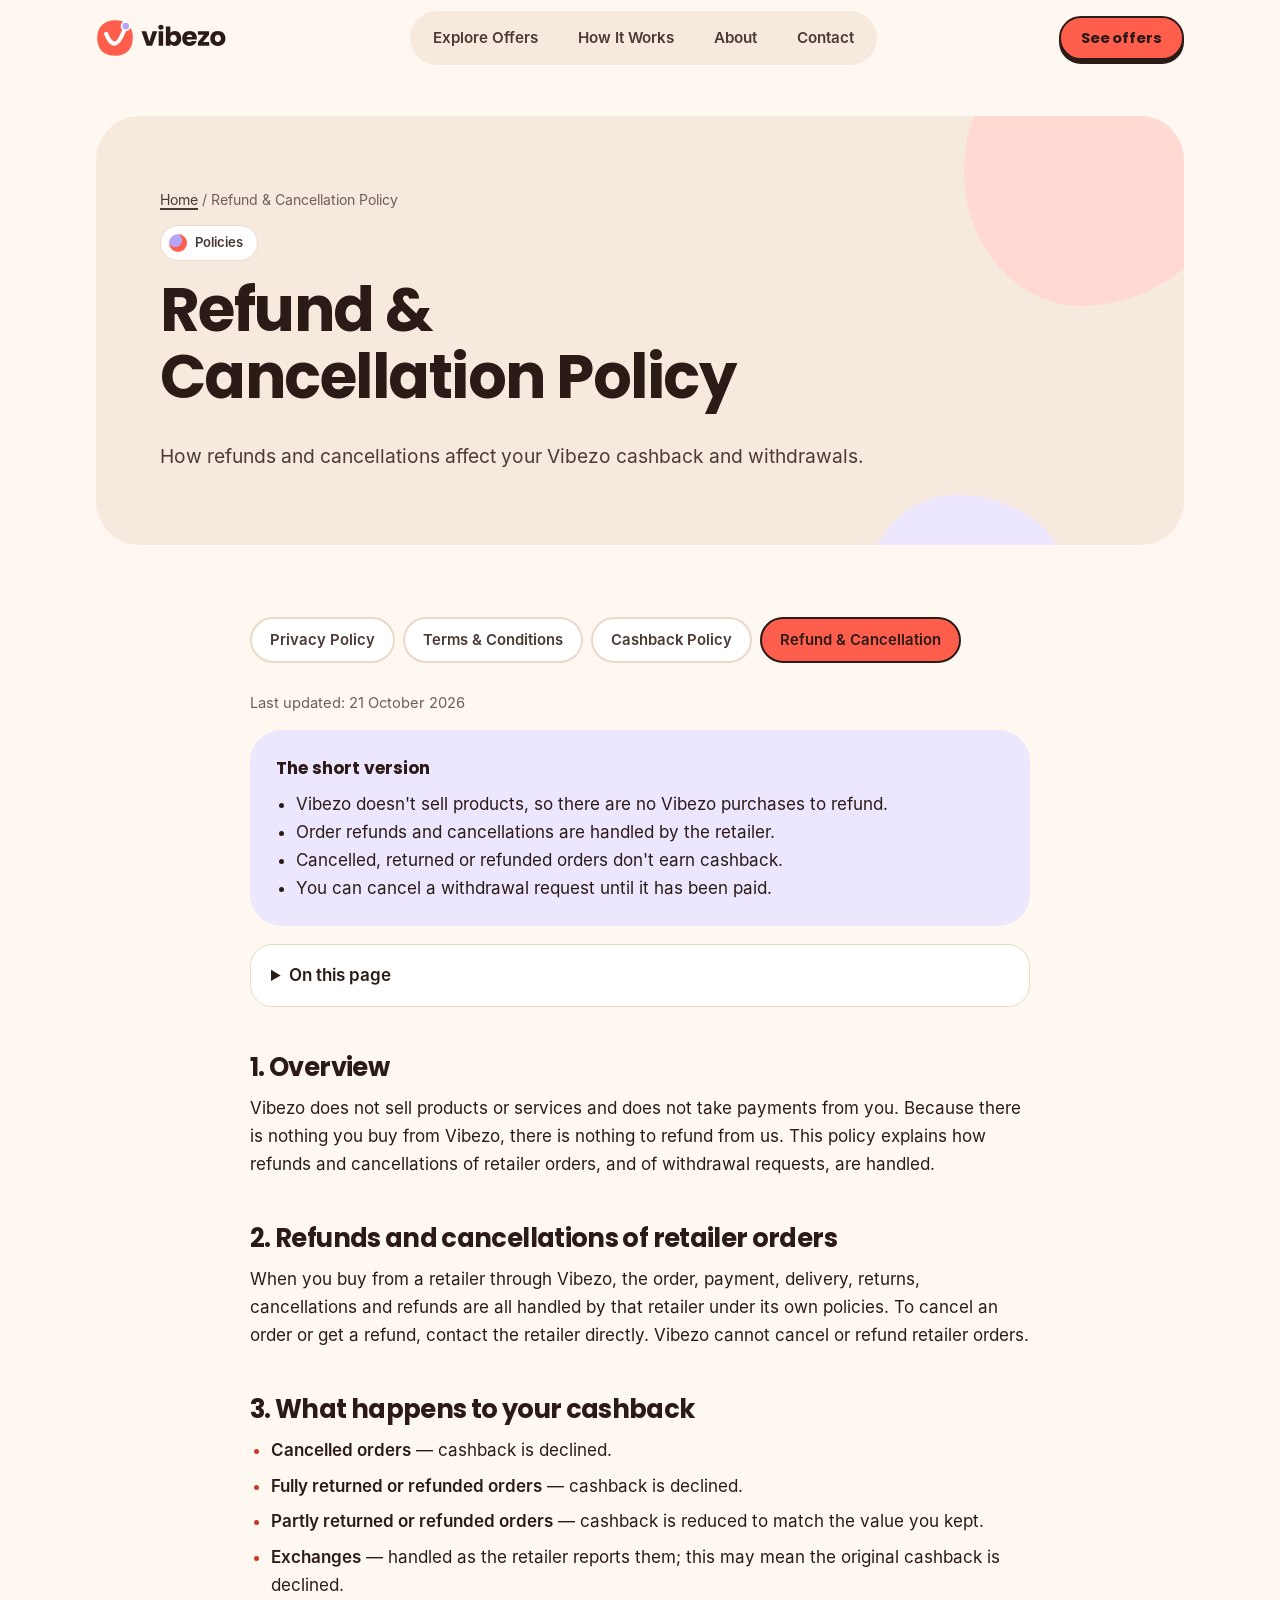
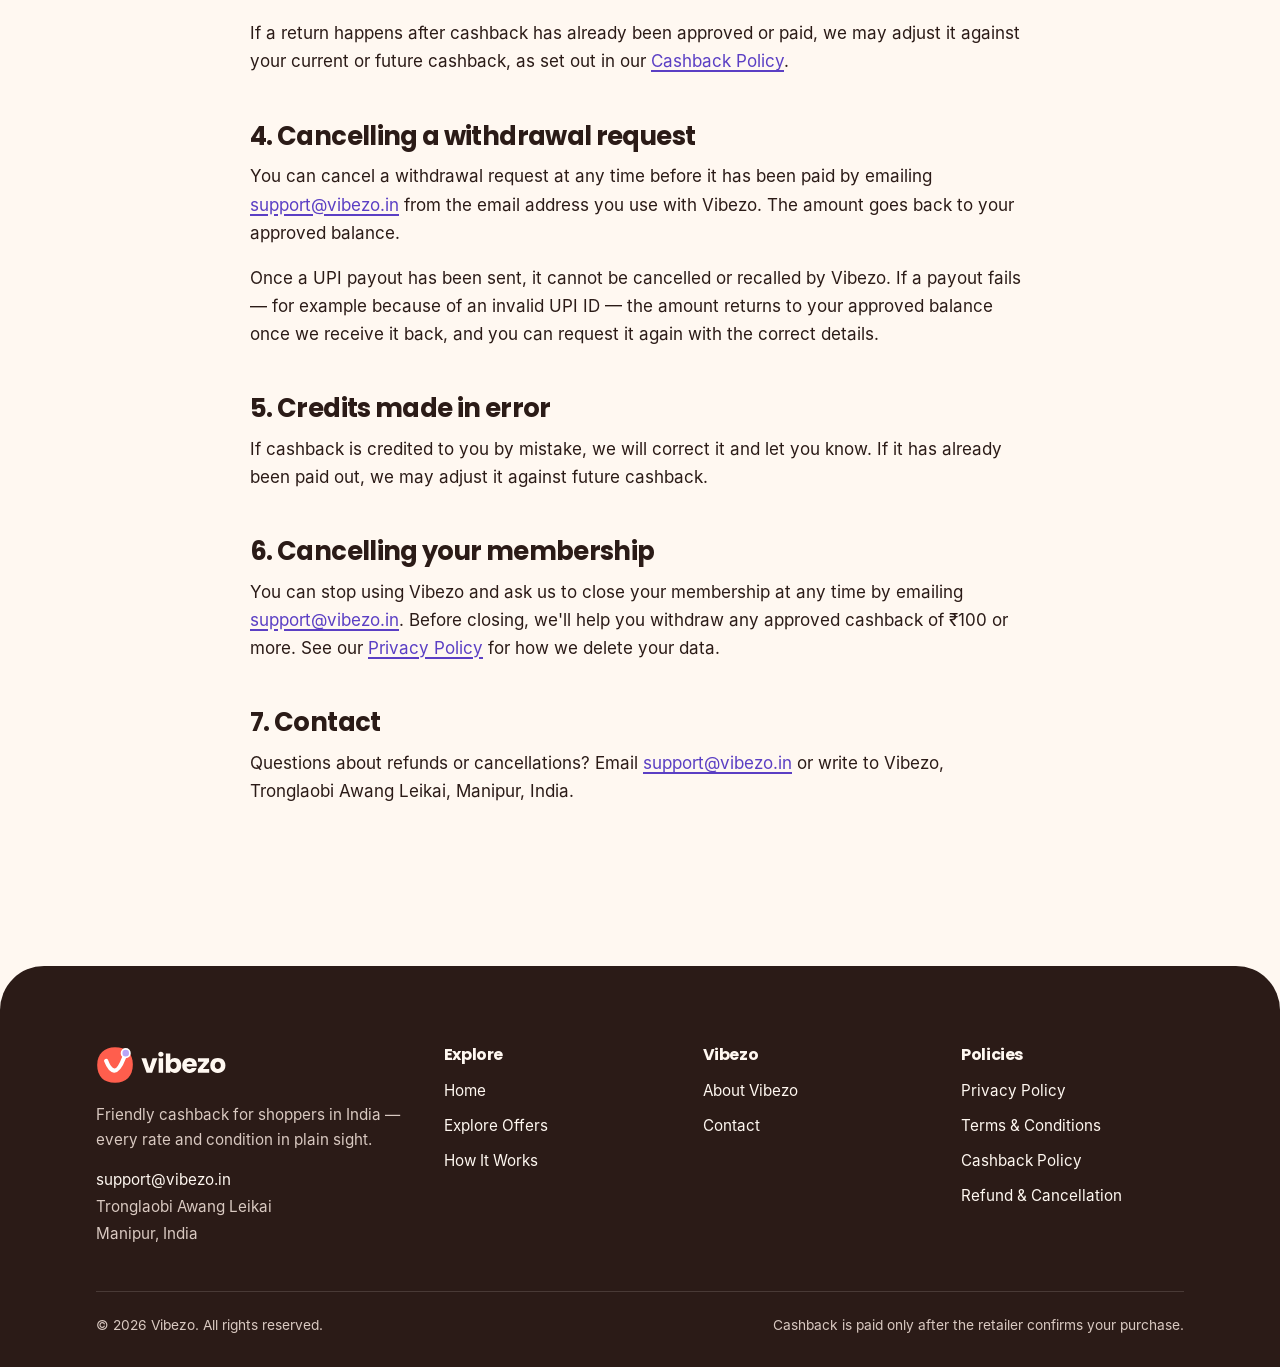
<file: refund-policy.html>
<!DOCTYPE html>
<html lang="en-IN" class="no-js">
<head>
  <meta charset="utf-8">
  <meta name="viewport" content="width=device-width, initial-scale=1, viewport-fit=cover">
  <title>Refund &amp; Cancellation Policy | Vibezo</title>
  <meta name="description" content="How refunds and cancellations work at Vibezo, including retailer orders, cashback after returns, and cancelling a withdrawal request.">
  <meta name="robots" content="index, follow, max-image-preview:large">
  <link rel="canonical" href="https://vibezo.in/refund-policy.html">
  <meta name="theme-color" content="#ff5e4d">
  <meta name="color-scheme" content="light">
  <meta name="referrer" content="strict-origin-when-cross-origin">
  <meta name="format-detection" content="telephone=no">

  <meta property="og:type" content="website">
  <meta property="og:site_name" content="Vibezo">
  <meta property="og:locale" content="en_IN">
  <meta property="og:title" content="Refund &amp; Cancellation Policy | Vibezo">
  <meta property="og:description" content="How refunds and cancellations work at Vibezo, including retailer orders, cashback after returns, and cancelling a withdrawal request.">
  <meta property="og:url" content="https://vibezo.in/refund-policy.html">
  <meta property="og:image" content="https://vibezo.in/assets/img/og-image.png">
  <meta property="og:image:width" content="1200">
  <meta property="og:image:height" content="630">
  <meta property="og:image:alt" content="Vibezo — friendly cashback with clear conditions">
  <meta name="twitter:card" content="summary_large_image">
  <meta name="twitter:title" content="Refund &amp; Cancellation Policy | Vibezo">
  <meta name="twitter:description" content="How refunds and cancellations work at Vibezo, including retailer orders, cashback after returns, and cancelling a withdrawal request.">
  <meta name="twitter:image" content="https://vibezo.in/assets/img/og-image.png">

  <link rel="icon" href="favicon.ico" sizes="any">
  <link rel="icon" href="assets/img/favicon.svg" type="image/svg+xml">
  <link rel="apple-touch-icon" href="assets/img/apple-touch-icon.png">
  <link rel="manifest" href="site.webmanifest">
  <link rel="stylesheet" href="assets/css/styles.css">
</head>
<body>
<a class="skip-link" href="#main">Skip to content</a>
<header class="site-header">
  <div class="wrap header-inner">
    <a class="brand" href="index.html" aria-label="Vibezo home">
      <img src="assets/img/logo.svg" alt="Vibezo" width="222" height="64">
    </a>
    <nav class="nav-pill" aria-label="Main">
      <a href="offers.html">Explore Offers</a>
      <a href="how-it-works.html">How It Works</a>
      <a href="about.html">About</a>
      <a href="contact.html">Contact</a>
    </nav>
    <div class="header-actions">
      <a class="btn btn--sm" href="offers.html">See offers</a>
      <button class="menu-btn" type="button" aria-expanded="false" aria-controls="menu-sheet" aria-label="Open menu">
        <svg class="i-open" viewBox="0 0 24 24" fill="none" stroke="currentColor" stroke-width="2" stroke-linecap="round" stroke-linejoin="round" aria-hidden="true" focusable="false"><path d="M4 7h16M4 12h16M4 17h10"/></svg><svg class="i-close" viewBox="0 0 24 24" fill="none" stroke="currentColor" stroke-width="2" stroke-linecap="round" stroke-linejoin="round" aria-hidden="true" focusable="false"><path d="M6 6l12 12M18 6 6 18"/></svg><span class="lbl">Menu</span>
      </button>
    </div>
  </div>
  <nav class="menu-sheet" id="menu-sheet" aria-label="Mobile">
    <a class="sheet-link" href="index.html"><span class="ico"><svg viewBox="0 0 24 24" fill="none" stroke="currentColor" stroke-width="2" stroke-linecap="round" stroke-linejoin="round" aria-hidden="true" focusable="false"><path d="M4 11 12 4l8 7 M6 9.5V20h12V9.5 M10 20v-5h4v5"/></svg></span>Home</a>
    <a class="sheet-link" href="offers.html"><span class="ico"><svg viewBox="0 0 24 24" fill="none" stroke="currentColor" stroke-width="2" stroke-linecap="round" stroke-linejoin="round" aria-hidden="true" focusable="false"><path d="M4 4h7v7H4z M13 4h7v7h-7z M4 13h7v7H4z M13 13h7v7h-7z"/></svg></span>Explore Offers</a>
    <a class="sheet-link" href="how-it-works.html"><span class="ico"><svg viewBox="0 0 24 24" fill="none" stroke="currentColor" stroke-width="2" stroke-linecap="round" stroke-linejoin="round" aria-hidden="true" focusable="false"><path d="M6 19a2 2 0 1 0 0-4 2 2 0 0 0 0 4z M18 9a2 2 0 1 0 0-4 2 2 0 0 0 0 4z M8 17h7a3 3 0 0 0 0-6H9a3 3 0 0 1 0-6h7"/></svg></span>How It Works</a>
    <a class="sheet-link" href="about.html"><span class="ico"><svg viewBox="0 0 24 24" fill="none" stroke="currentColor" stroke-width="2" stroke-linecap="round" stroke-linejoin="round" aria-hidden="true" focusable="false"><path d="M21 12a9 9 0 1 1-18 0 9 9 0 0 1 18 0z M8.5 14.5s1.3 2 3.5 2 3.5-2 3.5-2 M9 9.5h.01 M15 9.5h.01"/></svg></span>About</a>
    <a class="sheet-link" href="contact.html"><span class="ico"><svg viewBox="0 0 24 24" fill="none" stroke="currentColor" stroke-width="2" stroke-linecap="round" stroke-linejoin="round" aria-hidden="true" focusable="false"><path d="M4.5 5h15A1.5 1.5 0 0 1 21 6.5v11a1.5 1.5 0 0 1-1.5 1.5h-15A1.5 1.5 0 0 1 3 17.5v-11A1.5 1.5 0 0 1 4.5 5z M3.5 6.5 12 13l8.5-6.5"/></svg></span>Contact</a>
    <div class="sheet-legal">
      <a href="privacy-policy.html">Privacy Policy</a>
      <a href="terms.html">Terms &amp; Conditions</a>
      <a href="cashback-policy.html">Cashback Policy</a>
      <a href="refund-policy.html">Refund &amp; Cancellation</a>
    </div>
  </nav>
</header>
<main id="main">
  <section class="page-hero">
    <div class="wrap">
      <div class="page-hero-card">
        <div class="blob" aria-hidden="true"></div><div class="blob blob--2" aria-hidden="true"></div>
        <p class="crumbs"><a href="index.html">Home</a> / Refund &amp; Cancellation Policy</p>
        <span class="eyebrow">Policies</span>
        <h1>Refund &amp; Cancellation Policy</h1>
        <p class="lede">How refunds and cancellations affect your Vibezo cashback and withdrawals.</p>
      </div>
    </div>
  </section>

  <section class="section section--tight">
    <div class="wrap">
      <nav class="policy-tabs" aria-label="Policies">
        <a href="privacy-policy.html">Privacy Policy</a>
        <a href="terms.html">Terms &amp; Conditions</a>
        <a href="cashback-policy.html">Cashback Policy</a>
        <a href="refund-policy.html" aria-current="page">Refund &amp; Cancellation</a>
      </nav>
      <article class="policy">
        <p class="policy-meta">Last updated: <time datetime="2026-10-21">21 October 2026</time></p>
        <div class="tldr">
          <p>The short version</p>
          <ul>
            <li>Vibezo doesn't sell products, so there are no Vibezo purchases to refund.</li>
            <li>Order refunds and cancellations are handled by the retailer.</li>
            <li>Cancelled, returned or refunded orders don't earn cashback.</li>
            <li>You can cancel a withdrawal request until it has been paid.</li>
          </ul>
        </div>
        <details class="toc">
          <summary>On this page</summary>
          <ol>
            <li><a href="#overview">1. Overview</a></li>
            <li><a href="#retailer-orders">2. Refunds and cancellations of retailer orders</a></li>
            <li><a href="#effect">3. What happens to your cashback</a></li>
            <li><a href="#withdrawal-cancel">4. Cancelling a withdrawal request</a></li>
            <li><a href="#errors">5. Credits made in error</a></li>
            <li><a href="#membership">6. Cancelling your membership</a></li>
            <li><a href="#contact">7. Contact</a></li>
          </ol>
        </details>
        <div class="policy-body">
          <h2 id="overview">1. Overview</h2>
        <p>Vibezo does not sell products or services and does not take payments from you. Because there is nothing you buy from Vibezo, there is nothing to refund from us. This policy explains how refunds and cancellations of retailer orders, and of withdrawal requests, are handled.</p>
          <h2 id="retailer-orders">2. Refunds and cancellations of retailer orders</h2>
        <p>When you buy from a retailer through Vibezo, the order, payment, delivery, returns, cancellations and refunds are all handled by that retailer under its own policies. To cancel an order or get a refund, contact the retailer directly. Vibezo cannot cancel or refund retailer orders.</p>
          <h2 id="effect">3. What happens to your cashback</h2>
        <ul>
          <li><strong>Cancelled orders</strong> — cashback is declined.</li>
          <li><strong>Fully returned or refunded orders</strong> — cashback is declined.</li>
          <li><strong>Partly returned or refunded orders</strong> — cashback is reduced to match the value you kept.</li>
          <li><strong>Exchanges</strong> — handled as the retailer reports them; this may mean the original cashback is declined.</li>
        </ul>
        <p>If a return happens after cashback has already been approved or paid, we may adjust it against your current or future cashback, as set out in our <a href="cashback-policy.html#reversals">Cashback Policy</a>.</p>
          <h2 id="withdrawal-cancel">4. Cancelling a withdrawal request</h2>
        <p>You can cancel a withdrawal request at any time before it has been paid by emailing <a href="mailto:support@vibezo.in">support@vibezo.in</a> from the email address you use with Vibezo. The amount goes back to your approved balance.</p>
        <p>Once a UPI payout has been sent, it cannot be cancelled or recalled by Vibezo. If a payout fails — for example because of an invalid UPI ID — the amount returns to your approved balance once we receive it back, and you can request it again with the correct details.</p>
          <h2 id="errors">5. Credits made in error</h2>
        <p>If cashback is credited to you by mistake, we will correct it and let you know. If it has already been paid out, we may adjust it against future cashback.</p>
          <h2 id="membership">6. Cancelling your membership</h2>
        <p>You can stop using Vibezo and ask us to close your membership at any time by emailing <a href="mailto:support@vibezo.in">support@vibezo.in</a>. Before closing, we'll help you withdraw any approved cashback of ₹100 or more. See our <a href="privacy-policy.html#data-deletion">Privacy Policy</a> for how we delete your data.</p>
          <h2 id="contact">7. Contact</h2>
        <p>Questions about refunds or cancellations? Email <a href="mailto:support@vibezo.in">support@vibezo.in</a> or write to Vibezo, Tronglaobi Awang Leikai, Manipur, India.</p>
        </div>
      </article>
    </div>
  </section>
</main>
<footer class="site-footer">
  <div class="wrap">
    <div class="footer-grid">
      <div class="footer-about">
        <a href="index.html" aria-label="Vibezo home"><img src="assets/img/logo-light.svg" alt="Vibezo" width="222" height="64"></a>
        <p>Friendly cashback for shoppers in India — every rate and condition in plain sight.</p>
        <address>
          <a href="mailto:support@vibezo.in">support@vibezo.in</a><br>
          Tronglaobi Awang Leikai<br>Manipur, India
        </address>
      </div>
      <nav class="footer-col" aria-label="Explore">
        <h2>Explore</h2>
        <ul>
          <li><a href="index.html">Home</a></li>
          <li><a href="offers.html">Explore Offers</a></li>
          <li><a href="how-it-works.html">How It Works</a></li>
        </ul>
      </nav>
      <nav class="footer-col" aria-label="Vibezo">
        <h2>Vibezo</h2>
        <ul>
          <li><a href="about.html">About Vibezo</a></li>
          <li><a href="contact.html">Contact</a></li>
        </ul>
      </nav>
      <nav class="footer-col" aria-label="Policies">
        <h2>Policies</h2>
        <ul>
          <li><a href="privacy-policy.html">Privacy Policy</a></li>
          <li><a href="terms.html">Terms &amp; Conditions</a></li>
          <li><a href="cashback-policy.html">Cashback Policy</a></li>
          <li><a href="refund-policy.html">Refund &amp; Cancellation</a></li>
        </ul>
      </nav>
    </div>
    <div class="footer-base">
      <p>&copy; <span data-year>2026</span> Vibezo. All rights reserved.</p>
      <p>Cashback is paid only after the retailer confirms your purchase.</p>
    </div>
  </div>
</footer>
<script src="assets/js/main.js" defer></script>
</body>
</html>
</file>
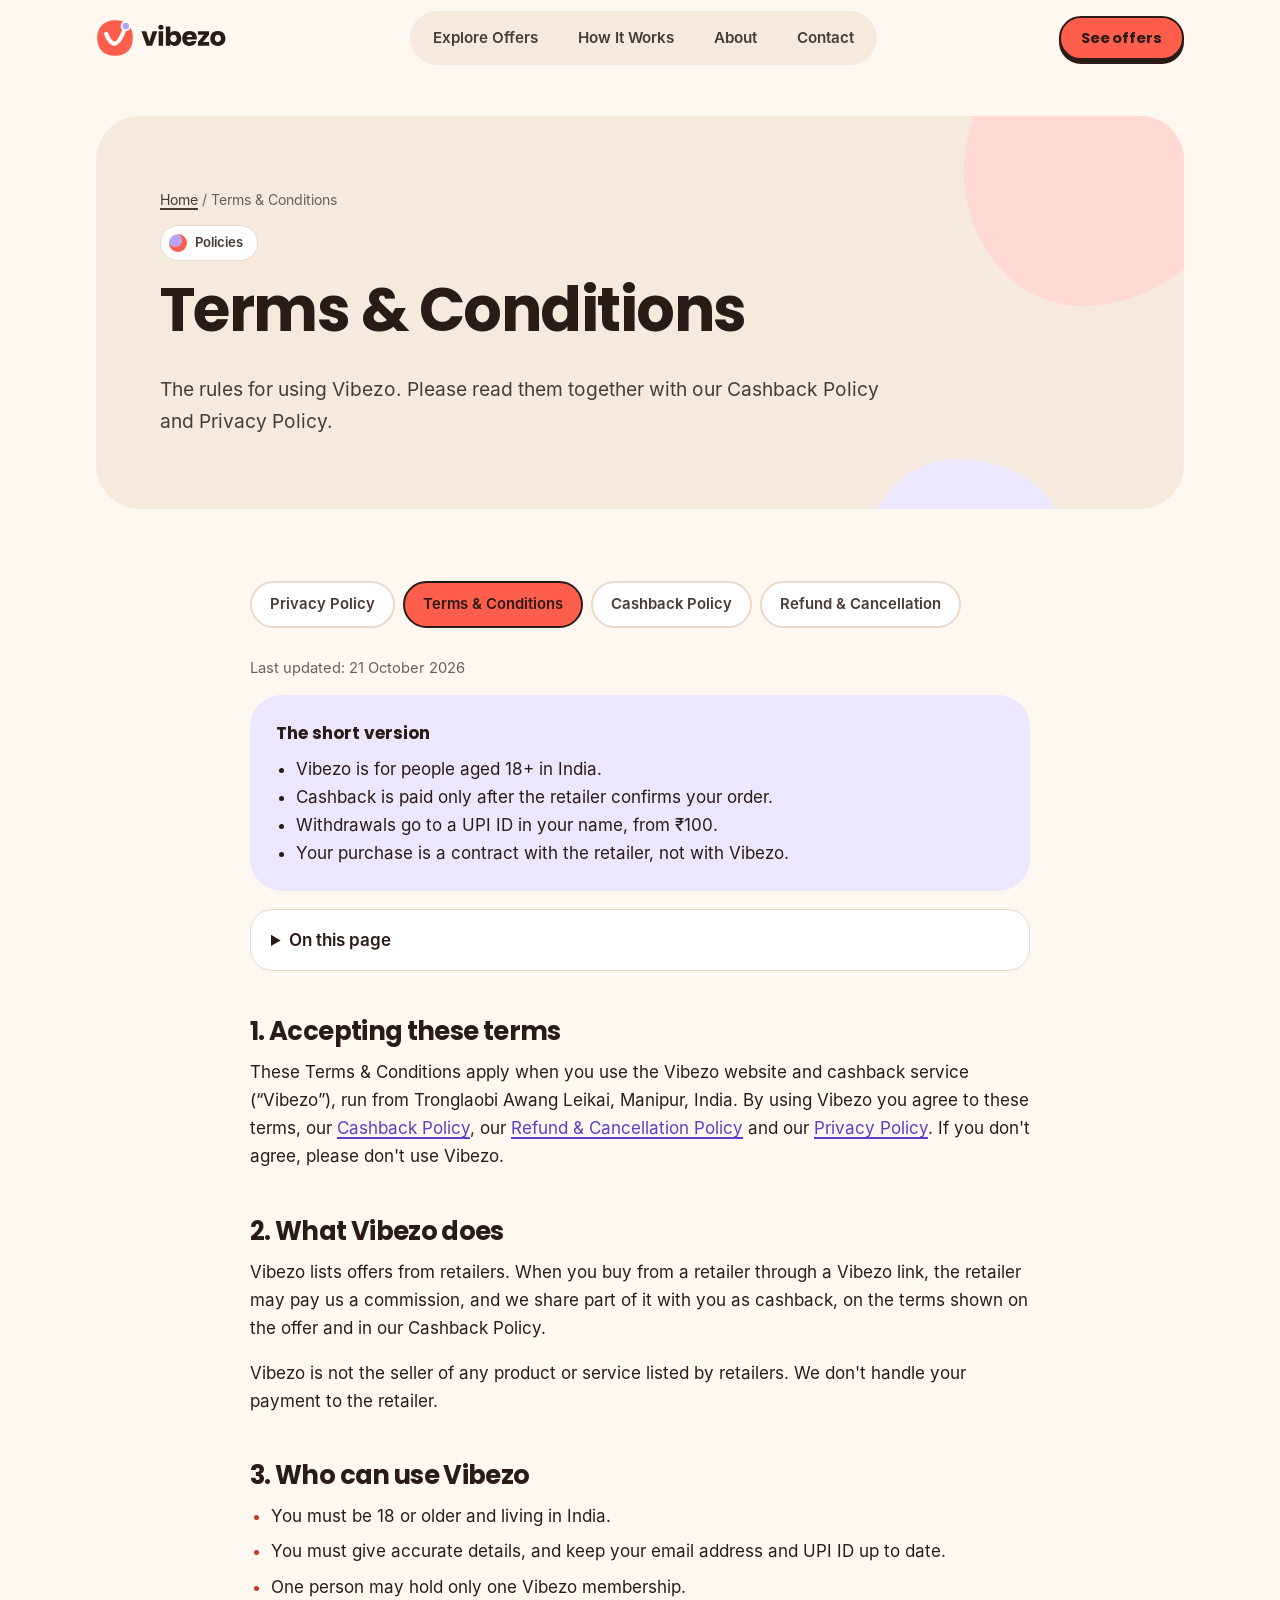
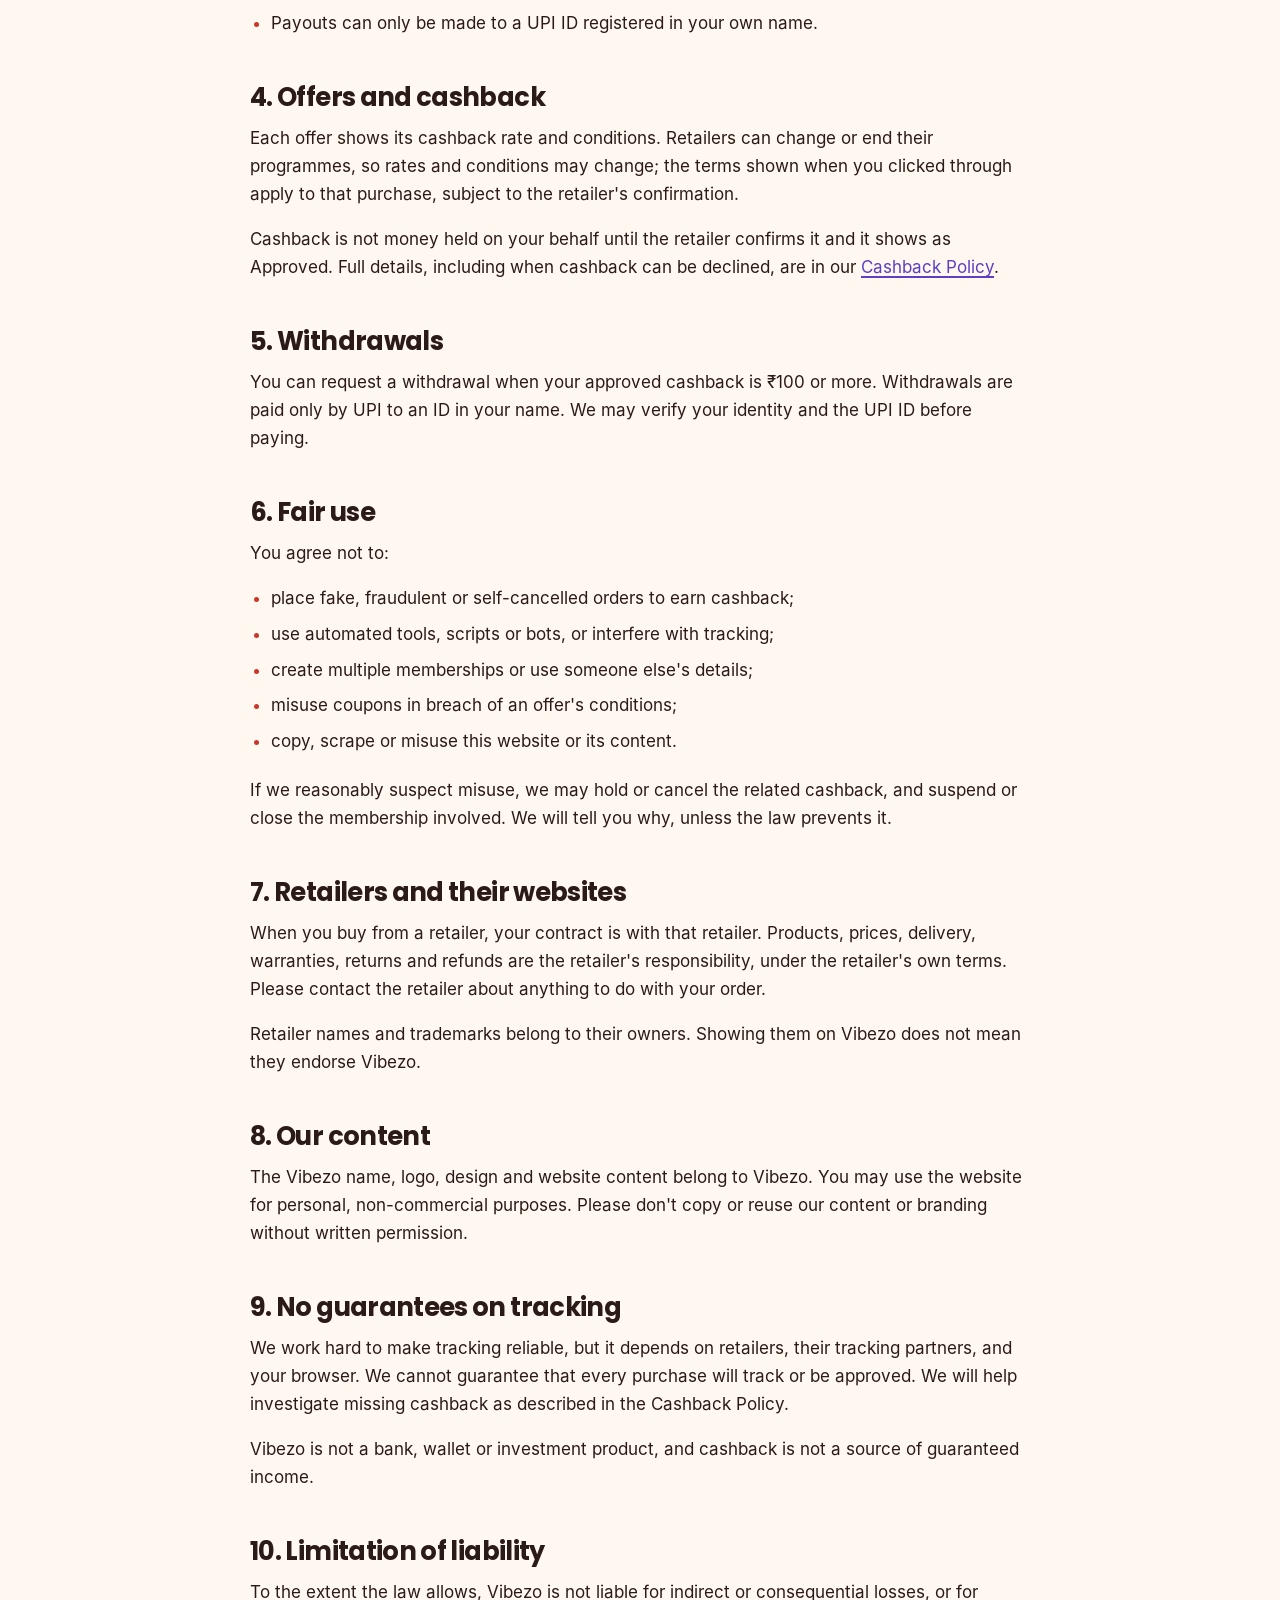
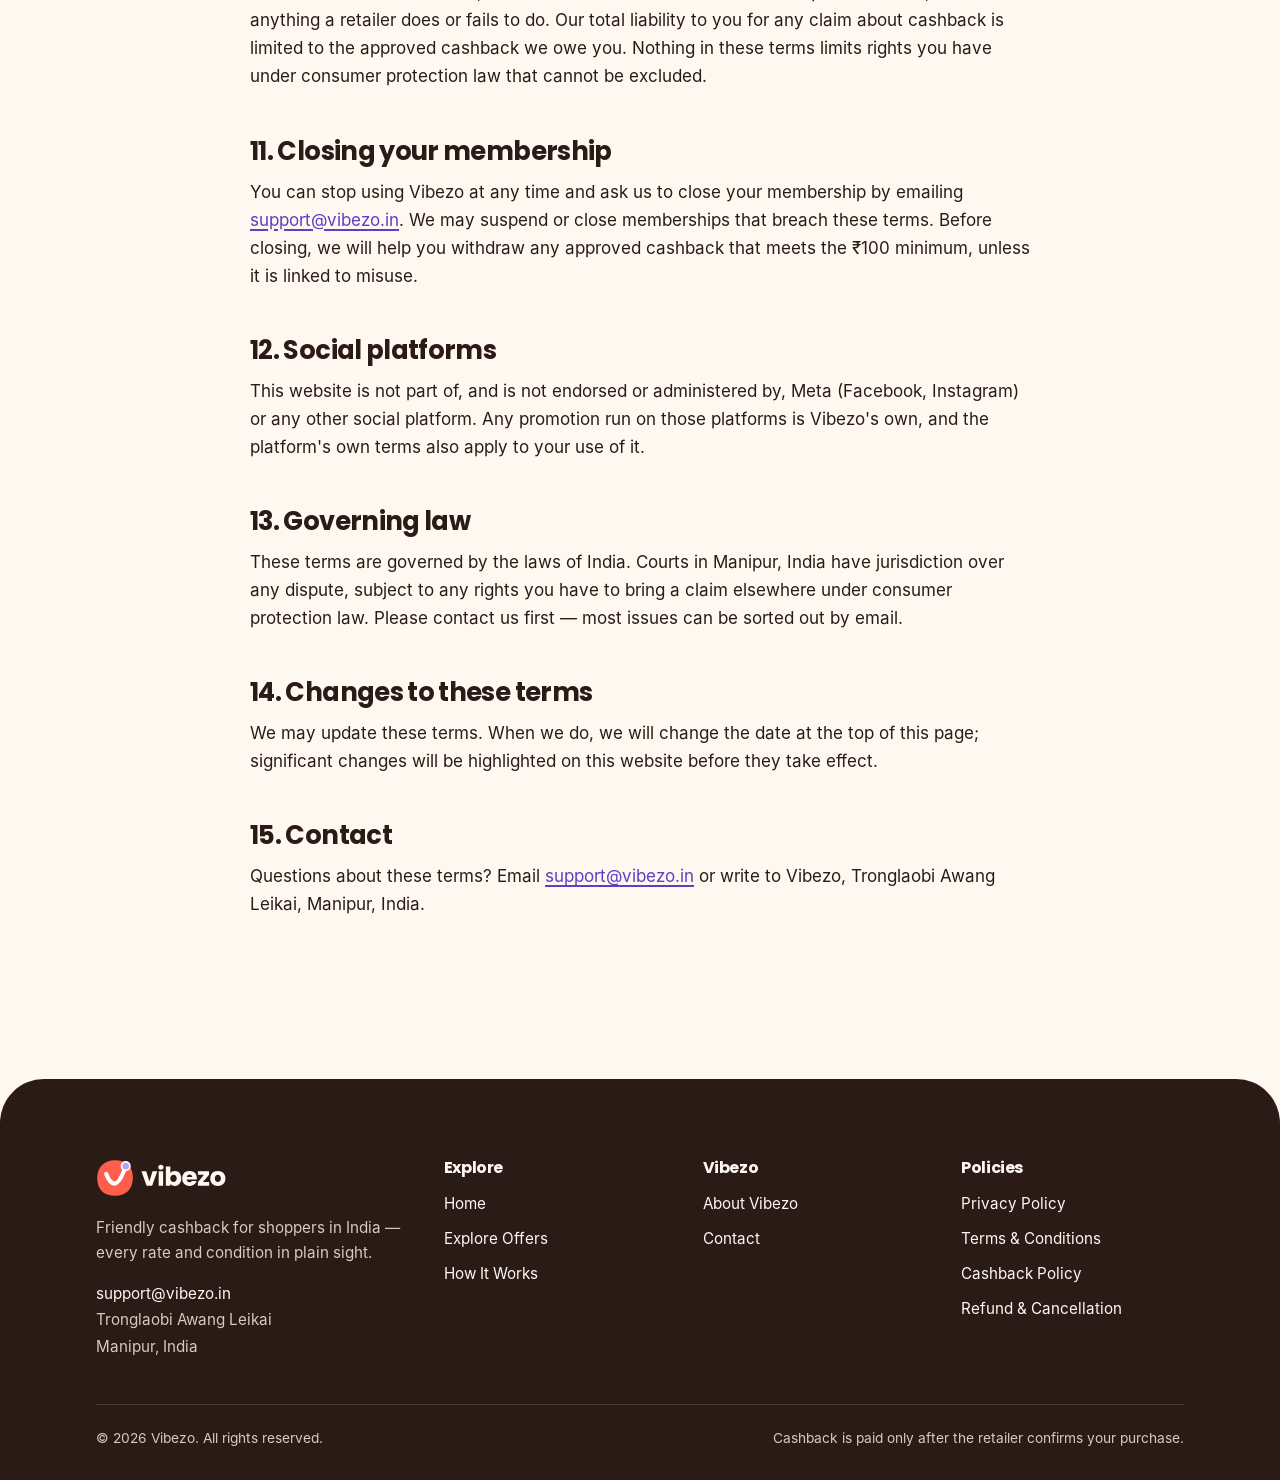
<file: terms.html>
<!DOCTYPE html>
<html lang="en-IN" class="no-js">
<head>
  <meta charset="utf-8">
  <meta name="viewport" content="width=device-width, initial-scale=1, viewport-fit=cover">
  <title>Terms &amp; Conditions | Vibezo</title>
  <meta name="description" content="The terms that apply when you use Vibezo, the Indian cashback and rewards platform.">
  <meta name="robots" content="index, follow, max-image-preview:large">
  <link rel="canonical" href="https://vibezo.in/terms.html">
  <meta name="theme-color" content="#ff5e4d">
  <meta name="color-scheme" content="light">
  <meta name="referrer" content="strict-origin-when-cross-origin">
  <meta name="format-detection" content="telephone=no">

  <meta property="og:type" content="website">
  <meta property="og:site_name" content="Vibezo">
  <meta property="og:locale" content="en_IN">
  <meta property="og:title" content="Terms &amp; Conditions | Vibezo">
  <meta property="og:description" content="The terms that apply when you use Vibezo, the Indian cashback and rewards platform.">
  <meta property="og:url" content="https://vibezo.in/terms.html">
  <meta property="og:image" content="https://vibezo.in/assets/img/og-image.png">
  <meta property="og:image:width" content="1200">
  <meta property="og:image:height" content="630">
  <meta property="og:image:alt" content="Vibezo — friendly cashback with clear conditions">
  <meta name="twitter:card" content="summary_large_image">
  <meta name="twitter:title" content="Terms &amp; Conditions | Vibezo">
  <meta name="twitter:description" content="The terms that apply when you use Vibezo, the Indian cashback and rewards platform.">
  <meta name="twitter:image" content="https://vibezo.in/assets/img/og-image.png">

  <link rel="icon" href="favicon.ico" sizes="any">
  <link rel="icon" href="assets/img/favicon.svg" type="image/svg+xml">
  <link rel="apple-touch-icon" href="assets/img/apple-touch-icon.png">
  <link rel="manifest" href="site.webmanifest">
  <link rel="stylesheet" href="assets/css/styles.css">
</head>
<body>
<a class="skip-link" href="#main">Skip to content</a>
<header class="site-header">
  <div class="wrap header-inner">
    <a class="brand" href="index.html" aria-label="Vibezo home">
      <img src="assets/img/logo.svg" alt="Vibezo" width="222" height="64">
    </a>
    <nav class="nav-pill" aria-label="Main">
      <a href="offers.html">Explore Offers</a>
      <a href="how-it-works.html">How It Works</a>
      <a href="about.html">About</a>
      <a href="contact.html">Contact</a>
    </nav>
    <div class="header-actions">
      <a class="btn btn--sm" href="offers.html">See offers</a>
      <button class="menu-btn" type="button" aria-expanded="false" aria-controls="menu-sheet" aria-label="Open menu">
        <svg class="i-open" viewBox="0 0 24 24" fill="none" stroke="currentColor" stroke-width="2" stroke-linecap="round" stroke-linejoin="round" aria-hidden="true" focusable="false"><path d="M4 7h16M4 12h16M4 17h10"/></svg><svg class="i-close" viewBox="0 0 24 24" fill="none" stroke="currentColor" stroke-width="2" stroke-linecap="round" stroke-linejoin="round" aria-hidden="true" focusable="false"><path d="M6 6l12 12M18 6 6 18"/></svg><span class="lbl">Menu</span>
      </button>
    </div>
  </div>
  <nav class="menu-sheet" id="menu-sheet" aria-label="Mobile">
    <a class="sheet-link" href="index.html"><span class="ico"><svg viewBox="0 0 24 24" fill="none" stroke="currentColor" stroke-width="2" stroke-linecap="round" stroke-linejoin="round" aria-hidden="true" focusable="false"><path d="M4 11 12 4l8 7 M6 9.5V20h12V9.5 M10 20v-5h4v5"/></svg></span>Home</a>
    <a class="sheet-link" href="offers.html"><span class="ico"><svg viewBox="0 0 24 24" fill="none" stroke="currentColor" stroke-width="2" stroke-linecap="round" stroke-linejoin="round" aria-hidden="true" focusable="false"><path d="M4 4h7v7H4z M13 4h7v7h-7z M4 13h7v7H4z M13 13h7v7h-7z"/></svg></span>Explore Offers</a>
    <a class="sheet-link" href="how-it-works.html"><span class="ico"><svg viewBox="0 0 24 24" fill="none" stroke="currentColor" stroke-width="2" stroke-linecap="round" stroke-linejoin="round" aria-hidden="true" focusable="false"><path d="M6 19a2 2 0 1 0 0-4 2 2 0 0 0 0 4z M18 9a2 2 0 1 0 0-4 2 2 0 0 0 0 4z M8 17h7a3 3 0 0 0 0-6H9a3 3 0 0 1 0-6h7"/></svg></span>How It Works</a>
    <a class="sheet-link" href="about.html"><span class="ico"><svg viewBox="0 0 24 24" fill="none" stroke="currentColor" stroke-width="2" stroke-linecap="round" stroke-linejoin="round" aria-hidden="true" focusable="false"><path d="M21 12a9 9 0 1 1-18 0 9 9 0 0 1 18 0z M8.5 14.5s1.3 2 3.5 2 3.5-2 3.5-2 M9 9.5h.01 M15 9.5h.01"/></svg></span>About</a>
    <a class="sheet-link" href="contact.html"><span class="ico"><svg viewBox="0 0 24 24" fill="none" stroke="currentColor" stroke-width="2" stroke-linecap="round" stroke-linejoin="round" aria-hidden="true" focusable="false"><path d="M4.5 5h15A1.5 1.5 0 0 1 21 6.5v11a1.5 1.5 0 0 1-1.5 1.5h-15A1.5 1.5 0 0 1 3 17.5v-11A1.5 1.5 0 0 1 4.5 5z M3.5 6.5 12 13l8.5-6.5"/></svg></span>Contact</a>
    <div class="sheet-legal">
      <a href="privacy-policy.html">Privacy Policy</a>
      <a href="terms.html">Terms &amp; Conditions</a>
      <a href="cashback-policy.html">Cashback Policy</a>
      <a href="refund-policy.html">Refund &amp; Cancellation</a>
    </div>
  </nav>
</header>
<main id="main">
  <section class="page-hero">
    <div class="wrap">
      <div class="page-hero-card">
        <div class="blob" aria-hidden="true"></div><div class="blob blob--2" aria-hidden="true"></div>
        <p class="crumbs"><a href="index.html">Home</a> / Terms &amp; Conditions</p>
        <span class="eyebrow">Policies</span>
        <h1>Terms &amp; Conditions</h1>
        <p class="lede">The rules for using Vibezo. Please read them together with our Cashback Policy and Privacy Policy.</p>
      </div>
    </div>
  </section>

  <section class="section section--tight">
    <div class="wrap">
      <nav class="policy-tabs" aria-label="Policies">
        <a href="privacy-policy.html">Privacy Policy</a>
        <a href="terms.html" aria-current="page">Terms &amp; Conditions</a>
        <a href="cashback-policy.html">Cashback Policy</a>
        <a href="refund-policy.html">Refund &amp; Cancellation</a>
      </nav>
      <article class="policy">
        <p class="policy-meta">Last updated: <time datetime="2026-10-21">21 October 2026</time></p>
        <div class="tldr">
          <p>The short version</p>
          <ul>
            <li>Vibezo is for people aged 18+ in India.</li>
            <li>Cashback is paid only after the retailer confirms your order.</li>
            <li>Withdrawals go to a UPI ID in your name, from ₹100.</li>
            <li>Your purchase is a contract with the retailer, not with Vibezo.</li>
          </ul>
        </div>
        <details class="toc">
          <summary>On this page</summary>
          <ol>
            <li><a href="#acceptance">1. Accepting these terms</a></li>
            <li><a href="#service">2. What Vibezo does</a></li>
            <li><a href="#eligibility">3. Who can use Vibezo</a></li>
            <li><a href="#cashback">4. Offers and cashback</a></li>
            <li><a href="#withdrawals">5. Withdrawals</a></li>
            <li><a href="#acceptable-use">6. Fair use</a></li>
            <li><a href="#retailers">7. Retailers and their websites</a></li>
            <li><a href="#ip">8. Our content</a></li>
            <li><a href="#disclaimer">9. No guarantees on tracking</a></li>
            <li><a href="#liability">10. Limitation of liability</a></li>
            <li><a href="#termination">11. Closing your membership</a></li>
            <li><a href="#platforms">12. Social platforms</a></li>
            <li><a href="#law">13. Governing law</a></li>
            <li><a href="#changes">14. Changes to these terms</a></li>
            <li><a href="#contact">15. Contact</a></li>
          </ol>
        </details>
        <div class="policy-body">
          <h2 id="acceptance">1. Accepting these terms</h2>
        <p>These Terms &amp; Conditions apply when you use the Vibezo website and cashback service (“Vibezo”), run from Tronglaobi Awang Leikai, Manipur, India. By using Vibezo you agree to these terms, our <a href="cashback-policy.html">Cashback Policy</a>, our <a href="refund-policy.html">Refund &amp; Cancellation Policy</a> and our <a href="privacy-policy.html">Privacy Policy</a>. If you don't agree, please don't use Vibezo.</p>
          <h2 id="service">2. What Vibezo does</h2>
        <p>Vibezo lists offers from retailers. When you buy from a retailer through a Vibezo link, the retailer may pay us a commission, and we share part of it with you as cashback, on the terms shown on the offer and in our Cashback Policy.</p>
        <p>Vibezo is not the seller of any product or service listed by retailers. We don't handle your payment to the retailer.</p>
          <h2 id="eligibility">3. Who can use Vibezo</h2>
        <ul>
          <li>You must be 18 or older and living in India.</li>
          <li>You must give accurate details, and keep your email address and UPI ID up to date.</li>
          <li>One person may hold only one Vibezo membership.</li>
          <li>Payouts can only be made to a UPI ID registered in your own name.</li>
        </ul>
          <h2 id="cashback">4. Offers and cashback</h2>
        <p>Each offer shows its cashback rate and conditions. Retailers can change or end their programmes, so rates and conditions may change; the terms shown when you clicked through apply to that purchase, subject to the retailer's confirmation.</p>
        <p>Cashback is not money held on your behalf until the retailer confirms it and it shows as Approved. Full details, including when cashback can be declined, are in our <a href="cashback-policy.html">Cashback Policy</a>.</p>
          <h2 id="withdrawals">5. Withdrawals</h2>
        <p>You can request a withdrawal when your approved cashback is ₹100 or more. Withdrawals are paid only by UPI to an ID in your name. We may verify your identity and the UPI ID before paying.</p>
          <h2 id="acceptable-use">6. Fair use</h2>
        <p>You agree not to:</p>
        <ul>
          <li>place fake, fraudulent or self-cancelled orders to earn cashback;</li>
          <li>use automated tools, scripts or bots, or interfere with tracking;</li>
          <li>create multiple memberships or use someone else's details;</li>
          <li>misuse coupons in breach of an offer's conditions;</li>
          <li>copy, scrape or misuse this website or its content.</li>
        </ul>
        <p>If we reasonably suspect misuse, we may hold or cancel the related cashback, and suspend or close the membership involved. We will tell you why, unless the law prevents it.</p>
          <h2 id="retailers">7. Retailers and their websites</h2>
        <p>When you buy from a retailer, your contract is with that retailer. Products, prices, delivery, warranties, returns and refunds are the retailer's responsibility, under the retailer's own terms. Please contact the retailer about anything to do with your order.</p>
        <p>Retailer names and trademarks belong to their owners. Showing them on Vibezo does not mean they endorse Vibezo.</p>
          <h2 id="ip">8. Our content</h2>
        <p>The Vibezo name, logo, design and website content belong to Vibezo. You may use the website for personal, non-commercial purposes. Please don't copy or reuse our content or branding without written permission.</p>
          <h2 id="disclaimer">9. No guarantees on tracking</h2>
        <p>We work hard to make tracking reliable, but it depends on retailers, their tracking partners, and your browser. We cannot guarantee that every purchase will track or be approved. We will help investigate missing cashback as described in the Cashback Policy.</p>
        <p>Vibezo is not a bank, wallet or investment product, and cashback is not a source of guaranteed income.</p>
          <h2 id="liability">10. Limitation of liability</h2>
        <p>To the extent the law allows, Vibezo is not liable for indirect or consequential losses, or for anything a retailer does or fails to do. Our total liability to you for any claim about cashback is limited to the approved cashback we owe you. Nothing in these terms limits rights you have under consumer protection law that cannot be excluded.</p>
          <h2 id="termination">11. Closing your membership</h2>
        <p>You can stop using Vibezo at any time and ask us to close your membership by emailing <a href="mailto:support@vibezo.in">support@vibezo.in</a>. We may suspend or close memberships that breach these terms. Before closing, we will help you withdraw any approved cashback that meets the ₹100 minimum, unless it is linked to misuse.</p>
          <h2 id="platforms">12. Social platforms</h2>
        <p>This website is not part of, and is not endorsed or administered by, Meta (Facebook, Instagram) or any other social platform. Any promotion run on those platforms is Vibezo's own, and the platform's own terms also apply to your use of it.</p>
          <h2 id="law">13. Governing law</h2>
        <p>These terms are governed by the laws of India. Courts in Manipur, India have jurisdiction over any dispute, subject to any rights you have to bring a claim elsewhere under consumer protection law. Please contact us first — most issues can be sorted out by email.</p>
          <h2 id="changes">14. Changes to these terms</h2>
        <p>We may update these terms. When we do, we will change the date at the top of this page; significant changes will be highlighted on this website before they take effect.</p>
          <h2 id="contact">15. Contact</h2>
        <p>Questions about these terms? Email <a href="mailto:support@vibezo.in">support@vibezo.in</a> or write to Vibezo, Tronglaobi Awang Leikai, Manipur, India.</p>
        </div>
      </article>
    </div>
  </section>
</main>
<footer class="site-footer">
  <div class="wrap">
    <div class="footer-grid">
      <div class="footer-about">
        <a href="index.html" aria-label="Vibezo home"><img src="assets/img/logo-light.svg" alt="Vibezo" width="222" height="64"></a>
        <p>Friendly cashback for shoppers in India — every rate and condition in plain sight.</p>
        <address>
          <a href="mailto:support@vibezo.in">support@vibezo.in</a><br>
          Tronglaobi Awang Leikai<br>Manipur, India
        </address>
      </div>
      <nav class="footer-col" aria-label="Explore">
        <h2>Explore</h2>
        <ul>
          <li><a href="index.html">Home</a></li>
          <li><a href="offers.html">Explore Offers</a></li>
          <li><a href="how-it-works.html">How It Works</a></li>
        </ul>
      </nav>
      <nav class="footer-col" aria-label="Vibezo">
        <h2>Vibezo</h2>
        <ul>
          <li><a href="about.html">About Vibezo</a></li>
          <li><a href="contact.html">Contact</a></li>
        </ul>
      </nav>
      <nav class="footer-col" aria-label="Policies">
        <h2>Policies</h2>
        <ul>
          <li><a href="privacy-policy.html">Privacy Policy</a></li>
          <li><a href="terms.html">Terms &amp; Conditions</a></li>
          <li><a href="cashback-policy.html">Cashback Policy</a></li>
          <li><a href="refund-policy.html">Refund &amp; Cancellation</a></li>
        </ul>
      </nav>
    </div>
    <div class="footer-base">
      <p>&copy; <span data-year>2026</span> Vibezo. All rights reserved.</p>
      <p>Cashback is paid only after the retailer confirms your purchase.</p>
    </div>
  </div>
</footer>
<script src="assets/js/main.js" defer></script>
</body>
</html>
</file>
<file: assets/css/styles.css>
/* ==========================================================================
   Vibezo — stylesheet
   1. Fonts  2. Tokens  3. Base  4. Layout  5. Header  6. Buttons & chips
   7. Home  8. Offers  9. How it works  10. About  11. Contact & forms
   12. Policies  13. Footer  14. Motion, utilities, responsive
   ========================================================================== */

/* 1. Fonts — self-hosted, SIL Open Font License (assets/fonts/OFL.txt) */
@font-face {
  font-family: "Poppins";
  src: url("../fonts/Poppins-Medium.woff") format("woff");
  font-weight: 500;
  font-style: normal;
  font-display: swap;
}
@font-face {
  font-family: "Poppins";
  src: url("../fonts/Poppins-Bold.woff") format("woff");
  font-weight: 700;
  font-style: normal;
  font-display: swap;
}
@font-face {
  font-family: "Inter";
  src: url("../fonts/Inter-Regular.woff") format("woff");
  font-weight: 400;
  font-style: normal;
  font-display: swap;
}
@font-face {
  font-family: "Inter";
  src: url("../fonts/Inter-SemiBold.woff") format("woff");
  font-weight: 600;
  font-style: normal;
  font-display: swap;
}

/* 2. Tokens */
:root {
  --cream: #fff8f1;
  --paper: #ffffff;
  --sand: #f6eadf;
  --latte: #ead8c8;
  --cocoa: #2b1b17;
  --cocoa-2: #4a3a35;
  --muted: #6e5e58;
  --coral: #ff5e4d;
  --coral-text: #c8382a;
  --coral-soft: #ffd9d2;
  --coral-mist: #fff0ec;
  --lav: #b8a4f6;
  --lav-text: #5b3fc4;
  --lav-soft: #ece6ff;
  --lav-mist: #f6f2ff;

  --font-head: "Poppins", "Segoe UI", system-ui, -apple-system, sans-serif;
  --font-body: "Inter", system-ui, -apple-system, "Segoe UI", Roboto, sans-serif;

  --r-s: 14px;
  --r-m: 22px;
  --r-l: 32px;
  --r-xl: 44px;
  --shadow: 0 2px 0 rgba(43, 27, 23, 0.06), 0 24px 48px -28px rgba(43, 27, 23, 0.35);
  --wrap: 1160px;
  --gutter: clamp(16px, 4vw, 36px);
  --header-h: 76px;
  --ease: cubic-bezier(0.25, 0.8, 0.25, 1);
  --bounce: cubic-bezier(0.34, 1.56, 0.64, 1);
}

/* 3. Base */
*,
*::before,
*::after {
  box-sizing: border-box;
}
html {
  -webkit-text-size-adjust: 100%;
  text-size-adjust: 100%;
  scroll-behavior: smooth;
  scroll-padding-top: calc(var(--header-h) + 16px);
}
body {
  margin: 0;
  font-family: var(--font-body);
  font-size: 1.0625rem;
  line-height: 1.65;
  color: var(--cocoa);
  background: var(--cream);
  -webkit-font-smoothing: antialiased;
  overflow-x: hidden;
}
body.menu-open {
  overflow: hidden;
}
img,
svg {
  display: block;
  max-width: 100%;
}
a {
  color: var(--lav-text);
  text-decoration-thickness: 1.5px;
  text-underline-offset: 3px;
}
a:hover {
  color: var(--coral-text);
}
h1,
h2,
h3 {
  font-family: var(--font-head);
  font-weight: 700;
  line-height: 1.1;
  letter-spacing: -0.025em;
  margin: 0 0 0.5em;
  text-wrap: balance;
}
h1 {
  font-size: clamp(2.4rem, 6.4vw, 4.6rem);
}
h2 {
  font-size: clamp(1.9rem, 4vw, 3rem);
}
h3 {
  font-size: clamp(1.15rem, 1.8vw, 1.35rem);
  letter-spacing: -0.015em;
  line-height: 1.25;
}
p {
  margin: 0 0 1em;
}
::selection {
  background: var(--lav);
  color: var(--cocoa);
}
:focus-visible {
  outline: 3px solid var(--lav-text);
  outline-offset: 3px;
  border-radius: 10px;
}
.skip-link {
  position: absolute;
  left: 16px;
  top: -60px;
  z-index: 200;
  background: var(--cocoa);
  color: var(--cream);
  padding: 10px 18px;
  border-radius: 999px;
  font-weight: 600;
  text-decoration: none;
}
.skip-link:focus {
  top: 12px;
  color: var(--cream);
}
.visually-hidden {
  position: absolute !important;
  width: 1px;
  height: 1px;
  margin: -1px;
  padding: 0;
  overflow: hidden;
  clip: rect(0, 0, 0, 0);
  white-space: nowrap;
  border: 0;
}

/* Highlighted words */
.hl {
  position: relative;
  display: inline-block;
  z-index: 0;
  white-space: nowrap;
}
.hl::after {
  content: "";
  position: absolute;
  left: -0.12em;
  right: -0.12em;
  bottom: 0.06em;
  height: 0.42em;
  background: var(--coral-soft);
  border-radius: 999px;
  z-index: -1;
  transform: rotate(-1.5deg);
}
.hl--lav::after {
  background: var(--lav-soft);
}
.sticker {
  display: inline-block;
  padding: 0 0.32em 0.04em;
  border-radius: 0.38em;
  background: var(--coral);
  color: var(--cocoa);
  transform: rotate(-3deg);
  box-shadow: 0 6px 0 var(--cocoa);
}
.sticker--lav {
  background: var(--lav);
  transform: rotate(2.5deg);
}

/* 4. Layout */
.wrap {
  width: 100%;
  max-width: var(--wrap);
  margin-inline: auto;
  padding-inline: var(--gutter);
}
.section {
  padding-block: clamp(64px, 9vw, 112px);
}
.section--tight {
  padding-block: clamp(44px, 6vw, 72px);
}
.section--sand {
  background: var(--sand);
}
.section--paper {
  background: var(--paper);
}
.head {
  max-width: 680px;
  margin: 0 auto clamp(36px, 5vw, 56px);
  text-align: center;
}
.head--left {
  margin-left: 0;
  text-align: left;
}
.head p {
  color: var(--muted);
  font-size: 1.12rem;
  margin: 0;
}
.eyebrow {
  display: inline-flex;
  align-items: center;
  gap: 8px;
  margin-bottom: 16px;
  padding: 6px 14px 6px 8px;
  border-radius: 999px;
  background: var(--paper);
  border: 1.5px solid var(--latte);
  font-size: 0.82rem;
  font-weight: 600;
  color: var(--cocoa-2);
}
.eyebrow::before {
  content: "";
  width: 18px;
  height: 18px;
  border-radius: 50%;
  background: radial-gradient(circle at 35% 35%, var(--lav) 0 40%, var(--coral) 41%);
}
.wave {
  display: block;
  width: 100%;
  height: clamp(28px, 4vw, 56px);
  color: var(--sand);
}
.wave--down {
  transform: rotate(180deg);
}
.blob {
  position: absolute;
  border-radius: 46% 54% 58% 42% / 52% 40% 60% 48%;
  pointer-events: none;
  z-index: 0;
}

/* 5. Header */
.site-header {
  position: sticky;
  top: 0;
  z-index: 100;
  background: rgba(255, 248, 241, 0.88);
  -webkit-backdrop-filter: blur(14px) saturate(150%);
  backdrop-filter: blur(14px) saturate(150%);
  transition: box-shadow 0.25s var(--ease);
}
.site-header.is-scrolled {
  box-shadow: 0 1px 0 var(--latte);
}
.header-inner {
  height: var(--header-h);
  display: flex;
  align-items: center;
  justify-content: space-between;
  gap: 20px;
}
.brand {
  display: inline-flex;
  flex-shrink: 0;
  border-radius: 14px;
}
.brand img {
  height: 38px;
  width: auto;
}
.nav-pill {
  display: flex;
  gap: 4px;
  padding: 5px;
  border-radius: 999px;
  background: var(--sand);
}
.nav-pill a {
  padding: 9px 18px;
  border-radius: 999px;
  color: var(--cocoa-2);
  font-weight: 600;
  font-size: 0.95rem;
  text-decoration: none;
  transition: background 0.2s var(--ease), color 0.2s var(--ease);
}
.nav-pill a:hover {
  background: var(--paper);
  color: var(--cocoa);
}
.nav-pill a[aria-current="page"] {
  background: var(--cocoa);
  color: var(--cream);
}
.header-actions {
  display: flex;
  align-items: center;
  gap: 10px;
}
.menu-btn {
  display: none;
  align-items: center;
  gap: 8px;
  height: 46px;
  padding: 0 18px;
  border-radius: 999px;
  border: 0;
  background: var(--cocoa);
  color: var(--cream);
  font: 600 0.95rem/1 var(--font-body);
  cursor: pointer;
}
.menu-btn svg {
  width: 18px;
  height: 18px;
}
.menu-btn .i-close,
.menu-btn[aria-expanded="true"] .i-open {
  display: none;
}
.menu-btn[aria-expanded="true"] .i-close {
  display: block;
}
.menu-sheet {
  display: none;
}

@media (max-width: 900px) {
  .nav-pill,
  .header-actions .btn {
    display: none;
  }
  .menu-btn {
    display: inline-flex;
  }
  .menu-sheet {
    position: fixed;
    top: calc(var(--header-h) - 4px);
    left: 12px;
    right: 12px;
    max-height: calc(100dvh - var(--header-h) - 12px);
    overflow-y: auto;
    z-index: 99;
    padding: 14px;
    border-radius: var(--r-l);
    background: var(--paper);
    box-shadow: 0 30px 60px -20px rgba(43, 27, 23, 0.45);
    flex-direction: column;
    gap: 6px;
  }
  .menu-sheet.is-open {
    display: flex;
    animation: sheet-in 0.32s var(--bounce);
  }
  .menu-sheet a.sheet-link {
    display: flex;
    align-items: center;
    gap: 14px;
    padding: 14px 16px;
    border-radius: var(--r-m);
    font-family: var(--font-head);
    font-weight: 700;
    font-size: 1.2rem;
    color: var(--cocoa);
    text-decoration: none;
    background: var(--cream);
  }
  .menu-sheet a.sheet-link .ico {
    width: 40px;
    height: 40px;
    border-radius: 50%;
    display: grid;
    place-items: center;
    background: var(--coral-soft);
    flex-shrink: 0;
  }
  .menu-sheet a.sheet-link:nth-child(even) .ico {
    background: var(--lav-soft);
  }
  .menu-sheet a.sheet-link .ico svg {
    width: 20px;
    height: 20px;
  }
  .menu-sheet a.sheet-link[aria-current="page"] {
    background: var(--cocoa);
    color: var(--cream);
  }
  .sheet-legal {
    display: flex;
    flex-wrap: wrap;
    gap: 6px 14px;
    padding: 12px 8px 4px;
    font-size: 0.9rem;
  }
  .sheet-legal a {
    color: var(--muted);
  }
}
@keyframes sheet-in {
  from {
    opacity: 0;
    transform: translateY(-12px) scale(0.98);
  }
}

/* 6. Buttons & chips */
.btn {
  display: inline-flex;
  align-items: center;
  justify-content: center;
  gap: 10px;
  min-height: 52px;
  padding: 0 26px;
  border-radius: 999px;
  border: 2px solid var(--cocoa);
  background: var(--coral);
  color: var(--cocoa);
  font: 700 1rem/1 var(--font-head);
  letter-spacing: -0.005em;
  text-decoration: none;
  cursor: pointer;
  box-shadow: 0 4px 0 var(--cocoa);
  transition: transform 0.18s var(--ease), box-shadow 0.18s var(--ease), background 0.2s var(--ease);
}
.btn svg {
  width: 18px;
  height: 18px;
}
.btn:hover {
  color: var(--cocoa);
  transform: translateY(-2px);
  box-shadow: 0 6px 0 var(--cocoa);
}
.btn:active {
  transform: translateY(3px);
  box-shadow: 0 1px 0 var(--cocoa);
}
.btn--lav {
  background: var(--lav);
}
.btn--light {
  background: var(--paper);
}
.btn--dark {
  background: var(--cocoa);
  color: var(--cream);
  box-shadow: 0 4px 0 var(--coral);
}
.btn--dark:hover {
  color: var(--cream);
  box-shadow: 0 6px 0 var(--coral);
}
.btn--sm {
  min-height: 44px;
  padding: 0 20px;
  font-size: 0.92rem;
}
.btn--block {
  width: 100%;
}
.btn-row {
  display: flex;
  flex-wrap: wrap;
  gap: 14px;
}
.btn-row--center {
  justify-content: center;
}
.chip {
  display: inline-flex;
  align-items: center;
  gap: 6px;
  padding: 6px 14px;
  border-radius: 999px;
  background: var(--paper);
  border: 1.5px solid var(--latte);
  font-size: 0.85rem;
  font-weight: 600;
  color: var(--cocoa-2);
  white-space: nowrap;
}
.chip svg {
  width: 15px;
  height: 15px;
  color: var(--coral-text);
}
.chip--coral {
  background: var(--coral-soft);
  border-color: transparent;
  color: var(--cocoa);
}
.chip--lav {
  background: var(--lav-soft);
  border-color: transparent;
  color: var(--cocoa);
}

/* 7. Home */
.hero {
  position: relative;
  overflow: hidden;
  padding-block: clamp(40px, 6vw, 80px) clamp(56px, 8vw, 96px);
  text-align: center;
}
.hero .blob--a {
  width: 380px;
  height: 380px;
  background: var(--coral-soft);
  left: -140px;
  top: 40px;
  opacity: 0.8;
}
.hero .blob--b {
  width: 320px;
  height: 320px;
  background: var(--lav-soft);
  right: -110px;
  top: -40px;
}
.hero-inner {
  position: relative;
  z-index: 1;
}
.hero h1 {
  max-width: 15ch;
  margin-inline: auto;
  margin-bottom: 24px;
}
.hero-lede {
  max-width: 36em;
  margin: 0 auto 32px;
  font-size: clamp(1.08rem, 1.6vw, 1.25rem);
  color: var(--muted);
}
.hero-chips {
  display: flex;
  flex-wrap: wrap;
  justify-content: center;
  gap: 10px;
  margin-top: 26px;
}
.journey {
  position: relative;
  z-index: 1;
  display: grid;
  grid-template-columns: repeat(4, 1fr);
  gap: 18px;
  margin-top: clamp(48px, 7vw, 80px);
  text-align: left;
}
.j-card {
  position: relative;
  padding: 24px 22px 22px;
  border-radius: var(--r-l);
  border: 2px solid var(--cocoa);
  box-shadow: 0 6px 0 var(--cocoa);
  transition: transform 0.3s var(--bounce);
}
.j-card:nth-child(1) {
  background: var(--coral-soft);
  transform: rotate(-2deg);
}
.j-card:nth-child(2) {
  background: var(--lav-soft);
  transform: rotate(1.5deg) translateY(10px);
}
.j-card:nth-child(3) {
  background: var(--paper);
  transform: rotate(-1deg);
}
.j-card:nth-child(4) {
  background: var(--coral);
  transform: rotate(2deg) translateY(8px);
}
.j-card:hover {
  transform: rotate(0) translateY(-6px);
}
.j-top {
  display: flex;
  align-items: center;
  justify-content: space-between;
  margin-bottom: 18px;
}
.j-ico {
  width: 48px;
  height: 48px;
  border-radius: 50%;
  display: grid;
  place-items: center;
  background: var(--paper);
  border: 2px solid var(--cocoa);
}
.j-ico svg {
  width: 22px;
  height: 22px;
}
.j-num {
  font-family: var(--font-head);
  font-weight: 700;
  font-size: 0.9rem;
  padding: 4px 12px;
  border-radius: 999px;
  background: var(--cocoa);
  color: var(--cream);
}
.j-card h3 {
  margin-bottom: 6px;
}
.j-card p {
  margin: 0;
  font-size: 0.96rem;
  color: var(--cocoa-2);
}

/* Promise panel with floating stickers */
.promise {
  position: relative;
  overflow: hidden;
  display: grid;
  grid-template-columns: 1fr 1fr;
  gap: clamp(28px, 5vw, 64px);
  align-items: center;
  padding: clamp(32px, 6vw, 64px);
  border-radius: var(--r-xl);
  background: var(--lav-soft);
}
.promise .blob {
  width: 300px;
  height: 300px;
  right: -90px;
  bottom: -120px;
  background: var(--lav);
  opacity: 0.45;
}
.promise > *:not(.blob) {
  position: relative;
  z-index: 1;
}
.promise .hl::after {
  background: #ffb8ad;
}
.promise p {
  color: var(--cocoa-2);
}
.sticker-cloud {
  display: flex;
  flex-wrap: wrap;
  justify-content: center;
  gap: 14px;
  list-style: none;
  margin: 0;
  padding: 0;
}
.sticker-cloud li {
  display: inline-flex;
  align-items: center;
  gap: 10px;
  padding: 12px 18px;
  border-radius: 999px;
  background: var(--paper);
  border: 2px solid var(--cocoa);
  box-shadow: 0 4px 0 var(--cocoa);
  font-family: var(--font-head);
  font-weight: 700;
  font-size: 1rem;
}
.sticker-cloud li:nth-child(odd) {
  transform: rotate(-2.5deg);
}
.sticker-cloud li:nth-child(even) {
  transform: rotate(2deg);
}
.sticker-cloud li:nth-child(3n) {
  background: var(--coral);
}
.sticker-cloud li:nth-child(4n) {
  background: var(--lav);
}
.sticker-cloud svg {
  width: 18px;
  height: 18px;
}

/* Bento of commitments */
.bento {
  display: grid;
  grid-template-columns: repeat(6, 1fr);
  gap: 18px;
}
.tile {
  grid-column: span 2;
  padding: 28px;
  border-radius: var(--r-l);
  background: var(--paper);
  border: 1.5px solid var(--latte);
}
.tile .t-ico {
  width: 52px;
  height: 52px;
  border-radius: 18px;
  display: grid;
  place-items: center;
  background: var(--coral-soft);
  margin-bottom: 18px;
}
.tile:nth-child(odd) .t-ico {
  background: var(--lav-soft);
}
.tile .t-ico svg {
  width: 24px;
  height: 24px;
}
.tile p {
  margin: 0;
  color: var(--muted);
}
.tile--big {
  grid-column: span 3;
  display: flex;
  align-items: center;
  gap: 24px;
  background: var(--coral);
  border: 2px solid var(--cocoa);
  box-shadow: 0 6px 0 var(--cocoa);
}
.tile--big p {
  color: var(--cocoa);
}
.badge {
  flex-shrink: 0;
  width: 128px;
  height: 128px;
  border-radius: 50%;
  display: grid;
  place-items: center;
  text-align: center;
  background: var(--cream);
  border: 2px solid var(--cocoa);
  font-family: var(--font-head);
  font-weight: 700;
  font-size: 2rem;
  line-height: 1;
  transform: rotate(-8deg);
}
.badge small {
  display: block;
  font-size: 0.72rem;
  font-weight: 500;
  margin-top: 4px;
}
.tile--lav {
  grid-column: span 3;
  background: var(--lav);
  border: 2px solid var(--cocoa);
  box-shadow: 0 6px 0 var(--cocoa);
}
.tile--lav p {
  color: var(--cocoa);
}
.tile--lav .t-ico {
  background: var(--paper) !important;
}

/* FAQ */
.faq {
  max-width: 820px;
  margin: 0 auto;
  display: grid;
  gap: 12px;
}
.faq details {
  border-radius: var(--r-m);
  background: var(--paper);
  border: 1.5px solid var(--latte);
  transition: border-color 0.2s var(--ease);
}
.faq details[open] {
  border-color: var(--cocoa);
}
.faq summary {
  list-style: none;
  cursor: pointer;
  display: flex;
  align-items: center;
  justify-content: space-between;
  gap: 18px;
  padding: 20px 22px;
  font-family: var(--font-head);
  font-weight: 700;
  font-size: 1.06rem;
  letter-spacing: -0.01em;
}
.faq summary::-webkit-details-marker {
  display: none;
}
.faq summary::after {
  content: "";
  flex-shrink: 0;
  width: 34px;
  height: 34px;
  border-radius: 50%;
  background: var(--coral-soft)
    url("data:image/svg+xml,%3Csvg xmlns='http://www.w3.org/2000/svg' viewBox='0 0 24 24' fill='none' stroke='%232b1b17' stroke-width='2.5' stroke-linecap='round'%3E%3Cpath d='M12 5v14M5 12h14'/%3E%3C/svg%3E")
    center / 16px no-repeat;
  transition: transform 0.3s var(--bounce), background-color 0.2s var(--ease);
}
.faq details[open] summary::after {
  transform: rotate(135deg);
  background-color: var(--lav);
}
.faq .faq-a {
  padding: 0 22px 20px;
  color: var(--muted);
}
.faq .faq-a p {
  margin: 0;
}

/* CTA */
.cta {
  position: relative;
  overflow: hidden;
  padding: clamp(36px, 6vw, 64px);
  border-radius: var(--r-xl);
  background: var(--coral);
  border: 2px solid var(--cocoa);
  box-shadow: 0 8px 0 var(--cocoa);
  text-align: center;
}
.cta .blob {
  width: 260px;
  height: 260px;
  background: var(--lav);
  left: -80px;
  bottom: -110px;
}
.cta .blob--2 {
  left: auto;
  right: -70px;
  top: -120px;
  bottom: auto;
  width: 220px;
  height: 220px;
  background: var(--coral-soft);
}
.cta > *:not(.blob) {
  position: relative;
  z-index: 1;
}
.cta p {
  max-width: 34em;
  margin: 0 auto 26px;
  color: var(--cocoa);
}

/* Inner page hero */
.page-hero {
  padding-block: clamp(24px, 4vw, 40px) 0;
}
.page-hero-card {
  position: relative;
  overflow: hidden;
  padding: clamp(36px, 6vw, 72px) clamp(24px, 5vw, 64px);
  border-radius: var(--r-xl);
  background: var(--sand);
}
.page-hero-card .blob {
  width: 280px;
  height: 280px;
  right: -60px;
  top: -90px;
  background: var(--coral-soft);
}
.page-hero-card .blob--2 {
  right: 120px;
  top: auto;
  bottom: -150px;
  width: 200px;
  height: 200px;
  background: var(--lav-soft);
}
.page-hero-card > *:not(.blob) {
  position: relative;
  z-index: 1;
}
.page-hero h1 {
  font-size: clamp(2.2rem, 5.4vw, 3.8rem);
  max-width: 16ch;
}
.page-hero .lede {
  max-width: 38em;
  margin: 0;
  font-size: clamp(1.05rem, 1.5vw, 1.2rem);
  color: var(--cocoa-2);
}
.crumbs {
  font-size: 0.88rem;
  color: var(--muted);
  margin-bottom: 14px;
}
.crumbs a {
  color: var(--cocoa-2);
}

/* 8. Offers */
.toolbar {
  display: flex;
  flex-wrap: wrap;
  align-items: center;
  justify-content: space-between;
  gap: 14px;
  margin-bottom: 18px;
}
.search {
  position: relative;
  flex: 1 1 280px;
  max-width: 440px;
}
.search svg {
  position: absolute;
  left: 18px;
  top: 50%;
  width: 18px;
  height: 18px;
  transform: translateY(-50%);
  color: var(--muted);
}
.search input {
  width: 100%;
  min-height: 52px;
  padding: 0 18px 0 48px;
  border-radius: 999px;
  border: 2px solid var(--latte);
  background: var(--paper);
  font: inherit;
  color: var(--cocoa);
}
.search input:focus {
  outline: none;
  border-color: var(--cocoa);
}
.filters {
  display: flex;
  flex-wrap: wrap;
  gap: 8px;
}
.filter {
  padding: 10px 18px;
  border-radius: 999px;
  border: 2px solid var(--latte);
  background: var(--paper);
  font: 600 0.92rem/1 var(--font-body);
  color: var(--cocoa-2);
  cursor: pointer;
}
.filter:hover {
  border-color: var(--cocoa);
}
.filter[aria-pressed="true"] {
  background: var(--lav);
  border-color: var(--cocoa);
  color: var(--cocoa);
}
.offer-grid {
  display: grid;
  grid-template-columns: repeat(auto-fill, minmax(280px, 1fr));
  gap: 24px;
  margin-top: 30px;
}
.offer {
  display: flex;
  flex-direction: column;
  border-radius: var(--r-l);
  background: var(--paper);
  border: 2px solid var(--cocoa);
  box-shadow: 0 6px 0 var(--cocoa);
  overflow: hidden;
  transition: transform 0.3s var(--bounce);
}
.offer:hover {
  transform: translateY(-5px) rotate(-0.6deg);
}
.offer-head {
  padding: 22px 22px 20px;
  background: var(--coral-soft);
  border-bottom: 2px solid var(--cocoa);
}
.offer:nth-child(even) .offer-head {
  background: var(--lav-soft);
}
.offer-store {
  display: flex;
  align-items: center;
  justify-content: space-between;
  gap: 10px;
  margin-bottom: 12px;
}
.offer-store h3 {
  margin: 0;
}
.offer-rate {
  font-family: var(--font-head);
  font-weight: 700;
  font-size: 2.4rem;
  line-height: 1;
  letter-spacing: -0.03em;
}
.offer-rate small {
  display: block;
  margin-top: 6px;
  font-family: var(--font-body);
  font-size: 0.88rem;
  font-weight: 600;
  letter-spacing: 0;
  color: var(--cocoa-2);
}
.offer-body {
  flex: 1;
  display: flex;
  flex-direction: column;
  gap: 16px;
  padding: 22px;
}
.offer-terms {
  list-style: none;
  margin: 0;
  padding: 0;
  display: grid;
  gap: 8px;
  font-size: 0.95rem;
  color: var(--cocoa-2);
}
.offer-terms li {
  display: grid;
  grid-template-columns: 22px 1fr;
  gap: 10px;
}
.offer-terms svg {
  width: 22px;
  height: 22px;
  padding: 4px;
  border-radius: 50%;
  background: var(--coral-soft);
  color: var(--cocoa);
  margin-top: 1px;
}
.offer-meta {
  display: flex;
  flex-wrap: wrap;
  gap: 8px;
  margin: 0;
}
.offer-meta div {
  padding: 6px 12px;
  border-radius: 999px;
  background: var(--cream);
  border: 1.5px solid var(--latte);
  font-size: 0.82rem;
}
.offer-meta dt {
  display: inline;
  color: var(--muted);
  font-weight: 600;
}
.offer-meta dt::after {
  content: ": ";
}
.offer-meta dd {
  display: inline;
  margin: 0;
  font-weight: 600;
}
.offer .btn {
  margin-top: auto;
}
.no-results {
  margin-top: 30px;
  padding: 36px;
  text-align: center;
  border-radius: var(--r-l);
  border: 2px dashed var(--latte);
  color: var(--muted);
}
.verify {
  display: grid;
  grid-template-columns: 1.05fr 0.95fr;
  gap: clamp(24px, 4vw, 48px);
  align-items: start;
}
.verify-card {
  position: relative;
  overflow: hidden;
  padding: clamp(28px, 4vw, 44px);
  border-radius: var(--r-xl);
  background: var(--lav);
  border: 2px solid var(--cocoa);
  box-shadow: 0 8px 0 var(--cocoa);
}
.verify-card .blob {
  width: 220px;
  height: 220px;
  right: -70px;
  top: -90px;
  background: var(--lav-soft);
  opacity: 0.6;
}
.verify-card > *:not(.blob) {
  position: relative;
  z-index: 1;
}
.verify-card h2 {
  font-size: clamp(1.7rem, 3.2vw, 2.4rem);
}
.verify-card p {
  color: var(--cocoa);
}
.card-fields {
  list-style: none;
  margin: 0;
  padding: 0;
  display: grid;
  gap: 12px;
}
.card-fields li {
  display: grid;
  grid-template-columns: 46px 1fr;
  gap: 14px;
  align-items: start;
  padding: 16px;
  border-radius: var(--r-m);
  background: var(--paper);
  border: 1.5px solid var(--latte);
}
.card-fields .n {
  width: 46px;
  height: 46px;
  border-radius: 50%;
  display: grid;
  place-items: center;
  background: var(--coral-soft);
  font-family: var(--font-head);
  font-weight: 700;
}
.card-fields li:nth-child(even) .n {
  background: var(--lav-soft);
}
.card-fields strong {
  display: block;
  font-family: var(--font-head);
}
.card-fields span {
  font-size: 0.94rem;
  color: var(--muted);
}
.tips {
  display: grid;
  grid-template-columns: repeat(3, 1fr);
  gap: 18px;
  list-style: none;
  margin: 0;
  padding: 0;
}
.tips li {
  padding: 24px;
  border-radius: var(--r-l);
  background: var(--paper);
  border: 1.5px solid var(--latte);
}
.tips .tip-ico {
  width: 46px;
  height: 46px;
  border-radius: 16px;
  display: grid;
  place-items: center;
  margin-bottom: 14px;
  background: var(--lav-soft);
}
.tips li:nth-child(odd) .tip-ico {
  background: var(--coral-soft);
}
.tips .tip-ico svg {
  width: 22px;
  height: 22px;
}
.tips h3 {
  font-size: 1.08rem;
  margin-bottom: 6px;
}
.tips p {
  margin: 0;
  font-size: 0.96rem;
  color: var(--muted);
}

/* 9. How it works */
.path {
  list-style: none;
  margin: 0;
  padding: 0;
  display: grid;
  gap: 22px;
  counter-reset: step;
}
.path > li {
  display: grid;
  grid-template-columns: 96px 1fr;
  gap: clamp(16px, 3vw, 32px);
  padding: clamp(22px, 4vw, 36px);
  border-radius: var(--r-xl);
  background: var(--paper);
  border: 1.5px solid var(--latte);
}
.path .p-num {
  width: 84px;
  height: 84px;
  border-radius: 46% 54% 58% 42% / 52% 40% 60% 48%;
  display: grid;
  place-items: center;
  background: var(--coral);
  border: 2px solid var(--cocoa);
  font-family: var(--font-head);
  font-weight: 700;
  font-size: 2rem;
}
.path > li:nth-child(even) .p-num {
  background: var(--lav);
  border-radius: 58% 42% 46% 54% / 44% 58% 42% 56%;
}
.path h3 {
  font-size: clamp(1.3rem, 2.2vw, 1.6rem);
}
.path p {
  color: var(--muted);
}
.path ul {
  margin: 0;
  padding: 0;
  list-style: none;
  display: grid;
  gap: 8px;
}
.path ul li {
  display: grid;
  grid-template-columns: 22px 1fr;
  gap: 10px;
  color: var(--cocoa-2);
}
.path ul svg {
  width: 22px;
  height: 22px;
  padding: 4px;
  border-radius: 50%;
  background: var(--lav-soft);
  margin-top: 2px;
}
.status-list {
  list-style: none;
  margin: 0;
  padding: 0;
  display: grid;
  grid-template-columns: repeat(5, 1fr);
  gap: 14px;
}
.status-list li {
  padding: 22px 18px;
  border-radius: var(--r-l);
  background: var(--paper);
  border: 2px solid var(--cocoa);
}
.status-list .s-name {
  display: inline-flex;
  align-items: center;
  gap: 8px;
  padding: 5px 12px;
  border-radius: 999px;
  font-family: var(--font-head);
  font-weight: 700;
  font-size: 0.92rem;
  margin-bottom: 12px;
  background: var(--s-bg, var(--sand));
}
.status-list p {
  margin: 0 0 10px;
  font-size: 0.94rem;
  color: var(--cocoa-2);
}
.status-list .s-do {
  margin: 0;
  font-size: 0.85rem;
  color: var(--muted);
}
.status-list .s-do b {
  color: var(--cocoa);
}
.st-tracked {
  --s-bg: var(--lav-soft);
}
.st-pending {
  --s-bg: #fff0c9;
}
.st-confirmed {
  --s-bg: #d8f5df;
}
.st-declined {
  --s-bg: var(--coral-soft);
}
.st-paid {
  --s-bg: var(--lav);
}
.numbers {
  display: grid;
  grid-template-columns: repeat(3, 1fr);
  gap: 18px;
}
.number {
  padding: 28px;
  border-radius: var(--r-l);
  text-align: center;
  background: var(--paper);
  border: 2px solid var(--cocoa);
  box-shadow: 0 6px 0 var(--cocoa);
}
.number:nth-child(1) {
  background: var(--coral-soft);
}
.number:nth-child(3) {
  background: var(--lav-soft);
}
.number .val {
  font-family: var(--font-head);
  font-weight: 700;
  font-size: clamp(2rem, 4vw, 2.8rem);
  letter-spacing: -0.03em;
  line-height: 1.1;
}
.number .lbl {
  font-weight: 600;
  margin-bottom: 4px;
}
.number p {
  margin: 0;
  font-size: 0.95rem;
  color: var(--cocoa-2);
}
.split {
  display: grid;
  grid-template-columns: 1fr 1fr;
  gap: clamp(28px, 5vw, 64px);
  align-items: start;
}
.claim-list {
  list-style: none;
  margin: 0 0 28px;
  padding: 0;
  display: grid;
  gap: 10px;
}
.claim-list li {
  display: grid;
  grid-template-columns: 24px 1fr;
  gap: 12px;
  color: var(--cocoa-2);
}
.claim-list svg {
  width: 24px;
  height: 24px;
  padding: 5px;
  border-radius: 50%;
  background: var(--coral);
  color: var(--cocoa);
}

/* 10. About */
.statement {
  max-width: 900px;
  margin: 0 auto;
  text-align: center;
  font-family: var(--font-head);
  font-weight: 700;
  font-size: clamp(1.5rem, 3.4vw, 2.4rem);
  line-height: 1.3;
  letter-spacing: -0.02em;
}
.values {
  display: grid;
  grid-template-columns: repeat(2, 1fr);
  gap: 18px;
}
.value {
  display: grid;
  grid-template-columns: 56px 1fr;
  gap: 18px;
  padding: 26px;
  border-radius: var(--r-l);
  background: var(--paper);
  border: 1.5px solid var(--latte);
}
.value .v-ico {
  width: 56px;
  height: 56px;
  border-radius: 20px;
  display: grid;
  place-items: center;
  background: var(--coral-soft);
}
.value:nth-child(2) .v-ico,
.value:nth-child(3) .v-ico {
  background: var(--lav-soft);
}
.value .v-ico svg {
  width: 26px;
  height: 26px;
}
.value p {
  margin: 0;
  color: var(--muted);
}

/* 11. Contact & forms */
.contact-layout {
  display: grid;
  grid-template-columns: 0.85fr 1.15fr;
  gap: clamp(24px, 4vw, 48px);
  align-items: start;
}
.info-stack {
  display: grid;
  gap: 14px;
}
.info {
  display: grid;
  grid-template-columns: 52px 1fr;
  gap: 16px;
  padding: 22px;
  border-radius: var(--r-l);
  background: var(--paper);
  border: 1.5px solid var(--latte);
}
.info .i-ico {
  width: 52px;
  height: 52px;
  border-radius: 50%;
  display: grid;
  place-items: center;
  background: var(--coral);
  border: 2px solid var(--cocoa);
}
.info:nth-child(even) .i-ico {
  background: var(--lav);
}
.info .i-ico svg {
  width: 22px;
  height: 22px;
}
.info h3 {
  font-size: 1rem;
  margin-bottom: 4px;
}
.info p {
  margin: 0;
  color: var(--cocoa-2);
  overflow-wrap: anywhere;
}
.info address {
  font-style: normal;
}
.form-card {
  padding: clamp(24px, 4vw, 40px);
  border-radius: var(--r-xl);
  background: var(--paper);
  border: 2px solid var(--cocoa);
  box-shadow: 0 8px 0 var(--lav);
}
.form-card h2 {
  font-size: clamp(1.5rem, 3vw, 2rem);
}
.form-note {
  margin: 0;
  font-size: 0.9rem;
  color: var(--muted);
}
.form-grid {
  display: grid;
  grid-template-columns: 1fr 1fr;
  gap: 18px;
  margin-top: 26px;
}
.field {
  display: grid;
  gap: 6px;
}
.field--full {
  grid-column: 1 / -1;
}
.field label {
  font-weight: 600;
  font-size: 0.93rem;
}
.field .opt {
  font-weight: 400;
  color: var(--muted);
}
.field input,
.field select,
.field textarea {
  width: 100%;
  min-height: 52px;
  padding: 13px 16px;
  border-radius: var(--r-s);
  border: 2px solid var(--latte);
  background: var(--cream);
  font: inherit;
  font-size: 1rem;
  color: var(--cocoa);
  transition: border-color 0.2s var(--ease), background 0.2s var(--ease);
}
.field select {
  appearance: none;
  -webkit-appearance: none;
  padding-right: 44px;
  background-image: url("data:image/svg+xml,%3Csvg xmlns='http://www.w3.org/2000/svg' viewBox='0 0 24 24' fill='none' stroke='%232b1b17' stroke-width='2.2' stroke-linecap='round' stroke-linejoin='round'%3E%3Cpath d='m6 9 6 6 6-6'/%3E%3C/svg%3E");
  background-repeat: no-repeat;
  background-position: right 16px center;
  background-size: 18px;
}
.field textarea {
  min-height: 150px;
  resize: vertical;
}
.field input:focus,
.field select:focus,
.field textarea:focus {
  outline: none;
  border-color: var(--cocoa);
  background: var(--paper);
}
.field .err {
  display: none;
  font-size: 0.86rem;
  font-weight: 600;
  color: #b3261e;
}
.field.has-error input,
.field.has-error select,
.field.has-error textarea {
  border-color: #b3261e;
}
.field.has-error .err {
  display: block;
}
.agree {
  display: grid;
  grid-template-columns: 24px 1fr;
  gap: 10px;
  align-items: start;
  font-size: 0.93rem;
  color: var(--cocoa-2);
}
.agree input {
  width: 22px;
  height: 22px;
  margin: 1px 0 0;
  accent-color: var(--coral-text);
}
.agree.has-error label {
  color: #b3261e;
}
.form-status {
  display: none;
  margin: 0;
  padding: 14px 18px;
  border-radius: var(--r-m);
  background: var(--lav-soft);
  font-weight: 600;
}
.form-status.is-visible {
  display: block;
}

/* 12. Policies */
.policy-tabs {
  display: flex;
  flex-wrap: wrap;
  gap: 8px;
  margin-bottom: 28px;
}
.policy-tabs a {
  padding: 9px 18px;
  border-radius: 999px;
  border: 2px solid var(--latte);
  background: var(--paper);
  color: var(--cocoa-2);
  font-weight: 600;
  font-size: 0.93rem;
  text-decoration: none;
}
.policy-tabs a:hover {
  border-color: var(--cocoa);
  color: var(--cocoa);
}
.policy-tabs a[aria-current="page"] {
  background: var(--coral);
  border-color: var(--cocoa);
  color: var(--cocoa);
}
.policy {
  max-width: 780px;
  margin: 0 auto;
}
.policy-meta {
  font-size: 0.92rem;
  color: var(--muted);
}
.policy .tldr {
  padding: 24px 26px;
  border-radius: var(--r-l);
  background: var(--lav-soft);
  margin-bottom: 18px;
}
.policy .tldr p:first-child {
  font-family: var(--font-head);
  font-weight: 700;
  margin-bottom: 8px;
}
.policy .tldr ul {
  margin: 0;
  padding-left: 1.2em;
}
.toc {
  margin-bottom: 36px;
  border-radius: var(--r-m);
  background: var(--paper);
  border: 1.5px solid var(--latte);
}
.toc summary {
  cursor: pointer;
  padding: 16px 20px;
  font-weight: 600;
}
.toc ol {
  margin: 0;
  padding: 0 20px 18px 40px;
  columns: 2;
  column-gap: 32px;
  font-size: 0.94rem;
}
.toc li {
  margin-bottom: 6px;
  break-inside: avoid;
}
.policy-body h2 {
  font-size: clamp(1.3rem, 2.4vw, 1.6rem);
  margin-top: 1.8em;
}
.policy-body ul {
  padding-left: 1.25em;
  margin: 0 0 1.2em;
}
.policy-body li {
  margin-bottom: 0.45em;
}
.policy-body li::marker {
  color: var(--coral-text);
}

/* 13. Footer */
.site-footer {
  margin-top: clamp(40px, 6vw, 72px);
  background: var(--cocoa);
  color: #d9c9c1;
  border-radius: var(--r-xl) var(--r-xl) 0 0;
  padding-top: clamp(48px, 7vw, 80px);
  font-size: 0.95rem;
}
.footer-grid {
  display: grid;
  grid-template-columns: 1.4fr 1fr 1fr 1fr;
  gap: 36px;
  padding-bottom: 44px;
}
.footer-about img {
  height: 38px;
  width: auto;
  margin-bottom: 18px;
}
.footer-about p {
  max-width: 30em;
}
.footer-about address {
  font-style: normal;
  line-height: 1.75;
}
.site-footer a {
  color: var(--cream);
  text-decoration: none;
}
.site-footer a:hover {
  color: var(--coral);
}
.footer-col h2 {
  font-family: var(--font-head);
  font-size: 1rem;
  color: var(--cream);
  margin-bottom: 14px;
}
.footer-col ul {
  list-style: none;
  margin: 0;
  padding: 0;
  display: grid;
  gap: 10px;
}
.footer-base {
  display: flex;
  flex-wrap: wrap;
  justify-content: space-between;
  gap: 10px 24px;
  padding-block: 22px 30px;
  border-top: 1px solid rgba(255, 248, 241, 0.14);
  font-size: 0.86rem;
}
.footer-base p {
  margin: 0;
}

/* 404 */
.lost {
  text-align: center;
  padding-block: clamp(56px, 10vw, 120px);
}
.lost .big {
  font-family: var(--font-head);
  font-weight: 700;
  font-size: clamp(5rem, 18vw, 10rem);
  line-height: 1;
  letter-spacing: -0.05em;
}
.lost .big span {
  display: inline-block;
  color: var(--coral);
  transform: rotate(-8deg);
}
.lost p {
  color: var(--muted);
}

/* 14. Motion, utilities, responsive */
.pop {
  opacity: 0;
  transform: translateY(16px) scale(0.98);
  transition: opacity 0.6s var(--ease), transform 0.6s var(--bounce);
}
.pop.is-in {
  opacity: 1;
  transform: none;
}
.no-js .pop {
  opacity: 1;
  transform: none;
}
.j-card.pop.is-in:nth-child(1) {
  transform: rotate(-2deg);
}
.j-card.pop.is-in:nth-child(2) {
  transform: rotate(1.5deg) translateY(10px);
}
.j-card.pop.is-in:nth-child(3) {
  transform: rotate(-1deg);
}
.j-card.pop.is-in:nth-child(4) {
  transform: rotate(2deg) translateY(8px);
}
.j-card.pop.is-in:hover {
  transform: rotate(0) translateY(-6px);
}
.center {
  text-align: center;
}
.mt-l {
  margin-top: clamp(32px, 5vw, 56px);
}
.mb-0 {
  margin-bottom: 0;
}
.muted {
  color: var(--muted);
}
[hidden] {
  display: none !important;
}

@media (prefers-reduced-motion: reduce) {
  html {
    scroll-behavior: auto;
  }
  *,
  *::before,
  *::after {
    animation-duration: 0.01ms !important;
    transition-duration: 0.01ms !important;
  }
  .pop {
    opacity: 1;
    transform: none;
  }
}

@media (max-width: 1000px) {
  .journey {
    grid-template-columns: repeat(2, 1fr);
    gap: 22px;
  }
  .status-list {
    grid-template-columns: repeat(2, 1fr);
  }
  .status-list li:last-child {
    grid-column: span 2;
  }
  .footer-grid {
    grid-template-columns: repeat(3, 1fr);
  }
  .footer-about {
    grid-column: 1 / -1;
  }
}
@media (max-width: 900px) {
  .promise,
  .verify,
  .split,
  .contact-layout {
    grid-template-columns: 1fr;
  }
  .bento {
    grid-template-columns: 1fr 1fr;
  }
  .tile,
  .tile--big,
  .tile--lav {
    grid-column: span 1;
  }
  .tile--big {
    grid-column: 1 / -1;
  }
  .tile--lav {
    grid-column: 1 / -1;
  }
  .tips,
  .numbers {
    grid-template-columns: 1fr;
  }
}
@media (max-width: 640px) {
  body {
    font-size: 1rem;
  }
  .journey,
  .bento,
  .values,
  .form-grid,
  .status-list {
    grid-template-columns: 1fr;
  }
  .status-list li:last-child {
    grid-column: auto;
  }
  .j-card:nth-child(n),
  .j-card.pop.is-in:nth-child(n) {
    transform: rotate(0);
  }
  .tile--big {
    flex-direction: column;
    align-items: flex-start;
  }
  .badge {
    width: 108px;
    height: 108px;
    font-size: 1.7rem;
  }
  .path > li {
    grid-template-columns: 1fr;
  }
  .path .p-num {
    width: 64px;
    height: 64px;
    font-size: 1.5rem;
  }
  .value {
    grid-template-columns: 1fr;
  }
  .btn-row .btn {
    flex: 1 1 100%;
  }
  .footer-grid {
    grid-template-columns: 1fr 1fr;
  }
  .toc ol {
    columns: 1;
  }
  .hero .blob--a {
    width: 240px;
    height: 240px;
    left: -130px;
  }
  .hero .blob--b {
    width: 200px;
    height: 200px;
    right: -100px;
  }
  .sticker-cloud li {
    font-size: 0.92rem;
    padding: 10px 14px;
  }
}
@media (max-width: 380px) {
  .footer-grid {
    grid-template-columns: 1fr;
  }
  .brand img {
    height: 32px;
  }
  .menu-btn .lbl {
    display: none;
  }
}

@media print {
  .site-header,
  .site-footer,
  .policy-tabs,
  .toc {
    display: none;
  }
}

/* List resets for card lists */
.journey {
  list-style: none;
  padding: 0;
  margin-left: 0;
  margin-right: 0;
  margin-bottom: 0;
}
.policy-tabs {
  max-width: 780px;
  margin-inline: auto;
}
.menu-sheet a.sheet-link[aria-current="page"] .ico {
  color: var(--cocoa);
}
</file>
